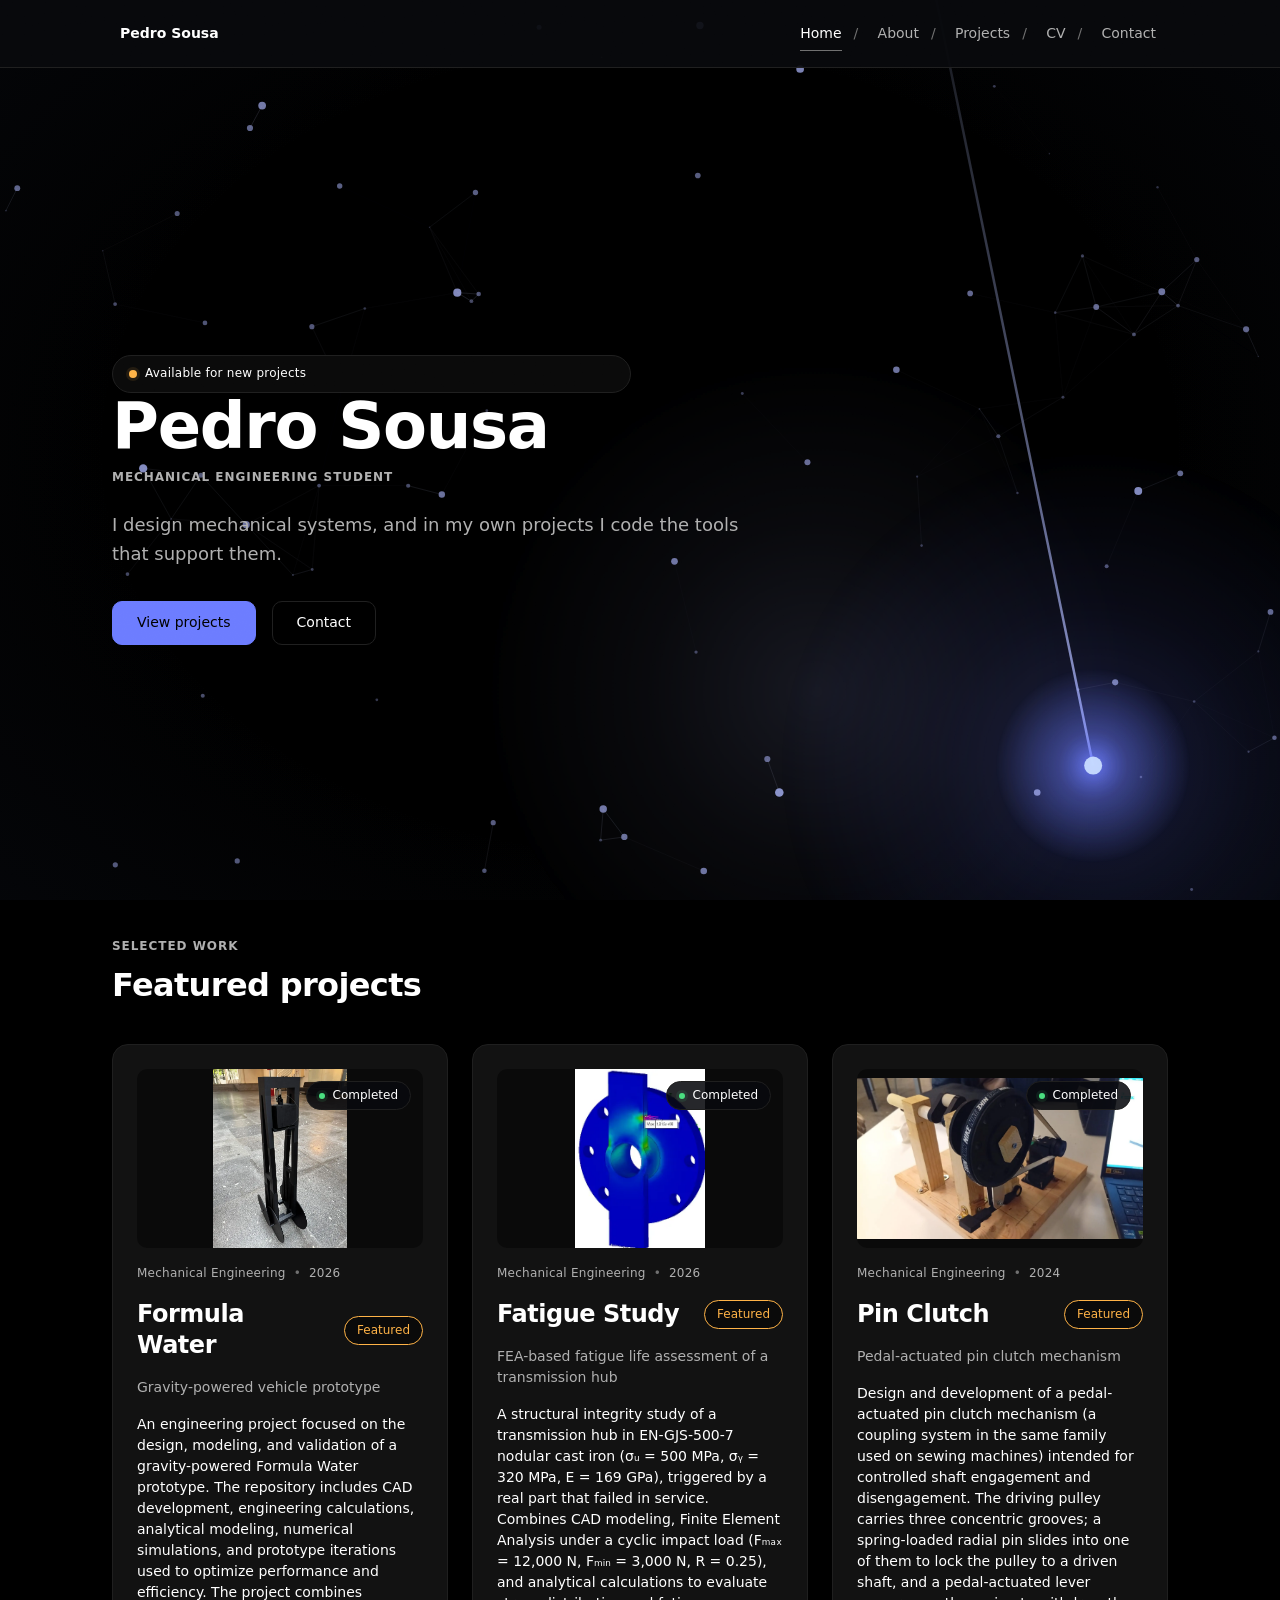
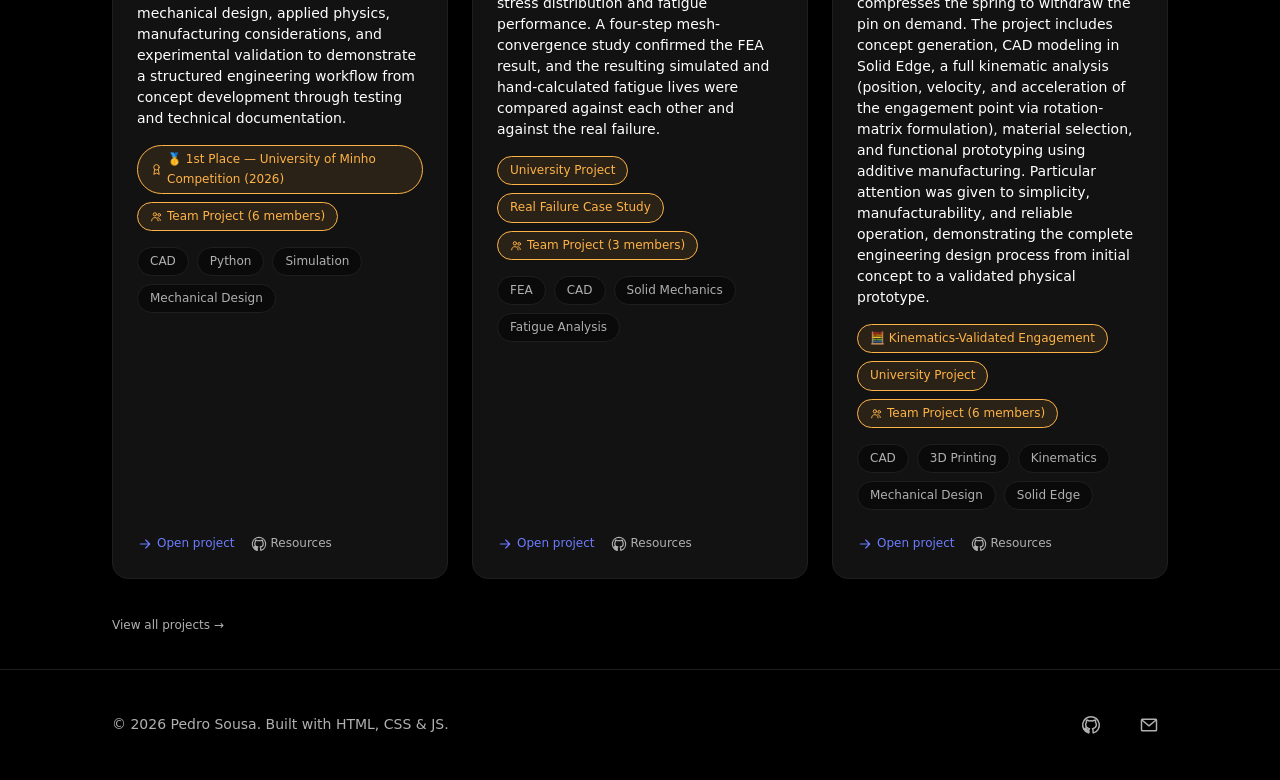
<file: index.html>
<!--
  PURPOSE
    Home page. First thing a visitor sees: hero introduction, featured
    projects (data-driven), and a path to Projects/Contact.

  DEPENDENCIES
    assets/css/{tokens,base,layout,components,pages,micro-interactions}.css
    assets/js/main.js (renders featured projects via render-projects.js;
      also drives cursor/magnetic/tilt fx and the hero text-decode effect)
    assets/data/projects.json (for the featured cards)

  SAFE EDITS
    Copy edits: hero name/role/lede text below, and the CTA button labels.
    Keep the hero name wrapped in <span data-decode> — that's what
    text-decode.js scrambles/resolves on load; editing the text inside it
    is fine, removing the attribute just turns the effect off.
    Do NOT hand-edit the featured project cards — they're generated from
    assets/data/projects.json; edit that file instead.
-->
<!DOCTYPE html>
<html lang="en">
<head>
  <meta charset="UTF-8">
  <meta name="viewport" content="width=device-width, initial-scale=1">
  <title>Pedro Sousa — Mechanical Engineering Student</title>
  <meta name="description" content="Pedro Sousa is a Mechanical Engineering student at the University of Minho, building a career in mechanical engineering and coding as a personal hobby.">
  <link rel="canonical" href="https://pedrosousaeng.github.io/portfolio/">

  <!-- Open Graph -->
  <meta property="og:type" content="website">
  <meta property="og:title" content="Pedro Sousa — Mechanical Engineering Student">
  <meta property="og:description" content="Mechanical Engineering student at the University of Minho, building a career in mechanical engineering.">
  <meta property="og:url" content="https://pedrosousaeng.github.io/portfolio/">
  <meta property="og:image" content="https://pedrosousaeng.github.io/portfolio/assets/images/og-image.png">

  <!-- Twitter -->
  <meta name="twitter:card" content="summary_large_image">
  <meta name="twitter:title" content="Pedro Sousa — Mechanical Engineering Student">
  <meta name="twitter:description" content="Engineering, technology, and artificial intelligence in service of concrete solutions.">
  <meta name="twitter:image" content="https://pedrosousaeng.github.io/portfolio/assets/images/og-image.png">

  <link rel="icon" type="image/svg+xml" href="assets/icons/favicon.svg">
  <link rel="icon" type="image/png" sizes="32x32" href="assets/icons/favicon-32.png">
  <link rel="apple-touch-icon" href="assets/icons/apple-touch-icon.png">

  <link rel="stylesheet" href="assets/css/tokens.css">
  <link rel="stylesheet" href="assets/css/base.css">
  <link rel="stylesheet" href="assets/css/layout.css">
  <link rel="stylesheet" href="assets/css/components.css">
  <link rel="stylesheet" href="assets/css/pages.css">
  <link rel="stylesheet" href="assets/css/micro-interactions.css">
  <link rel="stylesheet" href="assets/css/scrollbar.css">
  <link rel="stylesheet" href="assets/css/scroll-progress.css">
  <link rel="stylesheet" href="assets/css/page-transitions.css">
  <link rel="stylesheet" href="assets/css/svg-line-draw.css">
  <link rel="stylesheet" href="assets/css/noise.css">

  <script type="application/ld+json">
  {
    "@context": "https://schema.org",
    "@type": "Person",
    "name": "Pedro Sousa",
    "jobTitle": "Mechanical Engineering Student",
    "url": "https://pedrosousaeng.github.io/portfolio/",
    "sameAs": [
      "https://github.com/PedroSousaEng",
      "https://www.linkedin.com/in/pedro-sousa-3408201a4/"
    ]
  }
  </script>
<!-- Private analytics (GoatCounter). Only you see the stats — no
         dashboard, banner, or cookie notice is shown to visitors.
         Site code: pedro-sousa (goatcounter.com/settings). -->
    <script data-goatcounter="https://pedro-sousa.goatcounter.com/count"
            async src="https://gc.zgo.at/count.js"></script>
  </head>
<body data-page="home">
  <a class="skip-link" href="#main">Skip to content</a>

  <header class="site-header">
    <div class="container nav">
      <a class="nav__brand" href="index.html"><span data-site="name">Pedro Sousa</span></a>
      <button class="nav__toggle" type="button" data-nav-toggle aria-expanded="false" aria-controls="primary-navigation" aria-label="Open menu">
        <svg class="icon" viewBox="0 0 24 24" aria-hidden="true"><path d="M3 6h18M3 12h18M3 18h18"/></svg>
      </button>
      <nav class="nav__menu" id="primary-navigation" data-nav-menu data-open="false" aria-label="Primary">
        <a href="index.html" aria-current="page">Home</a>
        <a href="about.html">About</a>
        <a href="projects.html">Projects</a>
        <a href="cv.html">CV</a>
        <a href="contact.html">Contact</a>
      </nav>
    </div>
  </header>

  <main id="main">
    <section class="hero container">
      <p class="pill" data-animate="1">
        <span class="pill__dot" aria-hidden="true"></span>
        Available for new projects
      </p>

      <h1 class="hero__name" data-animate="2">
        <span data-decode data-site="name">Pedro Sousa</span>
      </h1>

      <p class="eyebrow mt-2" data-animate="2" data-site="role">Mechanical Engineering Student</p>

      <p class="hero__lede text-lg mt-6" data-animate="3">
        <span data-site="tagline"></span>
      </p>

      <div class="hero__actions mt-8" data-animate="4">
        <a class="btn btn--primary" href="projects.html">View projects</a>
        <a class="btn btn--secondary" href="contact.html">Contact</a>
      </div>
    </section>

    <section class="section section--tight container" aria-labelledby="featured-heading" data-reveal>
      <div class="section-heading">
        <p class="eyebrow">Selected work</p>
        <h2 id="featured-heading" class="text-2xl mt-2">Featured projects</h2>
      </div>

      <div class="grid grid--3" data-featured-projects aria-live="polite">
        <p class="empty-state">Loading featured projects…</p>
      </div>

      <p class="mt-8">
        <a class="card__link" href="projects.html">View all projects →</a>
      </p>
    </section>
  </main>

  <footer class="site-footer">
    <div class="container split">
      <p class="text-sm text-muted">© <span data-current-year>2026</span> <span data-site="name">Pedro Sousa</span>. Built with HTML, CSS &amp; JS.</p>
      <div class="cluster" aria-label="Social links">
        <a class="btn btn--ghost" data-social="github" href="https://github.com/PedroSousaEng" target="_blank" rel="noopener noreferrer" aria-label="GitHub (opens in a new tab)">
          <svg class="icon" viewBox="0 0 24 24" aria-hidden="true"><path d="M12 2a10 10 0 0 0-3.16 19.49c.5.09.68-.22.68-.48v-1.7c-2.78.6-3.37-1.34-3.37-1.34-.46-1.16-1.11-1.47-1.11-1.47-.91-.62.07-.6.07-.6 1 .07 1.53 1.03 1.53 1.03.89 1.53 2.34 1.09 2.91.83.09-.65.35-1.09.63-1.34-2.22-.25-4.56-1.11-4.56-4.94 0-1.09.39-1.98 1.03-2.68-.1-.25-.45-1.27.1-2.65 0 0 .84-.27 2.75 1.02a9.52 9.52 0 0 1 5 0c1.91-1.3 2.75-1.02 2.75-1.02.55 1.38.2 2.4.1 2.65.64.7 1.03 1.59 1.03 2.68 0 3.84-2.35 4.68-4.58 4.93.36.31.68.92.68 1.85v2.74c0 .26.18.58.69.48A10 10 0 0 0 12 2Z"/></svg>
        </a>
        <a class="btn btn--ghost" data-social="email" href="mailto:pedro.sousa.engmec@gmail.com" aria-label="Send an email to Pedro Sousa">
          <svg class="icon" viewBox="0 0 24 24" aria-hidden="true"><path d="M4 5h16a1 1 0 0 1 1 1v12a1 1 0 0 1-1 1H4a1 1 0 0 1-1-1V6a1 1 0 0 1 1-1Z"/><path d="m3.5 6 8.5 7 8.5-7"/></svg>
        </a>
      </div>
    </div>
  </footer>

  <script type="module" src="assets/js/main.js"></script>
  <div class="noise" aria-hidden="true"></div>
</body>
</html>
</file>
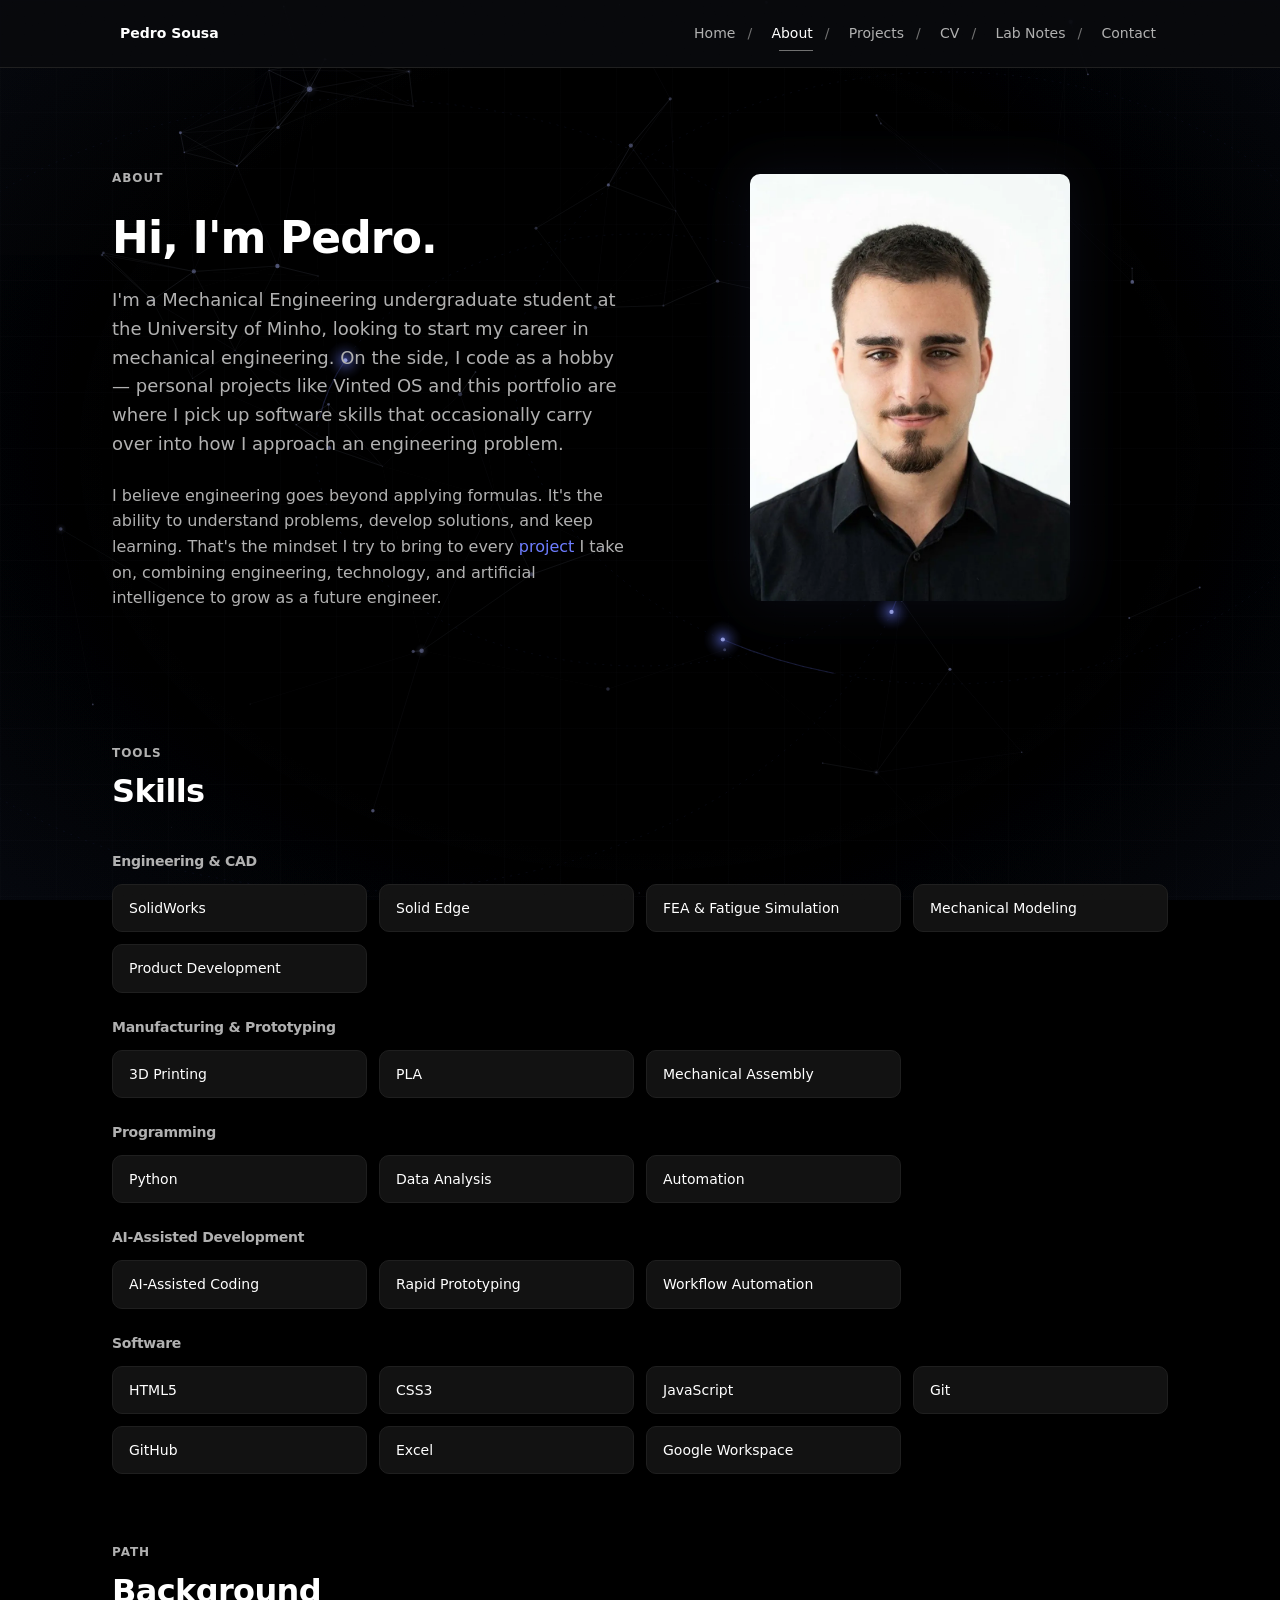
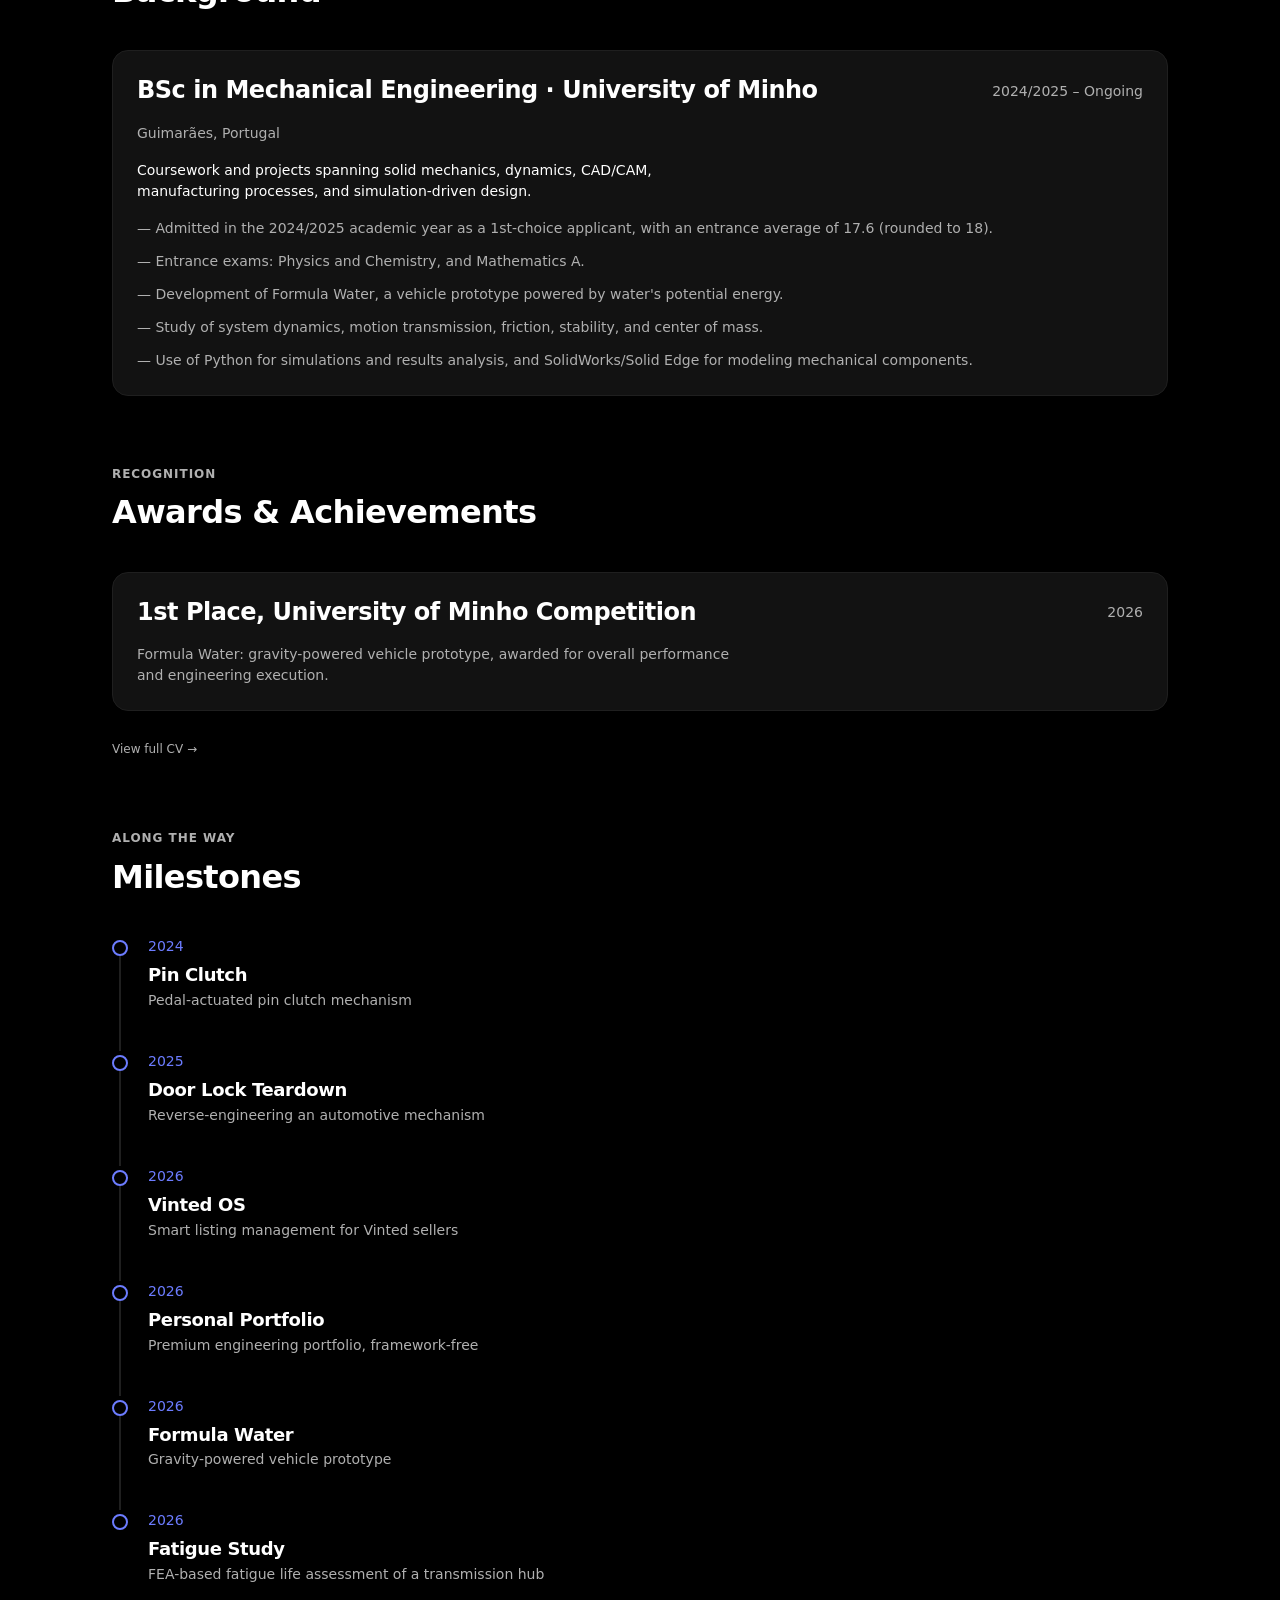
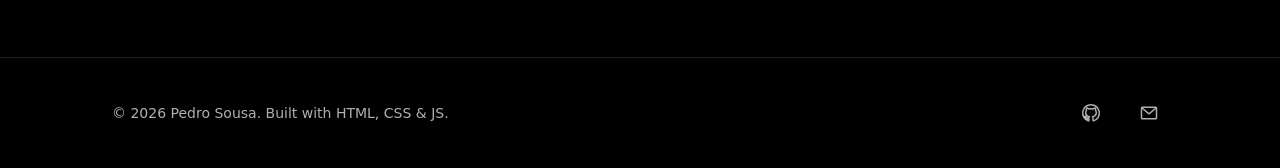
<file: about.html>
<!--
  PURPOSE
    About page. Bio copy, skills grid, formal experience, and a personal
    milestone timeline.

  DEPENDENCIES
    assets/css/{tokens,base,layout,components,pages,micro-interactions}.css
    assets/js/main.js (renders skills.json, cv.json (education/awards),
    and projects.json (timeline) via render-about.js)

  SAFE EDITS
    Bio paragraph text below is safe to hand-edit directly. Skills come
    from assets/data/skills.json; education/experience and awards come
    from assets/data/cv.json; the milestone timeline is generated from
    assets/data/projects.json. Edit those files, not here — this file
    only provides the empty containers those renderers populate.
-->
<!DOCTYPE html>
<html lang="en">
<head>
  <meta charset="UTF-8">
  <meta name="viewport" content="width=device-width, initial-scale=1">
  <title>About — Pedro Sousa</title>
  <meta name="description" content="Mechanical Engineering student at the University of Minho, starting a career in mechanical engineering, with coding as a personal-projects hobby.">
  <link rel="canonical" href="https://pedrosousaeng.github.io/portfolio/about.html">

  <meta property="og:type" content="profile">
  <meta property="og:title" content="About — Pedro Sousa">
  <meta property="og:description" content="Mechanical Engineering student at the University of Minho, building a career in mechanical engineering.">
  <meta property="og:url" content="https://pedrosousaeng.github.io/portfolio/about.html">
  <meta property="og:image" content="https://pedrosousaeng.github.io/portfolio/assets/images/og-image.png">

  <meta name="twitter:card" content="summary_large_image">
  <meta name="twitter:title" content="About — Pedro Sousa">
  <meta name="twitter:image" content="https://pedrosousaeng.github.io/portfolio/assets/images/og-image.png">

  <link rel="icon" type="image/svg+xml" href="assets/icons/favicon.svg">
  <link rel="icon" type="image/png" sizes="32x32" href="assets/icons/favicon-32.png">
  <link rel="apple-touch-icon" href="assets/icons/apple-touch-icon.png">

  <link rel="stylesheet" href="assets/css/tokens.css">
  <link rel="stylesheet" href="assets/css/base.css">
  <link rel="stylesheet" href="assets/css/layout.css">
  <link rel="stylesheet" href="assets/css/components.css">
  <link rel="stylesheet" href="assets/css/pages.css">
  <link rel="stylesheet" href="assets/css/micro-interactions.css">
  <link rel="stylesheet" href="assets/css/scrollbar.css">
  <link rel="stylesheet" href="assets/css/scroll-progress.css">
  <link rel="stylesheet" href="assets/css/page-transitions.css">
  <link rel="stylesheet" href="assets/css/svg-line-draw.css">
  <link rel="stylesheet" href="assets/css/noise.css">
  <!-- Phase 4: About-only technological-network background layer.
       Scoped internally to [data-page="about"], so loading it on other
       pages would be inert — but we only reference it where it matters. -->
  <link rel="stylesheet" href="assets/css/effects/tech-network.css">
<!-- Private analytics (GoatCounter). Only you see the stats — no
         dashboard, banner, or cookie notice is shown to visitors.
         Site code: pedro-sousa (goatcounter.com/settings). -->
    <script data-goatcounter="https://pedro-sousa.goatcounter.com/count"
            async src="https://gc.zgo.at/count.js"></script>
  </head>
<body data-page="about">
  <a class="skip-link" href="#main">Skip to content</a>

  <header class="site-header">
    <div class="container nav">
      <a class="nav__brand" href="index.html"><span data-site="name">Pedro Sousa</span></a>
      <button class="nav__toggle" type="button" data-nav-toggle aria-expanded="false" aria-controls="primary-navigation" aria-label="Open menu">
        <svg class="icon" viewBox="0 0 24 24" aria-hidden="true"><path d="M3 6h18M3 12h18M3 18h18"/></svg>
      </button>
      <nav class="nav__menu" id="primary-navigation" data-nav-menu data-open="false" aria-label="Primary">
        <a href="index.html">Home</a>
        <a href="about.html" aria-current="page">About</a>
        <a href="projects.html">Projects</a>
        <a href="cv.html">CV</a>
        <a href="lab-notes.html">Lab Notes</a>
        <a href="contact.html">Contact</a>
      </nav>
    </div>
  </header>

  <main id="main">
    <section class="section container" data-reveal>
      <div class="grid grid--2 items-center">
        <div class="stack">
          <p class="eyebrow">About</p>
          <h1 class="text-3xl font-display">Hi, I'm <span data-site="first-name">Pedro</span>.</h1>
          <p class="text-lg text-muted">
            I'm a Mechanical Engineering undergraduate student at the
            University of Minho, looking to start my career in mechanical
            engineering. On the side, I code as a hobby — personal projects
            like Vinted OS and this portfolio are where I pick up software
            skills that occasionally carry over into how I approach an
            engineering problem.
          </p>
          <p class="text-base text-muted">
            I believe engineering goes beyond applying formulas. It's the
            ability to understand problems, develop solutions, and keep
            learning. That's the mindset I try to bring to every
            <a class="text-accent" href="projects.html">project</a>
            I take on, combining engineering, technology, and artificial
            intelligence to grow as a future engineer.
          </p>
        </div>
        <img
          class="card__image about-avatar"
          src="assets/images/pedro-avatar.webp"
          alt="Portrait of Pedro Sousa"
          width="800"
          height="1422"
        >
      </div>
    </section>

    <section class="section section--tight container" aria-labelledby="skills-heading" data-reveal>
      <div class="section-heading">
        <p class="eyebrow">Tools</p>
        <h2 id="skills-heading" class="text-2xl mt-2">Skills</h2>
      </div>
      <div class="stack" data-skills aria-live="polite">
        <p class="empty-state">Loading skills…</p>
      </div>
    </section>

    <section class="section section--tight container" aria-labelledby="experience-heading" data-reveal>
      <div class="section-heading">
        <p class="eyebrow">Path</p>
        <h2 id="experience-heading" class="text-2xl mt-2">Background</h2>
      </div>
      <div class="stack" data-experience aria-live="polite">
        <p class="empty-state">Loading background…</p>
      </div>
    </section>

    <section class="section section--tight container" aria-labelledby="awards-heading" data-reveal>
      <div class="section-heading">
        <p class="eyebrow">Recognition</p>
        <h2 id="awards-heading" class="text-2xl mt-2">Awards &amp; Achievements</h2>
      </div>
      <div class="stack stack--tight" data-awards aria-live="polite">
        <p class="empty-state">Loading awards…</p>
      </div>
      <p class="mt-6">
        <a class="card__link" href="cv.html">View full CV →</a>
      </p>
    </section>

    <section class="section section--tight container" aria-labelledby="timeline-heading" data-reveal>
      <div class="section-heading">
        <p class="eyebrow">Along the way</p>
        <h2 id="timeline-heading" class="text-2xl mt-2">Milestones</h2>
      </div>
      <div data-timeline aria-live="polite">
        <p class="empty-state">Loading milestones…</p>
      </div>
    </section>
  </main>

  <footer class="site-footer">
    <div class="container split">
      <p class="text-sm text-muted">© <span data-current-year>2026</span> <span data-site="name">Pedro Sousa</span>. Built with HTML, CSS &amp; JS.</p>
      <div class="cluster" aria-label="Social links">
        <a class="btn btn--ghost" data-social="github" href="https://github.com/PedroSousaEng" target="_blank" rel="noopener noreferrer" aria-label="GitHub (opens in a new tab)">
          <svg class="icon" viewBox="0 0 24 24" aria-hidden="true"><path d="M12 2a10 10 0 0 0-3.16 19.49c.5.09.68-.22.68-.48v-1.7c-2.78.6-3.37-1.34-3.37-1.34-.46-1.16-1.11-1.47-1.11-1.47-.91-.62.07-.6.07-.6 1 .07 1.53 1.03 1.53 1.03.89 1.53 2.34 1.09 2.91.83.09-.65.35-1.09.63-1.34-2.22-.25-4.56-1.11-4.56-4.94 0-1.09.39-1.98 1.03-2.68-.1-.25-.45-1.27.1-2.65 0 0 .84-.27 2.75 1.02a9.52 9.52 0 0 1 5 0c1.91-1.3 2.75-1.02 2.75-1.02.55 1.38.2 2.4.1 2.65.64.7 1.03 1.59 1.03 2.68 0 3.84-2.35 4.68-4.58 4.93.36.31.68.92.68 1.85v2.74c0 .26.18.58.69.48A10 10 0 0 0 12 2Z"/></svg>
        </a>
        <a class="btn btn--ghost" data-social="email" href="mailto:pedro.sousa.engmec@gmail.com" aria-label="Send an email to Pedro Sousa">
          <svg class="icon" viewBox="0 0 24 24" aria-hidden="true"><path d="M4 5h16a1 1 0 0 1 1 1v12a1 1 0 0 1-1 1H4a1 1 0 0 1-1-1V6a1 1 0 0 1 1-1Z"/><path d="m3.5 6 8.5 7 8.5-7"/></svg>
        </a>
      </div>
    </div>
  </footer>

  <script type="module" src="assets/js/main.js"></script>
  <div class="noise" aria-hidden="true"></div>
</body>
</html>
</file>
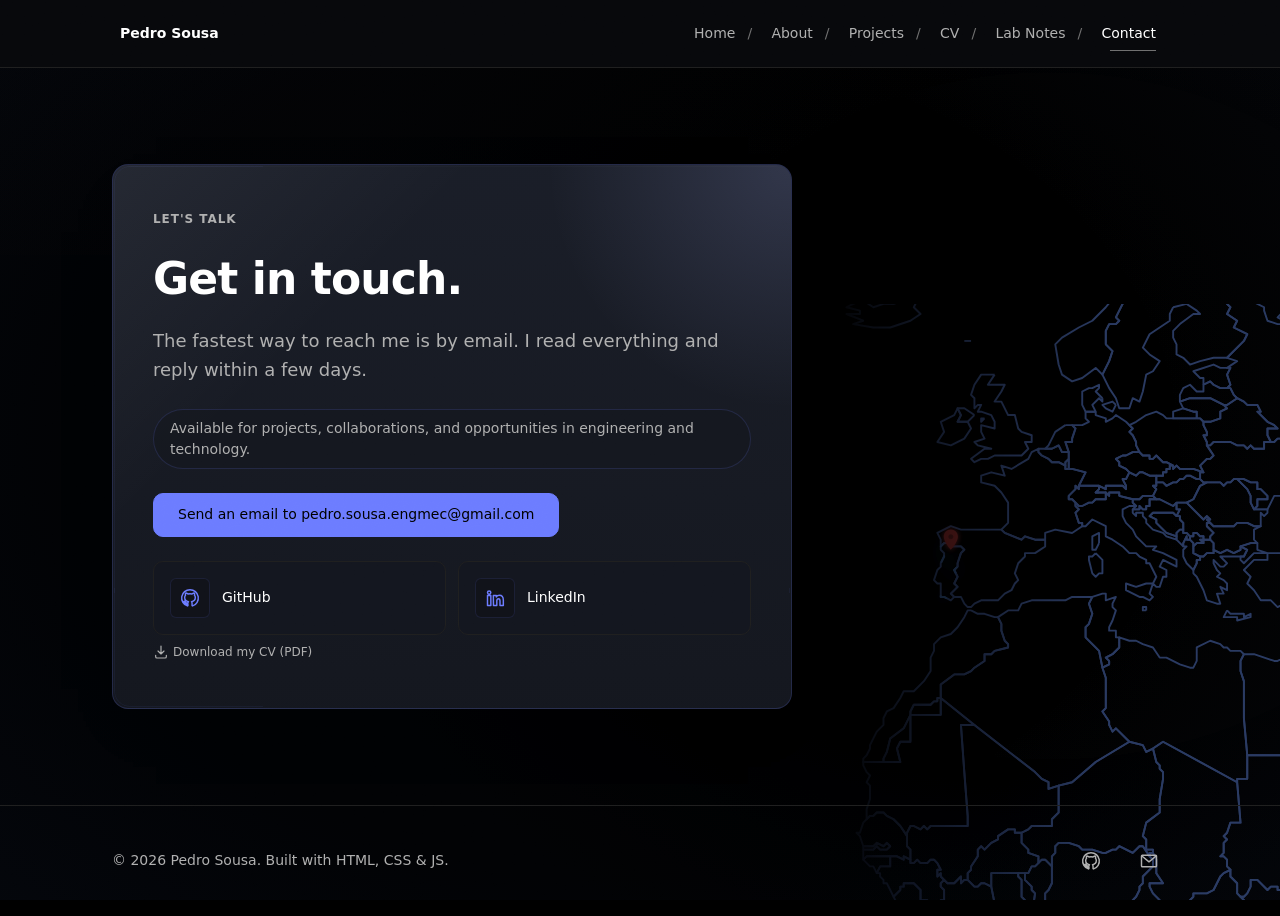
<file: contact.html>
<!--
  PURPOSE
    Contact page. No backend, no form — a mailto: CTA plus social links,
    per project brief. Rendered from socials.json so there's one place to
    update contact details.

  DEPENDENCIES
    assets/css/{tokens,base,layout,components,pages,micro-interactions}.css
    assets/css/effects/world-map.css
    assets/js/main.js (renders assets/data/socials.json via render-contact.js)

  SAFE EDITS
    Edit assets/data/socials.json to change the email address or social
    links — this page only provides the container those get rendered into.
-->
<!DOCTYPE html>
<html lang="en">
<head>
  <meta charset="UTF-8">
  <meta name="viewport" content="width=device-width, initial-scale=1">
  <title>Contact — Pedro Sousa</title>
  <meta name="description" content="Contact Pedro Sousa by email, GitHub, or LinkedIn.">
  <link rel="canonical" href="https://pedrosousaeng.github.io/portfolio/contact.html">

  <meta property="og:type" content="website">
  <meta property="og:title" content="Contact — Pedro Sousa">
  <meta property="og:description" content="Get in touch by email, GitHub, or LinkedIn.">
  <meta property="og:url" content="https://pedrosousaeng.github.io/portfolio/contact.html">
  <meta property="og:image" content="https://pedrosousaeng.github.io/portfolio/assets/images/og-image.png">

  <meta name="twitter:card" content="summary_large_image">
  <meta name="twitter:title" content="Contact — Pedro Sousa">
  <meta name="twitter:image" content="https://pedrosousaeng.github.io/portfolio/assets/images/og-image.png">

  <link rel="icon" type="image/svg+xml" href="assets/icons/favicon.svg">
  <link rel="icon" type="image/png" sizes="32x32" href="assets/icons/favicon-32.png">
  <link rel="apple-touch-icon" href="assets/icons/apple-touch-icon.png">

  <link rel="stylesheet" href="assets/css/tokens.css">
  <link rel="stylesheet" href="assets/css/base.css">
  <link rel="stylesheet" href="assets/css/layout.css">
  <link rel="stylesheet" href="assets/css/components.css">
  <link rel="stylesheet" href="assets/css/pages.css">
  <link rel="stylesheet" href="assets/css/micro-interactions.css">
  <link rel="stylesheet" href="assets/css/scrollbar.css">
  <link rel="stylesheet" href="assets/css/scroll-progress.css">
  <link rel="stylesheet" href="assets/css/page-transitions.css">
  <link rel="stylesheet" href="assets/css/svg-line-draw.css">
  <link rel="stylesheet" href="assets/css/noise.css">
  <link rel="stylesheet" href="assets/css/effects/world-map.css">
<!-- Private analytics (GoatCounter). Only you see the stats — no
         dashboard, banner, or cookie notice is shown to visitors.
         Site code: pedro-sousa (goatcounter.com/settings). -->
    <script data-goatcounter="https://pedro-sousa.goatcounter.com/count"
            async src="https://gc.zgo.at/count.js"></script>
  </head>
<body data-page="contact">
  <a class="skip-link" href="#main">Skip to content</a>

  <header class="site-header">
    <div class="container nav">
      <a class="nav__brand" href="index.html"><span data-site="name">Pedro Sousa</span></a>
      <button class="nav__toggle" type="button" data-nav-toggle aria-expanded="false" aria-controls="primary-navigation" aria-label="Open menu">
        <svg class="icon" viewBox="0 0 24 24" aria-hidden="true"><path d="M3 6h18M3 12h18M3 18h18"/></svg>
      </button>
      <nav class="nav__menu" id="primary-navigation" data-nav-menu data-open="false" aria-label="Primary">
        <a href="index.html">Home</a>
        <a href="about.html">About</a>
        <a href="projects.html">Projects</a>
        <a href="cv.html">CV</a>
        <a href="lab-notes.html">Lab Notes</a>
        <a href="contact.html" aria-current="page">Contact</a>
      </nav>
    </div>
  </header>

  <main id="main">
    <section class="section container" aria-labelledby="contact-heading" data-reveal>
      <div class="contact-card stack">
        <p class="eyebrow">Let's talk</p>
        <h1 id="contact-heading" class="text-3xl font-display">Get in touch.</h1>
        <p class="text-lg text-muted">
          The fastest way to reach me is by email. I read everything and
          reply within a few days.
        </p>

        <p class="contact-card__meta text-sm">Available for projects, collaborations, and opportunities in engineering and technology.</p>

        <div data-contact aria-live="polite">
          <p class="empty-state">Loading contact details…</p>
        </div>

        <a class="card__link mt-2" href="assets/documents/cv-pedro-sousa.pdf" download>
          <svg class="icon icon--sm" viewBox="0 0 24 24" aria-hidden="true"><path d="M12 3v12m0 0-4.5-4.5M12 15l4.5-4.5"/><path d="M4 17v2a2 2 0 0 0 2 2h12a2 2 0 0 0 2-2v-2"/></svg>
          Download my CV (PDF)
        </a>
      </div>
    </section>
  </main>

  <footer class="site-footer">
    <div class="container split">
      <p class="text-sm text-muted">© <span data-current-year>2026</span> <span data-site="name">Pedro Sousa</span>. Built with HTML, CSS &amp; JS.</p>
      <div class="cluster" aria-label="Social links">
        <a class="btn btn--ghost" data-social="github" href="https://github.com/PedroSousaEng" target="_blank" rel="noopener noreferrer" aria-label="GitHub (opens in a new tab)">
          <svg class="icon" viewBox="0 0 24 24" aria-hidden="true"><path d="M12 2a10 10 0 0 0-3.16 19.49c.5.09.68-.22.68-.48v-1.7c-2.78.6-3.37-1.34-3.37-1.34-.46-1.16-1.11-1.47-1.11-1.47-.91-.62.07-.6.07-.6 1 .07 1.53 1.03 1.53 1.03.89 1.53 2.34 1.09 2.91.83.09-.65.35-1.09.63-1.34-2.22-.25-4.56-1.11-4.56-4.94 0-1.09.39-1.98 1.03-2.68-.1-.25-.45-1.27.1-2.65 0 0 .84-.27 2.75 1.02a9.52 9.52 0 0 1 5 0c1.91-1.3 2.75-1.02 2.75-1.02.55 1.38.2 2.4.1 2.65.64.7 1.03 1.59 1.03 2.68 0 3.84-2.35 4.68-4.58 4.93.36.31.68.92.68 1.85v2.74c0 .26.18.58.69.48A10 10 0 0 0 12 2Z"/></svg>
        </a>
        <a class="btn btn--ghost" data-social="email" href="mailto:pedro.sousa.engmec@gmail.com" aria-label="Send an email to Pedro Sousa">
          <svg class="icon" viewBox="0 0 24 24" aria-hidden="true"><path d="M4 5h16a1 1 0 0 1 1 1v12a1 1 0 0 1-1 1H4a1 1 0 0 1-1-1V6a1 1 0 0 1 1-1Z"/><path d="m3.5 6 8.5 7 8.5-7"/></svg>
        </a>
      </div>
    </div>
  </footer>

  <script type="module" src="assets/js/main.js"></script>
  <div class="noise" aria-hidden="true"></div>
</body>
</html>
</file>
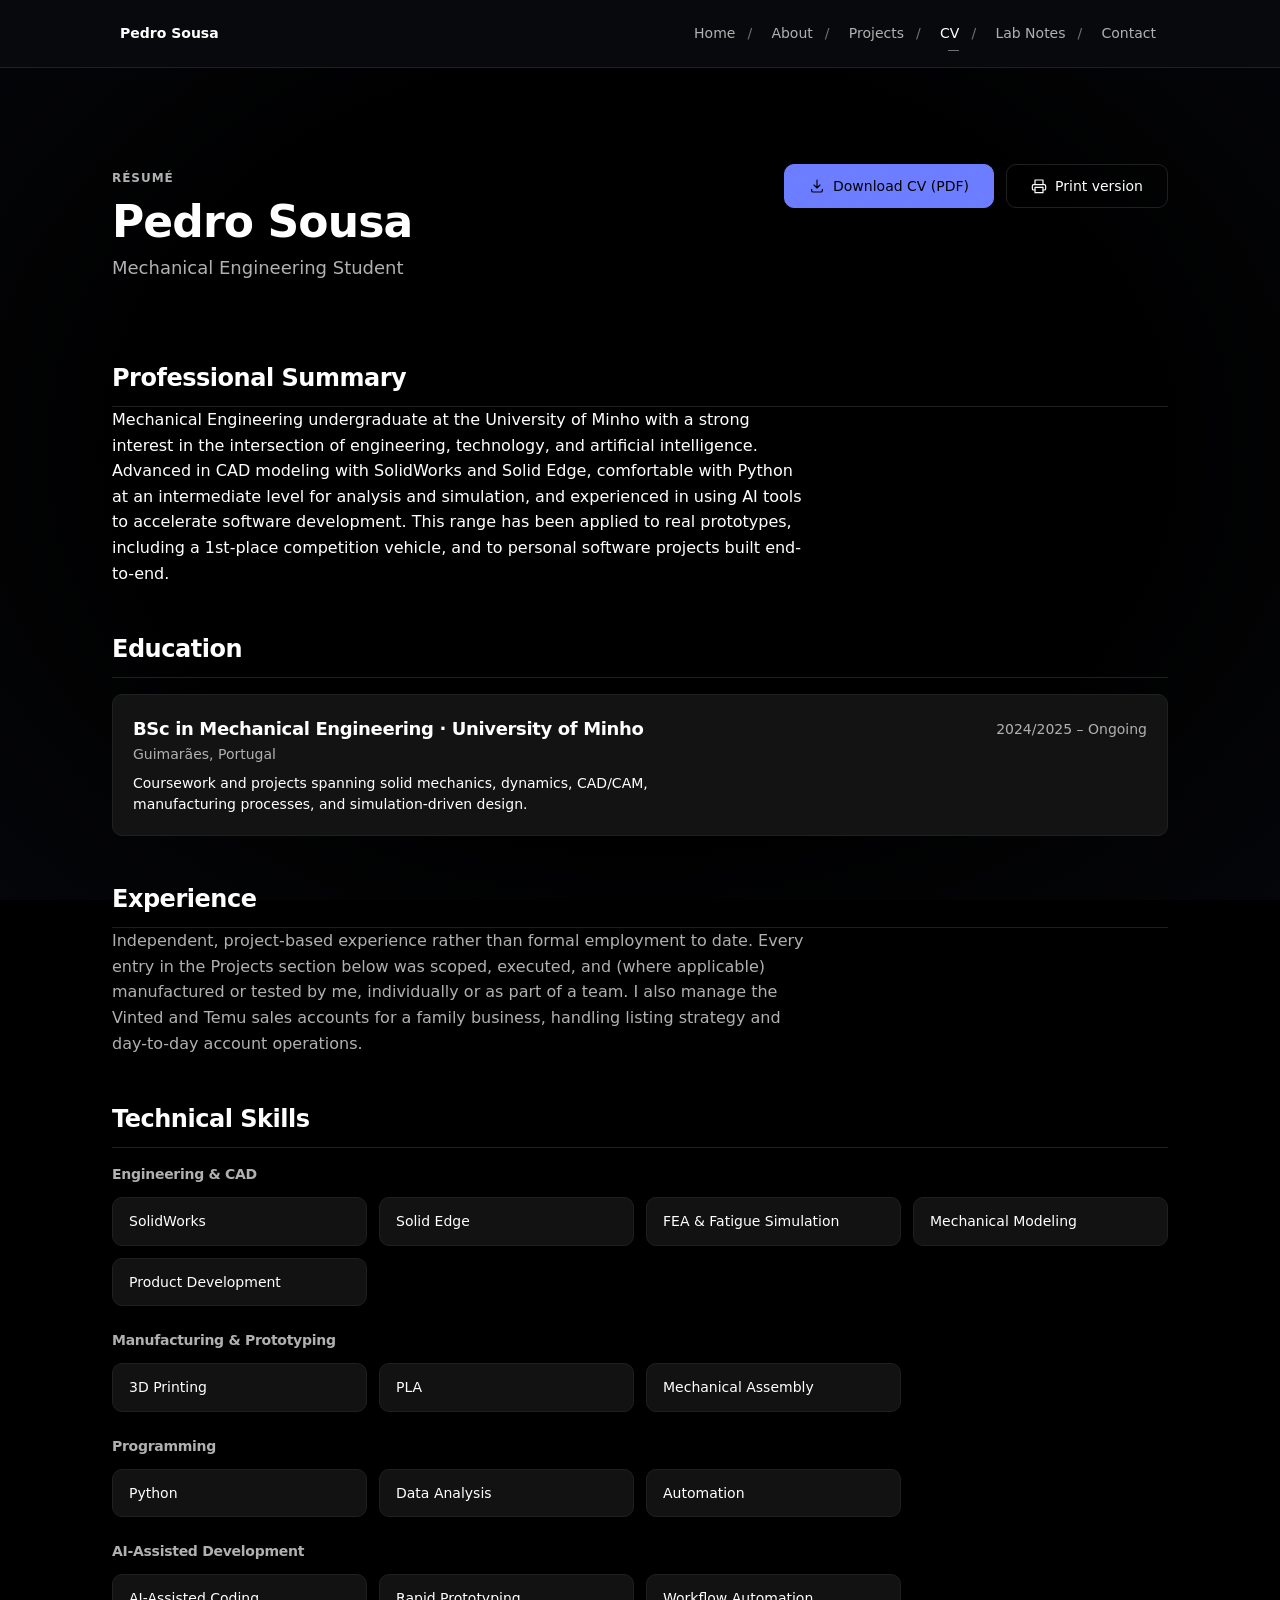
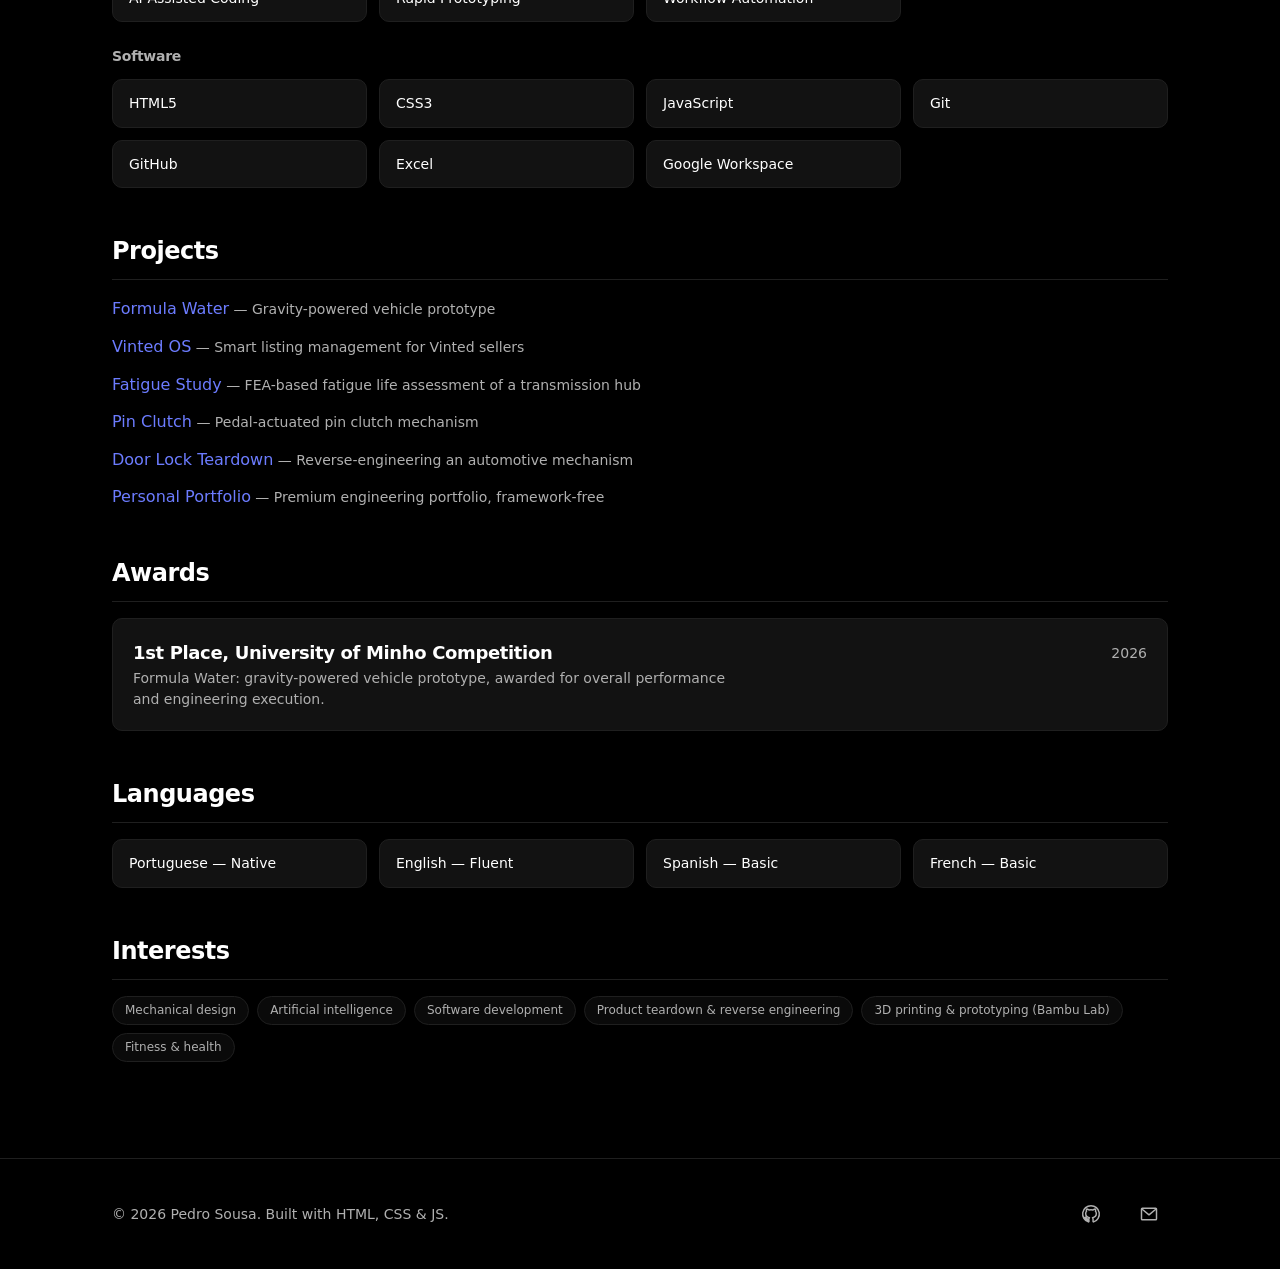
<file: cv.html>
<!--
  PURPOSE
    Full online résumé / CV page. Renders assets/data/cv.json into a
    complete, printable professional profile: summary, education,
    experience, technical skills, projects, awards, certifications,
    languages, and interests — plus a Download CV (PDF) button and a
    Print version button.

  DEPENDENCIES
    assets/css/{tokens,base,layout,components,pages,micro-interactions,cv}.css
    assets/js/main.js (renders assets/data/cv.json via render-cv.js)

  SAFE EDITS
    Do NOT hand-edit CV content here — edit assets/data/cv.json instead;
    this page only provides the container the renderer populates.
    To wire up a real PDF, drop it at assets/documents/cv-pedro-sousa.pdf
    (or update the two hrefs below to point wherever it actually lives).
    "Print version" opens that same PDF and prints IT (not this HTML
    page) — see the inline script near the end of this file.
-->
<!DOCTYPE html>
<html lang="en">
<head>
  <meta charset="UTF-8">
  <meta name="viewport" content="width=device-width, initial-scale=1">
  <title>CV — Pedro Sousa</title>
  <meta name="description" content="Online résumé of Pedro Sousa: mechanical engineering education, projects, and awards, with a downloadable PDF version.">
  <link rel="canonical" href="https://pedrosousaeng.github.io/portfolio/cv.html">

  <meta property="og:type" content="website">
  <meta property="og:title" content="CV — Pedro Sousa">
  <meta property="og:description" content="Online résumé: mechanical engineering education, projects, and awards, with a downloadable PDF version.">
  <meta property="og:url" content="https://pedrosousaeng.github.io/portfolio/cv.html">
  <meta property="og:image" content="https://pedrosousaeng.github.io/portfolio/assets/images/og-image.png">

  <meta name="twitter:card" content="summary_large_image">
  <meta name="twitter:title" content="CV — Pedro Sousa">
  <meta name="twitter:image" content="https://pedrosousaeng.github.io/portfolio/assets/images/og-image.png">

  <link rel="icon" type="image/svg+xml" href="assets/icons/favicon.svg">
  <link rel="icon" type="image/png" sizes="32x32" href="assets/icons/favicon-32.png">
  <link rel="apple-touch-icon" href="assets/icons/apple-touch-icon.png">

  <link rel="stylesheet" href="assets/css/tokens.css">
  <link rel="stylesheet" href="assets/css/base.css">
  <link rel="stylesheet" href="assets/css/layout.css">
  <link rel="stylesheet" href="assets/css/components.css">
  <link rel="stylesheet" href="assets/css/pages.css">
  <link rel="stylesheet" href="assets/css/micro-interactions.css">
  <link rel="stylesheet" href="assets/css/scrollbar.css">
  <link rel="stylesheet" href="assets/css/scroll-progress.css">
  <link rel="stylesheet" href="assets/css/page-transitions.css">
  <link rel="stylesheet" href="assets/css/svg-line-draw.css">
  <link rel="stylesheet" href="assets/css/noise.css">
  <link rel="stylesheet" href="assets/css/cv.css">
<!-- Private analytics (GoatCounter). Only you see the stats — no
         dashboard, banner, or cookie notice is shown to visitors.
         Site code: pedro-sousa (goatcounter.com/settings). -->
    <script data-goatcounter="https://pedro-sousa.goatcounter.com/count"
            async src="https://gc.zgo.at/count.js"></script>
  </head>
<body data-page="cv">
  <a class="skip-link" href="#main">Skip to content</a>

  <header class="site-header">
    <div class="container nav">
      <a class="nav__brand" href="index.html"><span data-site="name">Pedro Sousa</span></a>
      <button class="nav__toggle" type="button" data-nav-toggle aria-expanded="false" aria-controls="primary-navigation" aria-label="Open menu">
        <svg class="icon" viewBox="0 0 24 24" aria-hidden="true"><path d="M3 6h18M3 12h18M3 18h18"/></svg>
      </button>
      <nav class="nav__menu" id="primary-navigation" data-nav-menu data-open="false" aria-label="Primary">
        <a href="index.html">Home</a>
        <a href="about.html">About</a>
        <a href="projects.html">Projects</a>
        <a href="cv.html" aria-current="page">CV</a>
        <a href="lab-notes.html">Lab Notes</a>
        <a href="contact.html">Contact</a>
      </nav>
    </div>
  </header>

  <main id="main">
    <section class="section container" aria-labelledby="cv-heading" data-reveal>
      <div class="cv-header">
        <div class="section-heading">
          <p class="eyebrow">Résumé</p>
          <h1 id="cv-heading" class="text-3xl font-display mt-2"><span data-site="name">Pedro Sousa</span></h1>
          <p class="text-lg text-muted mt-2" data-site="role">Mechanical Engineering Student</p>
        </div>

        <div class="cv-header__actions no-print">
          <a class="btn btn--primary" href="assets/documents/cv-pedro-sousa.pdf" download data-cv-pdf-link>
            <svg class="icon icon--sm" viewBox="0 0 24 24" aria-hidden="true"><path d="M12 3v12m0 0-4.5-4.5M12 15l4.5-4.5"/><path d="M4 17v2a2 2 0 0 0 2 2h12a2 2 0 0 0 2-2v-2"/></svg>
            Download CV (PDF)
          </a>
          <button class="btn btn--secondary" type="button" data-print-cv>
            <svg class="icon icon--sm" viewBox="0 0 24 24" aria-hidden="true"><path d="M6 9V3h12v6"/><path d="M6 18H4a2 2 0 0 1-2-2v-4a2 2 0 0 1 2-2h16a2 2 0 0 1 2 2v4a2 2 0 0 1-2 2h-2"/><path d="M6 14h12v8H6z"/></svg>
            Print version
          </button>
        </div>
      </div>

      <div class="cv-body mt-10" data-cv aria-live="polite">
        <p class="empty-state">Loading CV…</p>
      </div>
    </section>
  </main>

  <footer class="site-footer no-print">
    <div class="container split">
      <p class="text-sm text-muted">© <span data-current-year>2026</span> <span data-site="name">Pedro Sousa</span>. Built with HTML, CSS &amp; JS.</p>
      <div class="cluster" aria-label="Social links">
        <a class="btn btn--ghost" data-social="github" href="https://github.com/PedroSousaEng" target="_blank" rel="noopener noreferrer" aria-label="GitHub (opens in a new tab)">
          <svg class="icon" viewBox="0 0 24 24" aria-hidden="true"><path d="M12 2a10 10 0 0 0-3.16 19.49c.5.09.68-.22.68-.48v-1.7c-2.78.6-3.37-1.34-3.37-1.34-.46-1.16-1.11-1.47-1.11-1.47-.91-.62.07-.6.07-.6 1 .07 1.53 1.03 1.53 1.03.89 1.53 2.34 1.09 2.91.83.09-.65.35-1.09.63-1.34-2.22-.25-4.56-1.11-4.56-4.94 0-1.09.39-1.98 1.03-2.68-.1-.25-.45-1.27.1-2.65 0 0 .84-.27 2.75 1.02a9.52 9.52 0 0 1 5 0c1.91-1.3 2.75-1.02 2.75-1.02.55 1.38.2 2.4.1 2.65.64.7 1.03 1.59 1.03 2.68 0 3.84-2.35 4.68-4.58 4.93.36.31.68.92.68 1.85v2.74c0 .26.18.58.69.48A10 10 0 0 0 12 2Z"/></svg>
        </a>
        <a class="btn btn--ghost" data-social="email" href="mailto:pedro.sousa.engmec@gmail.com" aria-label="Send an email to Pedro Sousa">
          <svg class="icon" viewBox="0 0 24 24" aria-hidden="true"><path d="M4 5h16a1 1 0 0 1 1 1v12a1 1 0 0 1-1 1H4a1 1 0 0 1-1-1V6a1 1 0 0 1 1-1Z"/><path d="m3.5 6 8.5 7 8.5-7"/></svg>
        </a>
      </div>
    </div>
  </footer>

  <script>
    // "Print version" prints the actual CV PDF you uploaded to
    // assets/documents/cv-pedro-sousa.pdf (same file as the "Download CV"
    // button above, read via [data-cv-pdf-link]) — NOT this HTML page.
    // Opening the PDF in a new tab and calling print() there triggers the
    // browser's native PDF-viewer print dialog (works in Chrome/Edge;
    // Firefox/Safari open their own PDF viewer the same way).
    // If the popup is blocked, or the PDF file hasn't been uploaded yet
    // (404), fall back to printing this page instead of doing nothing.
    document.addEventListener("click", (event) => {
      if (!event.target.closest("[data-print-cv]")) return;

      const pdfLink = document.querySelector("[data-cv-pdf-link]");
      const pdfUrl = pdfLink ? pdfLink.getAttribute("href") : null;
      const pdfWindow = pdfUrl ? window.open(pdfUrl, "_blank") : null;

      if (!pdfWindow) {
        window.print();
        return;
      }

      pdfWindow.addEventListener("load", () => {
        pdfWindow.print();
      });
    });
  </script>
  <script type="module" src="assets/js/main.js"></script>
  <div class="noise" aria-hidden="true"></div>
</body>
</html>
</file>
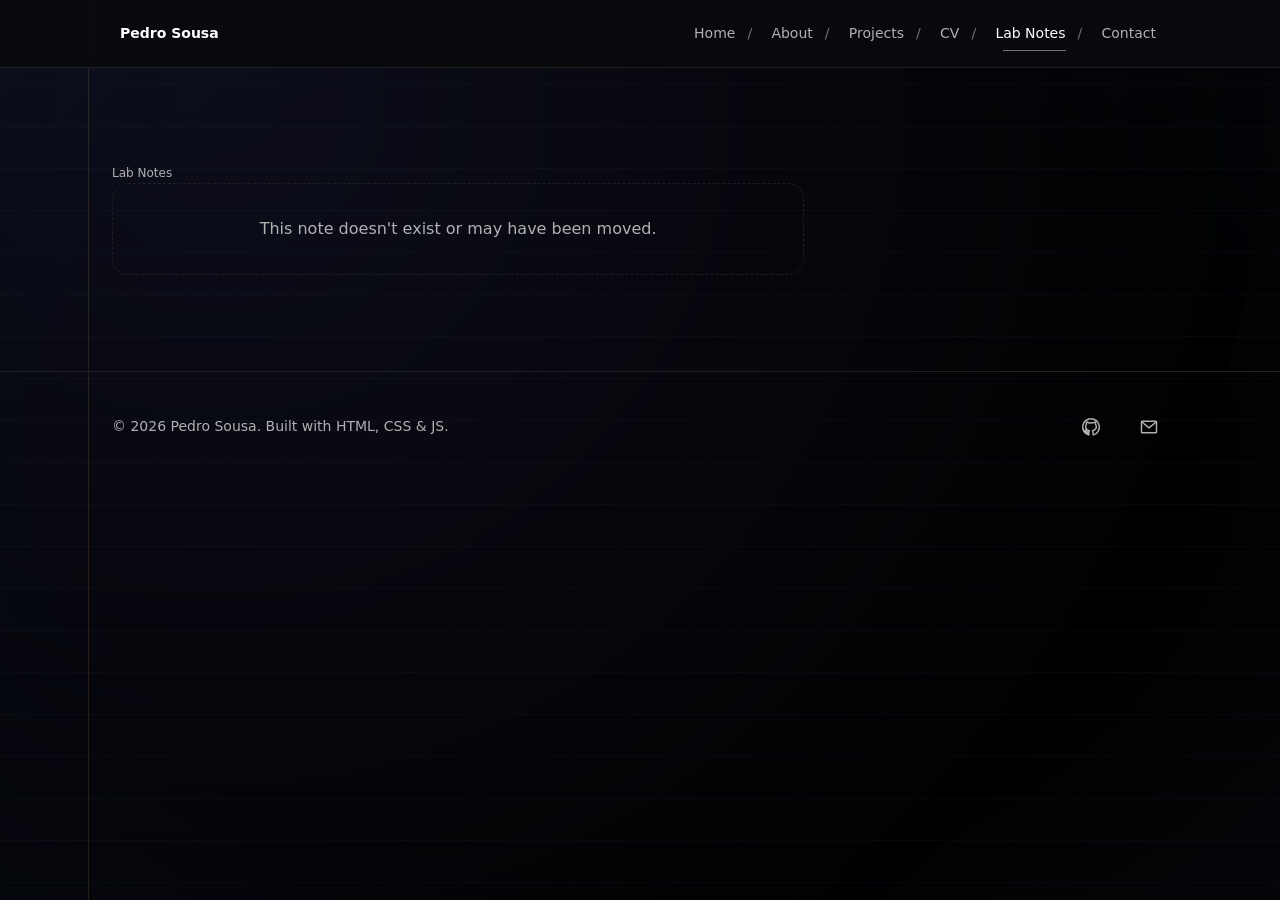
<file: lab-note.html>
<!--
  PURPOSE
    Single Lab Notes article page (lab-note.html?id=<slug>), same shared-
    template pattern as project.html — renders whatever labnotes.json has
    for the requested id.

  DEPENDENCIES
    assets/css/{tokens,base,layout,components,pages,micro-interactions}.css
    assets/js/main.js (renders the note via render-labnotes.js)

  SAFE EDITS
    Do NOT hand-edit note content here — edit assets/data/labnotes.json.
    This file only provides the empty containers the renderer populates.
-->
<!DOCTYPE html>
<html lang="en">
<head>
  <meta charset="UTF-8">
  <meta name="viewport" content="width=device-width, initial-scale=1">
  <title>Lab Notes — Pedro Sousa</title>
  <meta name="description" content="Engineering note by Pedro Sousa.">
  <link rel="canonical" href="https://pedrosousaeng.github.io/portfolio/lab-note.html">

  <meta property="og:type" content="article">
  <meta property="og:title" content="Lab Notes — Pedro Sousa">
  <meta property="og:image" content="https://pedrosousaeng.github.io/portfolio/assets/images/og-image.png">

  <meta name="twitter:card" content="summary_large_image">
  <meta name="twitter:image" content="https://pedrosousaeng.github.io/portfolio/assets/images/og-image.png">

  <meta name="robots" content="noindex">

  <link rel="icon" type="image/svg+xml" href="assets/icons/favicon.svg">
  <link rel="icon" type="image/png" sizes="32x32" href="assets/icons/favicon-32.png">
  <link rel="apple-touch-icon" href="assets/icons/apple-touch-icon.png">

  <link rel="stylesheet" href="assets/css/tokens.css">
  <link rel="stylesheet" href="assets/css/base.css">
  <link rel="stylesheet" href="assets/css/layout.css">
  <link rel="stylesheet" href="assets/css/components.css">
  <link rel="stylesheet" href="assets/css/pages.css">
  <link rel="stylesheet" href="assets/css/micro-interactions.css">
  <link rel="stylesheet" href="assets/css/scrollbar.css">
  <link rel="stylesheet" href="assets/css/scroll-progress.css">
  <link rel="stylesheet" href="assets/css/page-transitions.css">
  <link rel="stylesheet" href="assets/css/svg-line-draw.css">
  <link rel="stylesheet" href="assets/css/noise.css">
  <link rel="stylesheet" href="assets/css/effects/lab-notes.css">
<!-- Private analytics (GoatCounter). Only you see the stats — no
         dashboard, banner, or cookie notice is shown to visitors.
         Site code: pedro-sousa (goatcounter.com/settings). -->
    <script data-goatcounter="https://pedro-sousa.goatcounter.com/count"
            async src="https://gc.zgo.at/count.js"></script>
  </head>
<body data-page="lab-note">
  <a class="skip-link" href="#main">Skip to content</a>

  <header class="site-header">
    <div class="container nav">
      <a class="nav__brand" href="index.html"><span data-site="name">Pedro Sousa</span></a>
      <button class="nav__toggle" type="button" data-nav-toggle aria-expanded="false" aria-controls="primary-navigation" aria-label="Open menu">
        <svg class="icon" viewBox="0 0 24 24" aria-hidden="true"><path d="M3 6h18M3 12h18M3 18h18"/></svg>
      </button>
      <nav class="nav__menu" id="primary-navigation" data-nav-menu data-open="false" aria-label="Primary">
        <a href="index.html">Home</a>
        <a href="about.html">About</a>
        <a href="projects.html">Projects</a>
        <a href="cv.html">CV</a>
        <a href="lab-notes.html" aria-current="page">Lab Notes</a>
        <a href="contact.html">Contact</a>
      </nav>
    </div>
  </header>

  <main id="main">
    <section class="section container" data-reveal>
      <nav class="breadcrumb mb-6" data-labnote-breadcrumb aria-label="Breadcrumb">
        <a href="lab-notes.html">Lab Notes</a>
      </nav>

      <div data-labnote-detail>
        <p class="empty-state">Loading note…</p>
      </div>
    </section>
  </main>

  <footer class="site-footer">
    <div class="container split">
      <p class="text-sm text-muted">© <span data-current-year>2026</span> <span data-site="name">Pedro Sousa</span>. Built with HTML, CSS &amp; JS.</p>
      <div class="cluster" aria-label="Social links">
        <a class="btn btn--ghost" data-social="github" href="https://github.com/PedroSousaEng" target="_blank" rel="noopener noreferrer" aria-label="GitHub (opens in a new tab)">
          <svg class="icon" viewBox="0 0 24 24" aria-hidden="true"><path d="M12 2a10 10 0 0 0-3.16 19.49c.5.09.68-.22.68-.48v-1.7c-2.78.6-3.37-1.34-3.37-1.34-.46-1.16-1.11-1.47-1.11-1.47-.91-.62.07-.6.07-.6 1 .07 1.53 1.03 1.53 1.03.89 1.53 2.34 1.09 2.91.83.09-.65.35-1.09.63-1.34-2.22-.25-4.56-1.11-4.56-4.94 0-1.09.39-1.98 1.03-2.68-.1-.25-.45-1.27.1-2.65 0 0 .84-.27 2.75 1.02a9.52 9.52 0 0 1 5 0c1.91-1.3 2.75-1.02 2.75-1.02.55 1.38.2 2.4.1 2.65.64.7 1.03 1.59 1.03 2.68 0 3.84-2.35 4.68-4.58 4.93.36.31.68.92.68 1.85v2.74c0 .26.18.58.69.48A10 10 0 0 0 12 2Z"/></svg>
        </a>
        <a class="btn btn--ghost" data-social="email" href="mailto:pedro.sousa.engmec@gmail.com" aria-label="Send an email to Pedro Sousa">
          <svg class="icon" viewBox="0 0 24 24" aria-hidden="true"><path d="M4 5h16a1 1 0 0 1 1 1v12a1 1 0 0 1-1 1H4a1 1 0 0 1-1-1V6a1 1 0 0 1 1-1Z"/><path d="m3.5 6 8.5 7 8.5-7"/></svg>
        </a>
      </div>
    </div>
  </footer>

  <script type="module" src="assets/js/main.js"></script>
  <div class="noise" aria-hidden="true"></div>
</body>
</html>
</file>
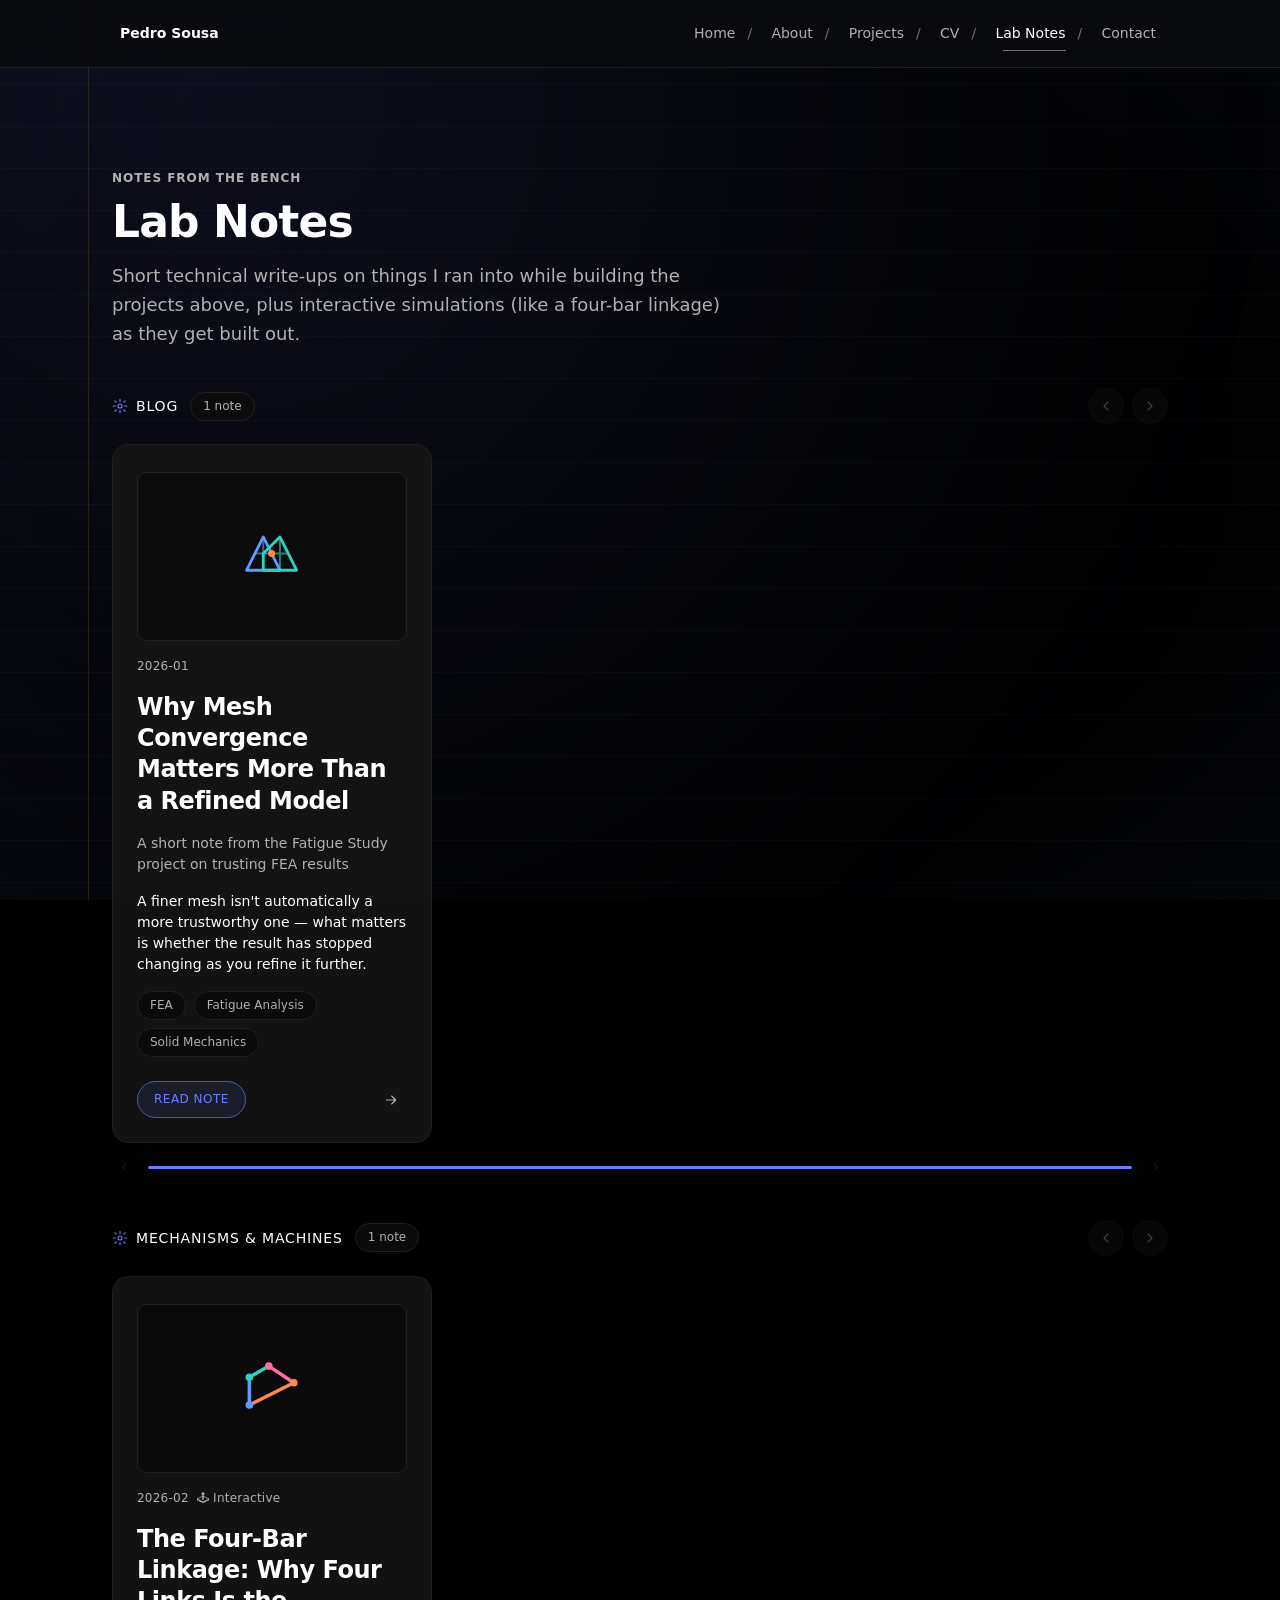
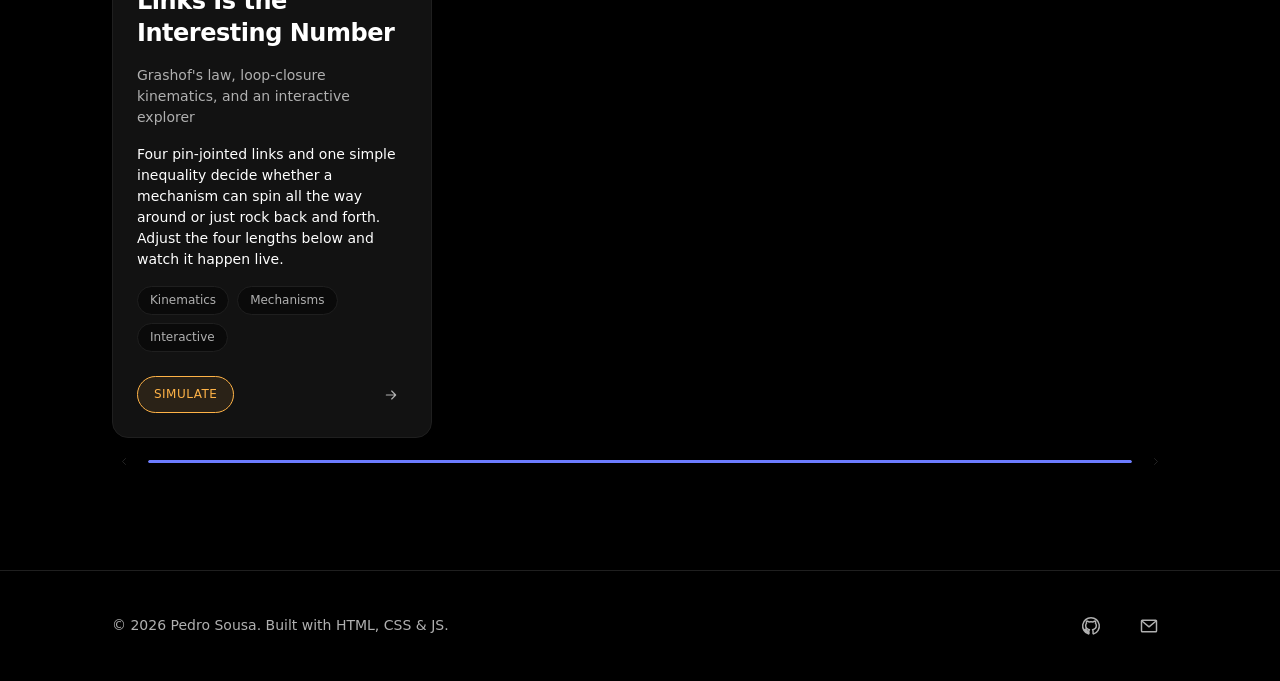
<file: lab-notes.html>
<!--
  PURPOSE
    Lab Notes index page. Short technical write-ups and, over time,
    interactive engineering simulations (e.g. a four-bar linkage), grouped
    together since both come from the same "here's how I think" habit.
    Name decided to replace the earlier "Blog page (confirmed excluded at
    kickoff)" TODO entry now that scope includes simulations too.

  DEPENDENCIES
    assets/css/{tokens,base,layout,components,pages,micro-interactions}.css
    assets/js/main.js (renders every note via render-labnotes.js)
    assets/data/labnotes.json

  SAFE EDITS
    Do NOT hand-edit note cards — add/edit/remove entries in
    assets/data/labnotes.json instead; this page renders whatever is there.
-->
<!DOCTYPE html>
<html lang="en">
<head>
  <meta charset="UTF-8">
  <meta name="viewport" content="width=device-width, initial-scale=1">
  <title>Lab Notes — Pedro Sousa</title>
  <meta name="description" content="Short technical notes and simulations by Pedro Sousa — mesh convergence, kinematics, and other engineering write-ups.">
  <link rel="canonical" href="https://pedrosousaeng.github.io/portfolio/lab-notes.html">

  <meta property="og:type" content="website">
  <meta property="og:title" content="Lab Notes — Pedro Sousa">
  <meta property="og:description" content="Short technical notes and simulations by Pedro Sousa.">
  <meta property="og:url" content="https://pedrosousaeng.github.io/portfolio/lab-notes.html">
  <meta property="og:image" content="https://pedrosousaeng.github.io/portfolio/assets/images/og-image.png">

  <meta name="twitter:card" content="summary_large_image">
  <meta name="twitter:title" content="Lab Notes — Pedro Sousa">
  <meta name="twitter:image" content="https://pedrosousaeng.github.io/portfolio/assets/images/og-image.png">

  <link rel="icon" type="image/svg+xml" href="assets/icons/favicon.svg">
  <link rel="icon" type="image/png" sizes="32x32" href="assets/icons/favicon-32.png">
  <link rel="apple-touch-icon" href="assets/icons/apple-touch-icon.png">

  <link rel="stylesheet" href="assets/css/tokens.css">
  <link rel="stylesheet" href="assets/css/base.css">
  <link rel="stylesheet" href="assets/css/layout.css">
  <link rel="stylesheet" href="assets/css/components.css">
  <link rel="stylesheet" href="assets/css/pages.css">
  <link rel="stylesheet" href="assets/css/micro-interactions.css">
  <link rel="stylesheet" href="assets/css/scrollbar.css">
  <link rel="stylesheet" href="assets/css/scroll-progress.css">
  <link rel="stylesheet" href="assets/css/page-transitions.css">
  <link rel="stylesheet" href="assets/css/svg-line-draw.css">
  <link rel="stylesheet" href="assets/css/noise.css">
  <link rel="stylesheet" href="assets/css/effects/lab-notes.css">
<!-- Private analytics (GoatCounter). Only you see the stats — no
         dashboard, banner, or cookie notice is shown to visitors.
         Site code: pedro-sousa (goatcounter.com/settings). -->
    <script data-goatcounter="https://pedro-sousa.goatcounter.com/count"
            async src="https://gc.zgo.at/count.js"></script>
  </head>
<body data-page="lab-notes">
  <a class="skip-link" href="#main">Skip to content</a>

  <header class="site-header">
    <div class="container nav">
      <a class="nav__brand" href="index.html"><span data-site="name">Pedro Sousa</span></a>
      <button class="nav__toggle" type="button" data-nav-toggle aria-expanded="false" aria-controls="primary-navigation" aria-label="Open menu">
        <svg class="icon" viewBox="0 0 24 24" aria-hidden="true"><path d="M3 6h18M3 12h18M3 18h18"/></svg>
      </button>
      <nav class="nav__menu" id="primary-navigation" data-nav-menu data-open="false" aria-label="Primary">
        <a href="index.html">Home</a>
        <a href="about.html">About</a>
        <a href="projects.html">Projects</a>
        <a href="cv.html">CV</a>
        <a href="lab-notes.html" aria-current="page">Lab Notes</a>
        <a href="contact.html">Contact</a>
      </nav>
    </div>
  </header>

  <main id="main">
    <section class="section container" aria-labelledby="labnotes-heading" data-reveal>
      <div class="section-heading">
        <p class="eyebrow">Notes from the bench</p>
        <h1 id="labnotes-heading" class="text-3xl font-display mt-2">Lab Notes</h1>
        <p class="text-lg text-muted mt-4">
          Short technical write-ups on things I ran into while building the
          projects above, plus interactive simulations (like a four-bar
          linkage) as they get built out.
        </p>
      </div>

      <div class="labnotes-categories mt-8" data-labnotes-list aria-live="polite">
        <p class="empty-state">Loading notes…</p>
      </div>
    </section>
  </main>

  <footer class="site-footer">
    <div class="container split">
      <p class="text-sm text-muted">© <span data-current-year>2026</span> <span data-site="name">Pedro Sousa</span>. Built with HTML, CSS &amp; JS.</p>
      <div class="cluster" aria-label="Social links">
        <a class="btn btn--ghost" data-social="github" href="https://github.com/PedroSousaEng" target="_blank" rel="noopener noreferrer" aria-label="GitHub (opens in a new tab)">
          <svg class="icon" viewBox="0 0 24 24" aria-hidden="true"><path d="M12 2a10 10 0 0 0-3.16 19.49c.5.09.68-.22.68-.48v-1.7c-2.78.6-3.37-1.34-3.37-1.34-.46-1.16-1.11-1.47-1.11-1.47-.91-.62.07-.6.07-.6 1 .07 1.53 1.03 1.53 1.03.89 1.53 2.34 1.09 2.91.83.09-.65.35-1.09.63-1.34-2.22-.25-4.56-1.11-4.56-4.94 0-1.09.39-1.98 1.03-2.68-.1-.25-.45-1.27.1-2.65 0 0 .84-.27 2.75 1.02a9.52 9.52 0 0 1 5 0c1.91-1.3 2.75-1.02 2.75-1.02.55 1.38.2 2.4.1 2.65.64.7 1.03 1.59 1.03 2.68 0 3.84-2.35 4.68-4.58 4.93.36.31.68.92.68 1.85v2.74c0 .26.18.58.69.48A10 10 0 0 0 12 2Z"/></svg>
        </a>
        <a class="btn btn--ghost" data-social="email" href="mailto:pedro.sousa.engmec@gmail.com" aria-label="Send an email to Pedro Sousa">
          <svg class="icon" viewBox="0 0 24 24" aria-hidden="true"><path d="M4 5h16a1 1 0 0 1 1 1v12a1 1 0 0 1-1 1H4a1 1 0 0 1-1-1V6a1 1 0 0 1 1-1Z"/><path d="m3.5 6 8.5 7 8.5-7"/></svg>
        </a>
      </div>
    </div>
  </footer>

  <script type="module" src="assets/js/main.js"></script>
  <div class="noise" aria-hidden="true"></div>
</body>
</html>
</file>
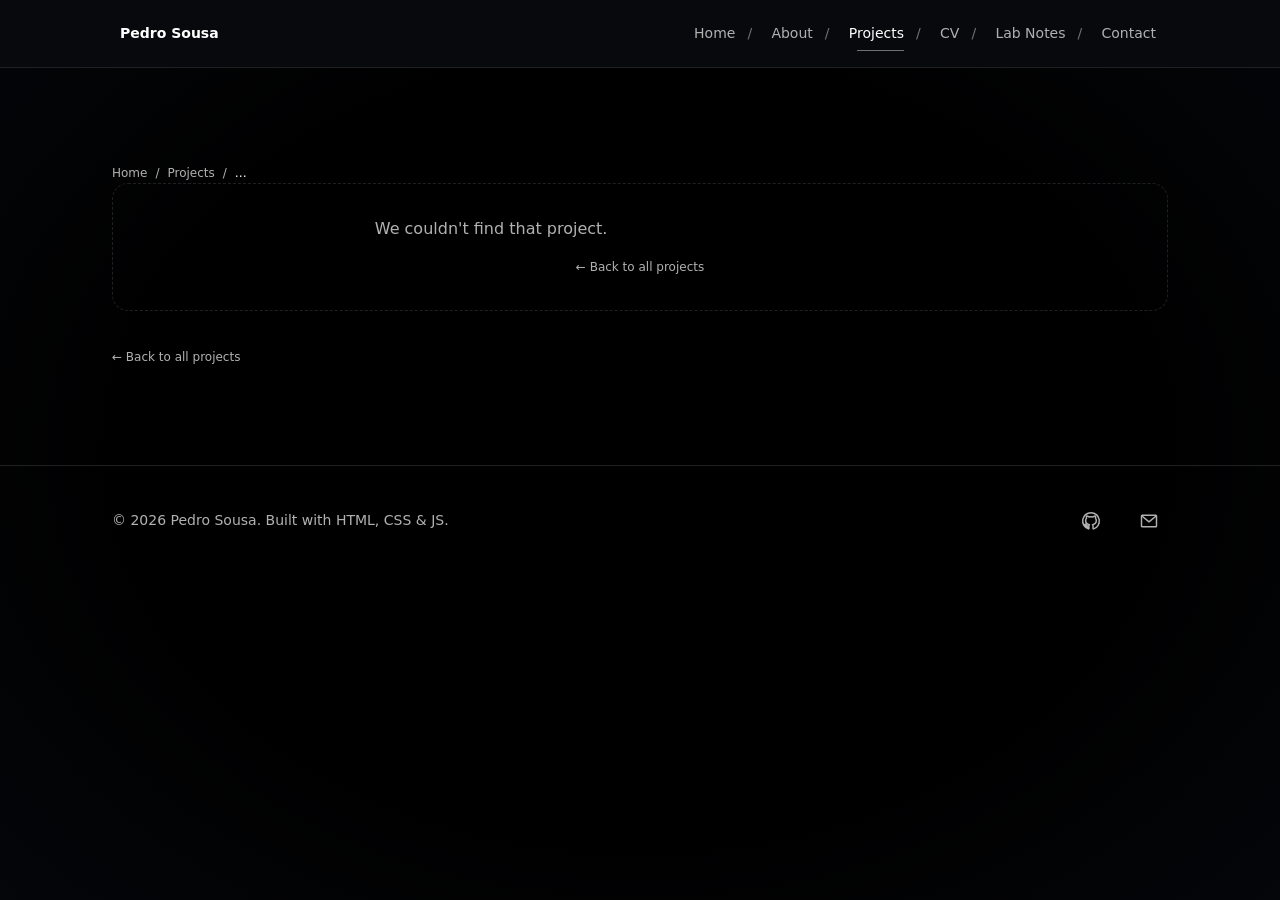
<file: project.html>
<!--
  PURPOSE
    Dedicated project page. Every card on projects.html / the home page's
    featured strip now links here (project.html?id=<slug>) instead of
    straight to GitHub.

  PHASE NOTE
    This is the Phase 2 foundation for Phase 3's full per-project case
    studies (Problem → Research → Design → ... → Lessons Learned, with
    real static URLs like /projects/formula-water/). For now it's a single
    template that renders whatever projects.json has for the requested id:
    hero, overview, tags, and links. No hand-editing needed per project —
    add richer fields to projects.json and render-project-detail.js will
    pick them up.

  DEPENDENCIES
    assets/css/{tokens,base,layout,components,pages,micro-interactions}.css
    assets/js/main.js (renders the project via render-project-detail.js)

  SAFE EDITS
    Do NOT hand-edit project content here — edit assets/data/projects.json.
    This file only provides the empty containers the renderer populates.
-->
<!DOCTYPE html>
<html lang="en">
<head>
  <meta charset="UTF-8">
  <meta name="viewport" content="width=device-width, initial-scale=1">
  <title>Project — Pedro Sousa</title>
  <meta name="description" content="Engineering case study by Pedro Sousa.">
  <link rel="canonical" href="https://pedrosousaeng.github.io/portfolio/project.html">

  <meta property="og:type" content="website">
  <meta property="og:title" content="Project — Pedro Sousa">
  <meta property="og:image" content="https://pedrosousaeng.github.io/portfolio/assets/images/og-image.png">

  <meta name="twitter:card" content="summary_large_image">
  <meta name="twitter:image" content="https://pedrosousaeng.github.io/portfolio/assets/images/og-image.png">

  <meta name="robots" content="noindex">

  <link rel="icon" type="image/svg+xml" href="assets/icons/favicon.svg">
  <link rel="icon" type="image/png" sizes="32x32" href="assets/icons/favicon-32.png">
  <link rel="apple-touch-icon" href="assets/icons/apple-touch-icon.png">

  <link rel="stylesheet" href="assets/css/tokens.css">
  <link rel="stylesheet" href="assets/css/base.css">
  <link rel="stylesheet" href="assets/css/layout.css">
  <link rel="stylesheet" href="assets/css/components.css">
  <link rel="stylesheet" href="assets/css/pages.css">
  <link rel="stylesheet" href="assets/css/micro-interactions.css">
  <link rel="stylesheet" href="assets/css/scrollbar.css">
  <link rel="stylesheet" href="assets/css/scroll-progress.css">
  <link rel="stylesheet" href="assets/css/page-transitions.css">
  <link rel="stylesheet" href="assets/css/svg-line-draw.css">
  <link rel="stylesheet" href="assets/css/noise.css">
  <link rel="stylesheet" href="assets/css/effects/projects-spotlight.css">
<!-- Private analytics (GoatCounter). Only you see the stats — no
         dashboard, banner, or cookie notice is shown to visitors.
         Site code: pedro-sousa (goatcounter.com/settings). -->
    <script data-goatcounter="https://pedro-sousa.goatcounter.com/count"
            async src="https://gc.zgo.at/count.js"></script>
  </head>
<body data-page="project">
  <a class="skip-link" href="#main">Skip to content</a>

  <header class="site-header">
    <div class="container nav">
      <a class="nav__brand" href="index.html"><span data-site="name">Pedro Sousa</span></a>
      <button class="nav__toggle" type="button" data-nav-toggle aria-expanded="false" aria-controls="primary-navigation" aria-label="Open menu">
        <svg class="icon" viewBox="0 0 24 24" aria-hidden="true"><path d="M3 6h18M3 12h18M3 18h18"/></svg>
      </button>
      <nav class="nav__menu" id="primary-navigation" data-nav-menu data-open="false" aria-label="Primary">
        <a href="index.html">Home</a>
        <a href="about.html">About</a>
        <a href="projects.html" aria-current="page">Projects</a>
        <a href="cv.html">CV</a>
        <a href="lab-notes.html">Lab Notes</a>
        <a href="contact.html">Contact</a>
      </nav>
    </div>
  </header>

  <main id="main">
    <section class="section container" data-reveal>
      <nav class="breadcrumb" aria-label="Breadcrumb">
        <a href="index.html">Home</a>
        <span aria-hidden="true">/</span>
        <a href="projects.html">Projects</a>
        <span aria-hidden="true">/</span>
        <span data-project-breadcrumb aria-current="page">…</span>
      </nav>

      <div data-project-detail>
        <p class="empty-state">Loading project…</p>
      </div>

      <p class="mt-8">
        <a class="card__link" href="projects.html">← Back to all projects</a>
      </p>
    </section>
  </main>

  <footer class="site-footer">
    <div class="container split">
      <p class="text-sm text-muted">© <span data-current-year>2026</span> <span data-site="name">Pedro Sousa</span>. Built with HTML, CSS &amp; JS.</p>
      <div class="cluster" aria-label="Social links">
        <a class="btn btn--ghost" data-social="github" href="https://github.com/PedroSousaEng" target="_blank" rel="noopener noreferrer" aria-label="GitHub (opens in a new tab)">
          <svg class="icon" viewBox="0 0 24 24" aria-hidden="true"><path d="M12 2a10 10 0 0 0-3.16 19.49c.5.09.68-.22.68-.48v-1.7c-2.78.6-3.37-1.34-3.37-1.34-.46-1.16-1.11-1.47-1.11-1.47-.91-.62.07-.6.07-.6 1 .07 1.53 1.03 1.53 1.03.89 1.53 2.34 1.09 2.91.83.09-.65.35-1.09.63-1.34-2.22-.25-4.56-1.11-4.56-4.94 0-1.09.39-1.98 1.03-2.68-.1-.25-.45-1.27.1-2.65 0 0 .84-.27 2.75 1.02a9.52 9.52 0 0 1 5 0c1.91-1.3 2.75-1.02 2.75-1.02.55 1.38.2 2.4.1 2.65.64.7 1.03 1.59 1.03 2.68 0 3.84-2.35 4.68-4.58 4.93.36.31.68.92.68 1.85v2.74c0 .26.18.58.69.48A10 10 0 0 0 12 2Z"/></svg>
        </a>
        <a class="btn btn--ghost" data-social="email" href="mailto:pedro.sousa.engmec@gmail.com" aria-label="Send an email to Pedro Sousa">
          <svg class="icon" viewBox="0 0 24 24" aria-hidden="true"><path d="M4 5h16a1 1 0 0 1 1 1v12a1 1 0 0 1-1 1H4a1 1 0 0 1-1-1V6a1 1 0 0 1 1-1Z"/><path d="m3.5 6 8.5 7 8.5-7"/></svg>
        </a>
      </div>
    </div>
  </footer>

  <script type="module" src="assets/js/main.js"></script>
  <div class="noise" aria-hidden="true"></div>
</body>
</html>
</file>
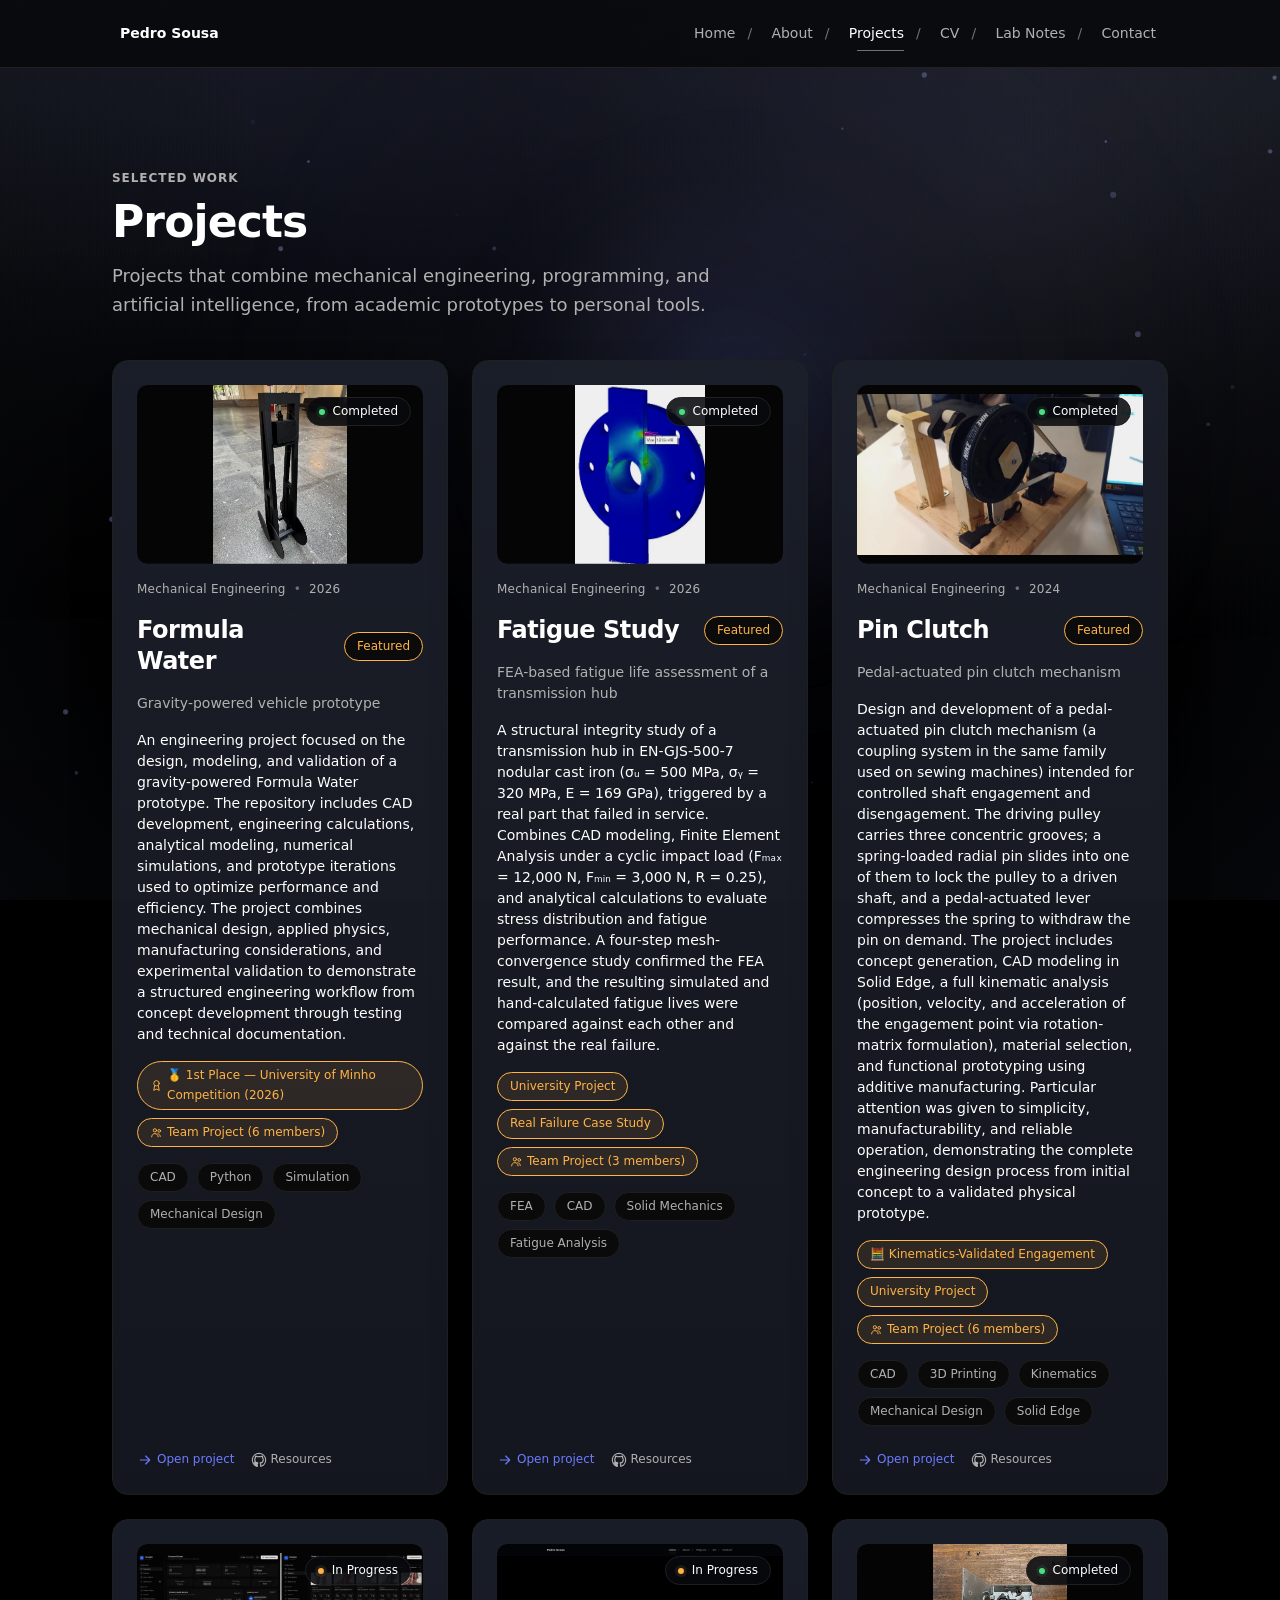
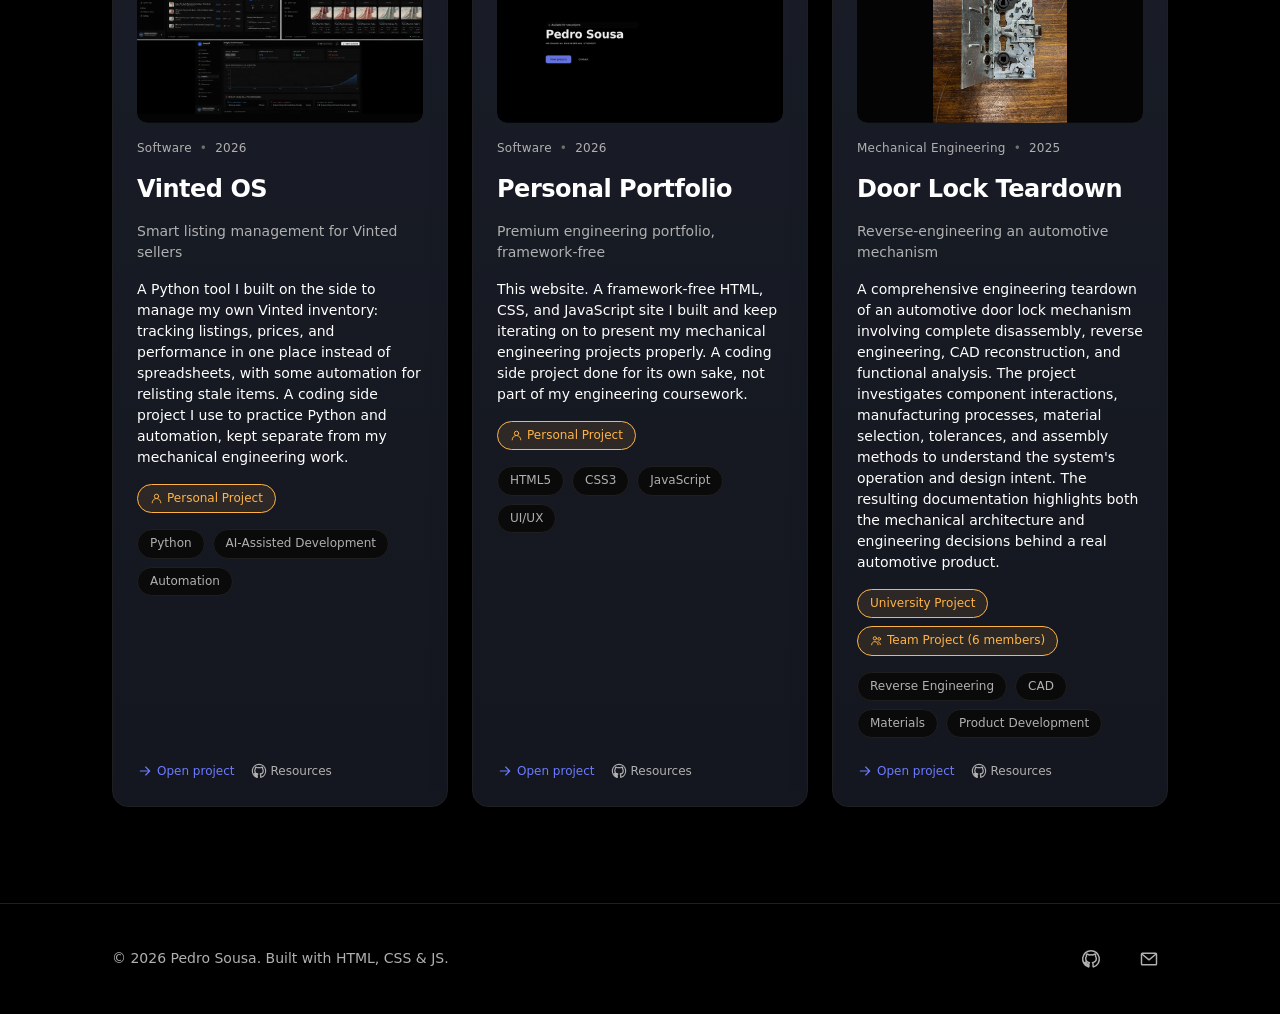
<file: projects.html>
<!--
  PURPOSE
    Projects page. Full grid of every project in projects.json.

  DEPENDENCIES
    assets/css/{tokens,base,layout,components,pages,micro-interactions}.css
    assets/js/main.js (renders all projects via render-projects.js)

  SAFE EDITS
    Do NOT hand-edit project cards — add/edit/remove entries in
    assets/data/projects.json instead; this page renders whatever is there.
-->
<!DOCTYPE html>
<html lang="en">
<head>
  <meta charset="UTF-8">
  <meta name="viewport" content="width=device-width, initial-scale=1">
  <title>Projects — Pedro Sousa</title>
  <meta name="description" content="A selection of mechanical engineering projects by Pedro Sousa, some of which include software he built as a personal hobby.">
  <link rel="canonical" href="https://pedrosousaeng.github.io/portfolio/projects.html">

  <meta property="og:type" content="website">
  <meta property="og:title" content="Projects — Pedro Sousa">
  <meta property="og:description" content="Mechanical engineering projects by Pedro Sousa.">
  <meta property="og:url" content="https://pedrosousaeng.github.io/portfolio/projects.html">
  <meta property="og:image" content="https://pedrosousaeng.github.io/portfolio/assets/images/og-image.png">

  <meta name="twitter:card" content="summary_large_image">
  <meta name="twitter:title" content="Projects — Pedro Sousa">
  <meta name="twitter:image" content="https://pedrosousaeng.github.io/portfolio/assets/images/og-image.png">

  <link rel="icon" type="image/svg+xml" href="assets/icons/favicon.svg">
  <link rel="icon" type="image/png" sizes="32x32" href="assets/icons/favicon-32.png">
  <link rel="apple-touch-icon" href="assets/icons/apple-touch-icon.png">

  <link rel="stylesheet" href="assets/css/tokens.css">
  <link rel="stylesheet" href="assets/css/base.css">
  <link rel="stylesheet" href="assets/css/layout.css">
  <link rel="stylesheet" href="assets/css/components.css">
  <link rel="stylesheet" href="assets/css/pages.css">
  <link rel="stylesheet" href="assets/css/micro-interactions.css">
  <link rel="stylesheet" href="assets/css/scrollbar.css">
  <link rel="stylesheet" href="assets/css/scroll-progress.css">
  <link rel="stylesheet" href="assets/css/page-transitions.css">
  <link rel="stylesheet" href="assets/css/svg-line-draw.css">
  <link rel="stylesheet" href="assets/css/noise.css">
  <!-- Phase 5: Projects-only spotlight background + surface treatment. -->
  <link rel="stylesheet" href="assets/css/effects/projects-spotlight.css">
<!-- Private analytics (GoatCounter). Only you see the stats — no
         dashboard, banner, or cookie notice is shown to visitors.
         Site code: pedro-sousa (goatcounter.com/settings). -->
    <script data-goatcounter="https://pedro-sousa.goatcounter.com/count"
            async src="https://gc.zgo.at/count.js"></script>
  </head>
<body data-page="projects">
  <a class="skip-link" href="#main">Skip to content</a>

  <header class="site-header">
    <div class="container nav">
      <a class="nav__brand" href="index.html"><span data-site="name">Pedro Sousa</span></a>
      <button class="nav__toggle" type="button" data-nav-toggle aria-expanded="false" aria-controls="primary-navigation" aria-label="Open menu">
        <svg class="icon" viewBox="0 0 24 24" aria-hidden="true"><path d="M3 6h18M3 12h18M3 18h18"/></svg>
      </button>
      <nav class="nav__menu" id="primary-navigation" data-nav-menu data-open="false" aria-label="Primary">
        <a href="index.html">Home</a>
        <a href="about.html">About</a>
        <a href="projects.html" aria-current="page">Projects</a>
        <a href="cv.html">CV</a>
        <a href="lab-notes.html">Lab Notes</a>
        <a href="contact.html">Contact</a>
      </nav>
    </div>
  </header>

  <main id="main">
    <section class="section container" aria-labelledby="projects-heading" data-reveal>
      <div class="section-heading">
        <p class="eyebrow">Selected work</p>
        <h1 id="projects-heading" class="text-3xl font-display mt-2">Projects</h1>
        <p class="text-lg text-muted mt-4">
          Projects that combine mechanical engineering, programming, and
          artificial intelligence, from academic prototypes to
          personal tools.
        </p>
      </div>

      <div class="grid grid--3 mt-8" data-all-projects aria-live="polite">
        <p class="empty-state">Loading projects…</p>
      </div>
    </section>
  </main>

  <footer class="site-footer">
    <div class="container split">
      <p class="text-sm text-muted">© <span data-current-year>2026</span> <span data-site="name">Pedro Sousa</span>. Built with HTML, CSS &amp; JS.</p>
      <div class="cluster" aria-label="Social links">
        <a class="btn btn--ghost" data-social="github" href="https://github.com/PedroSousaEng" target="_blank" rel="noopener noreferrer" aria-label="GitHub (opens in a new tab)">
          <svg class="icon" viewBox="0 0 24 24" aria-hidden="true"><path d="M12 2a10 10 0 0 0-3.16 19.49c.5.09.68-.22.68-.48v-1.7c-2.78.6-3.37-1.34-3.37-1.34-.46-1.16-1.11-1.47-1.11-1.47-.91-.62.07-.6.07-.6 1 .07 1.53 1.03 1.53 1.03.89 1.53 2.34 1.09 2.91.83.09-.65.35-1.09.63-1.34-2.22-.25-4.56-1.11-4.56-4.94 0-1.09.39-1.98 1.03-2.68-.1-.25-.45-1.27.1-2.65 0 0 .84-.27 2.75 1.02a9.52 9.52 0 0 1 5 0c1.91-1.3 2.75-1.02 2.75-1.02.55 1.38.2 2.4.1 2.65.64.7 1.03 1.59 1.03 2.68 0 3.84-2.35 4.68-4.58 4.93.36.31.68.92.68 1.85v2.74c0 .26.18.58.69.48A10 10 0 0 0 12 2Z"/></svg>
        </a>
        <a class="btn btn--ghost" data-social="email" href="mailto:pedro.sousa.engmec@gmail.com" aria-label="Send an email to Pedro Sousa">
          <svg class="icon" viewBox="0 0 24 24" aria-hidden="true"><path d="M4 5h16a1 1 0 0 1 1 1v12a1 1 0 0 1-1 1H4a1 1 0 0 1-1-1V6a1 1 0 0 1 1-1Z"/><path d="m3.5 6 8.5 7 8.5-7"/></svg>
        </a>
      </div>
    </div>
  </footer>

  <script type="module" src="assets/js/main.js"></script>
  <div class="noise" aria-hidden="true"></div>
</body>
</html>
</file>
<file: assets/css/tokens.css>
/**
 * PURPOSE
 *   Single source of truth for every design decision expressed as a value:
 *   color, type, spacing, elevation, radius, motion, and icon sizing.
 *
 * RESPONSIBILITIES
 *   - Define CSS custom properties on :root ONLY.
 *   - Never contain a selector other than :root, [data-theme], or the
 *     prefers-color-scheme / prefers-reduced-motion guards below.
 *
 * DEPENDENCIES
 *   None. This file must be loadable standalone.
 *
 * SAFE EDITS
 *   Change a value here to restyle the entire site. Do NOT add a one-off
 *   value directly in another CSS file — add a token here first, then
 *   reference it. See docs/DESIGN_SYSTEM.md for the rationale behind each
 *   value in this file.
 */

:root {
  /* ---- Color: ink scale (background/surface) — Premium Obsidian Black ---- */
  --color-ink-950: #000000; /* pure black page background */
  --color-ink-900: #0a0a0a; /* ultra-dark surface, barely visible */
  --color-ink-800: #121212; /* frosted glass elevated surface */
  --color-ink-700: #1a1a1a; /* hover/subtle fill */
  --color-line: #1f1f1f; /* hairline borders, ultra-subtle */

  /* ---- Color: text — Pure White & Grays ---- */
  --color-text-100: #ffffff; /* pure white, maximum contrast */
  --color-text-400: #b0b0b0; /* bright gray for secondary text */
  --color-text-600: #707070; /* muted gray for tertiary text */

  /* ---- Color: accents (keep the indigo + amber from products) ---- */
  --color-accent-indigo: #6c7cff;
  --color-accent-indigo-dim: #4b57b8;
  --color-accent-indigo-tint: #6c7cff1a; /* 10% alpha, for glows/fills */
  --color-accent-amber: #ffb347;
  --color-accent-amber-tint: #ffb3471a;

  /* ---- Color: Lab Notes card illustrations ----
     NOT a site-wide accent system — the two-accent rule above (indigo +
     amber) still governs every button, border, badge, and top-bar on this
     page. These five hues are for the small icon illustration inside each
     Lab Notes card only, the same way a project screenshot is allowed to
     be colorful without adding a new UI accent. Never apply these to
     text, borders, or interactive elements — icon strokes/fills only.
     Consumed by: assets/js/render-labnotes.js (ICON_LIBRARY). */
  --illus-blue: #5b9dff;
  --illus-teal: #2dd4bf;
  --illus-orange: #ff8a4c;
  --illus-pink: #ff6fa5;
  --illus-green: #7ed957;

  /* ---- Color: background-fx (canvas pendulum/particles/lighting) ---- */
  --fx-particle: #aeb8ff;
  --fx-particle-dim: #5b6376;
  --fx-particle-link: #a0a8c8;
  --fx-pendulum-rod: #2a2a2a; /* darker rod for obsidian look */
  --fx-glow-cursor: #6c7cff;
  --fx-glow-pendulum: #ffb347;

  /* Depth vignette: subtle spotlight gradient in top corners (obsidian aesthetic) */
  --fx-depth-vignette: rgba(50, 70, 120, 0.08);

  /* ---- About page: technological network layer ----
     Consumed by:
       - assets/js/effects/tech-network.js (nodes / links / orbits)
       - assets/css/effects/tech-network.css (schematic grid wash)
     Kept in tokens so the About effect is themable from one place. */
  --fx-network-orbit: #6c7cff;
  --fx-network-grid: rgba(120, 130, 170, 0.02); /* even more subtle */

  --fx-network-grid-size: 56px;

  /* ---- Projects page: spotlight wash ----
     Consumed by:
       - assets/js/effects/projects-spotlight.js
       - assets/css/effects/projects-spotlight.css
     Keeps the Projects background themable without leaking page rules into
     shared component styles. */
  --fx-projects-spotlight-core: #6c7cff;
  --fx-projects-spotlight-soft: #aeb8ff;
  --fx-projects-line: #5b6376;

  /* ---- Contact page: world map ----
     Consumed by:
       - assets/js/effects/world-map.js
       - assets/css/effects/world-map.css
     Bold blue coastline strokes, kept deliberately apart from the rest
     of the --fx-* palette so the rest of the site never picks up this
     tint by accident. The one warm accent is the Portugal pin. */
  --fx-world-map-line: #5b7fd6; /* coastline stroke — bold blue, reads clearly against pure black */
  --fx-world-map-highlight: #5c9dff; /* bright single-blue traveling trace around Portugal's own outline */
  --fx-world-map-pin: #ff4d4d; /* Portugal pin — the one warm spot of color */

  /* ---- 404 page: error / interference field ----
     Consumed by:
       - assets/js/effects/error-signal.js
       - assets/css/effects/error-signal.css */
  --fx-404-line: #5b6376;
  --fx-404-glitch: #6c7cff;
  --fx-404-soft: #aeb8ff;

  /* ---- Color: Lab Notes background (ruled notebook page) ----
     Deliberately NOT a cross-hatch grid — About already owns that motif
     (--fx-network-grid). This is horizontal ruled lines + one vertical
     margin rule, i.e. an actual notebook page, plus a slow ambient glow
     for a touch of life. No nodes, no particles, no pointer-tracking —
     this page is for reading.
     Consumed by:
       - assets/js/effects/lab-notes.js
       - assets/css/effects/lab-notes.css */
  --fx-labnotes-rule: rgba(120, 130, 170, 0.05);
  --fx-labnotes-rule-size: 42px;
  --fx-labnotes-margin: rgba(255, 179, 71, 0.14); /* warm amber, notebook-margin nod */
  --fx-labnotes-glow: rgba(108, 124, 255, 0.10);

  /* ---- Color: state ---- */
  --color-success: #4ade80;
  --color-success-tint: #4ade801a; /* 10% alpha, for glows/fills */
  --color-danger: #ff6b6b;

  /* ---- Typography: font stacks ---- */
  --font-display: -apple-system, "Segoe UI", system-ui, sans-serif;
  --font-body: -apple-system, "Segoe UI", system-ui, sans-serif;
  --font-mono: ui-monospace, "SF Mono", "Cascadia Code", Menlo, Consolas, monospace;

  /* ---- Typography: weights ---- */
  --weight-regular: 400;
  --weight-medium: 500;
  --weight-bold: 800;
  --weight-black: 900;

  /* ---- Typography: scale (font-size / line-height pairs) ---- */
  --text-xs: 0.75rem;
  --text-xs-lh: 1.4;
  --text-sm: 0.875rem;
  --text-sm-lh: 1.5;
  --text-base: 1rem;
  --text-base-lh: 1.6;
  --text-lg: 1.125rem;
  --text-lg-lh: 1.6;
  --text-xl: 1.5rem;
  --text-xl-lh: 1.3;
  --text-2xl: 2rem;
  --text-2xl-lh: 1.2;
  --text-3xl: 2.75rem;
  --text-3xl-lh: 1.1;
  --text-4xl: clamp(2.75rem, 2rem + 3vw, 4rem);
  --text-4xl-lh: 1.05;

  /* ---- Spacing scale (4px base unit) ---- */
  --space-1: 0.25rem;   /* 4px */
  --space-2: 0.5rem;    /* 8px */
  --space-3: 0.75rem;   /* 12px */
  --space-4: 1rem;      /* 16px */
  --space-5: 1.25rem;   /* 20px */
  --space-6: 1.5rem;    /* 24px */
  --space-8: 2rem;      /* 32px */
  --space-10: 2.5rem;   /* 40px */
  --space-12: 3rem;     /* 48px */
  --space-16: 4rem;     /* 64px */
  --space-20: 5rem;     /* 80px */
  --space-24: 6rem;     /* 96px */

  /* ---- Radius ---- */
  --radius-sm: 6px;
  --radius-md: 10px;
  --radius-lg: 16px;
  --radius-full: 999px;

  /* ---- Elevation: Glassmorphism with soft glows ---- */
  --shadow-1: 0 8px 24px -12px rgba(0, 0, 0, 0.8);
  --shadow-glow-indigo: 0 0 0 1px var(--color-accent-indigo-dim), 0 0 24px -4px var(--color-accent-indigo-tint);

  /* ---- Motion ---- */
  --duration-fast: 120ms;
  --duration-base: 200ms;
  --duration-slow: 400ms;
  --ease-standard: cubic-bezier(0.4, 0, 0.2, 1);

  /* ---- Icon sizing ---- */
  --icon-xs: 13px;
  --icon-sm: 16px;
  --icon-md: 20px;
  --icon-lg: 24px;

  /* ---- Layout ---- */
  --container-max: 1120px;
  --nav-height: 68px;

  /*
   * Breakpoints cannot live in a custom property because @media conditions
   * cannot reference var(). The canonical values are documented in
   * docs/DESIGN_SYSTEM.md and mirrored as literal numbers in layout.css
   * and assets/js/config.js. Do not let these three sources drift:
   *   sm: 480px · md: 768px · lg: 1024px · xl: 1280px
   */
}

/* Site-wide reduced-motion guard, defined once here rather than per component. */
@media (prefers-reduced-motion: reduce) {
  :root {
    --duration-fast: 0.01ms;
    --duration-base: 0.01ms;
    --duration-slow: 0.01ms;
  }
}
</file>
<file: assets/css/layout.css>
/**
 * PURPOSE
 *   Structural layout primitives and utility classes shared across pages.
 *
 * RESPONSIBILITIES
 *   - Container/grid/section wrappers.
 *   - Responsive breakpoint rules (mobile-first, min-width).
 *   - Type-scale and spacing utility classes that map 1:1 to tokens.css.
 *
 * DEPENDENCIES
 *   tokens.css, base.css.
 *
 * SAFE EDITS
 *   Add new layout utilities here. Do not add color or component-specific
 *   rules (buttons, cards, nav) — those belong in components.css.
 *
 * NOTE ON BREAKPOINTS
 *   Custom properties cannot be read inside @media conditions, so these
 *   values are literal numbers mirrored from docs/DESIGN_SYSTEM.md. Keep
 *   in sync with assets/js/config.js if you change them:
 *     sm: 480px · md: 768px · lg: 1024px · xl: 1280px
 */

/* ---- Container ---- */
.container {
  width: 100%;
  max-width: var(--container-max);
  margin-inline: auto;
  padding-inline: var(--space-5);
}

@media (min-width: 768px) {
  .container {
    padding-inline: var(--space-8);
  }
}

/* ---- Section rhythm ---- */
.section {
  padding-block: var(--space-16);
}

@media (min-width: 1024px) {
  .section {
    padding-block: var(--space-24);
  }
}

.section--tight {
  padding-block: var(--space-8);
}

/* ---- Stack: vertical rhythm helper ---- */
.stack > * + * {
  margin-top: var(--space-6);
}

.stack--tight > * + * {
  margin-top: var(--space-3);
}

.stack--loose > * + * {
  margin-top: var(--space-10);
}

/* ---- Grid primitives ---- */
.grid {
  display: grid;
  gap: var(--space-6);
  grid-template-columns: 1fr;
}

@media (min-width: 768px) {
  .grid--2 {
    grid-template-columns: repeat(2, 1fr);
  }
}

@media (min-width: 1024px) {
  .grid--3 {
    grid-template-columns: repeat(3, 1fr);
  }
}

.cluster {
  display: flex;
  flex-wrap: wrap;
  align-items: center;
  gap: var(--space-2);
}

.split {
  display: flex;
  align-items: center;
  justify-content: space-between;
  gap: var(--space-4);
}

/* ---- Type-scale utilities (map directly to tokens.css pairs) ---- */
.text-xs   { font-size: var(--text-xs);   line-height: var(--text-xs-lh); }
.text-sm   { font-size: var(--text-sm);   line-height: var(--text-sm-lh); }
.text-base { font-size: var(--text-base); line-height: var(--text-base-lh); }
.text-lg   { font-size: var(--text-lg);   line-height: var(--text-lg-lh); }
.text-xl   { font-size: var(--text-xl);   line-height: var(--text-xl-lh); }
.text-2xl  { font-size: var(--text-2xl);  line-height: var(--text-2xl-lh); }
.text-3xl  { font-size: var(--text-3xl);  line-height: var(--text-3xl-lh); }
.text-4xl  { font-size: var(--text-4xl);  line-height: var(--text-4xl-lh); }

.text-muted    { color: var(--color-text-400); }
.text-subtle   { color: var(--color-text-600); }
.text-accent   { color: var(--color-accent-indigo); }
.font-mono     { font-family: var(--font-mono); }
.font-display  { font-family: var(--font-display); font-weight: var(--weight-bold); }

/* ---- Eyebrow: the small structural label used above section headings ---- */
.eyebrow {
  display: inline-flex;
  align-items: center;
  gap: var(--space-2);
  font-size: var(--text-xs);
  font-weight: var(--weight-bold, 700);
  letter-spacing: 0.08em;
  text-transform: uppercase;
  color: var(--color-text-400);
}

/* ---- Spacing utilities (map directly to tokens.css) ---- */
.mt-2  { margin-top: var(--space-2); }
.mt-4  { margin-top: var(--space-4); }
.mt-6  { margin-top: var(--space-6); }
.mt-8  { margin-top: var(--space-8); }
.mt-10 { margin-top: var(--space-10); }
.mt-12 { margin-top: var(--space-12); }
.mt-16 { margin-top: var(--space-16); }

.items-center { align-items: center; }

/* Split variant that wraps onto its own line + left-aligns on narrow
   viewports, used for the "All projects" heading + filter bar row. */
.split--filters {
  flex-wrap: wrap;
}

@media (max-width: 640px) {
  .split--filters {
    flex-direction: column;
    align-items: flex-start;
  }
}

/* ---- Visually hidden until focused (skip link) ---- */
.skip-link {
  position: absolute;
  top: -100%;
  left: var(--space-4);
  z-index: 100;
  padding: var(--space-2) var(--space-4);
  background: var(--color-accent-indigo);
  color: var(--color-ink-950);
  border-radius: var(--radius-sm);
  font-weight: var(--weight-medium);
  transition: top var(--duration-base) var(--ease-standard);
}

.skip-link:focus {
  top: var(--space-4);
}

/* ---- Responsive visibility helpers ---- */
.hide-md {
  display: none;
}

@media (min-width: 768px) {
  .hide-md {
    display: revert;
  }

  .show-mobile-only {
    display: none;
  }
}
</file>
<file: assets/css/components.css>
/**
 * PURPOSE
 *   Every reusable UI component in the site, styled once and composed
 *   across pages.
 *
 * RESPONSIBILITIES
 *   Buttons, cards, primary navigation, form fields, badges/pills, footer.
 *
 * DEPENDENCIES
 *   tokens.css, base.css, layout.css.
 *
 * SAFE EDITS
 *   Add new component classes here. Every color/space/radius/duration value
 *   used must already exist in tokens.css — if it doesn't, add it there
 *   first rather than hard-coding a value in this file.
 */

/* =========================================================
   Buttons
   ========================================================= */

.btn {
  display: inline-flex;
  align-items: center;
  justify-content: center;
  gap: var(--space-2);
  height: 44px;
  padding-inline: var(--space-6);
  border-radius: var(--radius-md);
  font-family: var(--font-body);
  font-size: var(--text-sm);
  font-weight: var(--weight-medium);
  white-space: nowrap;
  transition: transform var(--duration-fast) var(--ease-standard),
    background-color var(--duration-base) var(--ease-standard),
    border-color var(--duration-base) var(--ease-standard),
    box-shadow var(--duration-base) var(--ease-standard);
}

.btn:active {
  transform: scale(0.98);
}

.btn--primary {
  background: var(--color-accent-indigo);
  color: var(--color-ink-950);
  border: 1px solid var(--color-accent-indigo);
}

.btn--primary:hover {
  background: #7d8cff;
  border-color: #7d8cff;
}

.btn--secondary {
  background: transparent;
  color: var(--color-text-100);
  border: 1px solid var(--color-line);
}

.btn--secondary:hover {
  border-color: var(--color-accent-indigo);
  box-shadow: var(--shadow-glow-indigo);
}

.btn--ghost {
  background: transparent;
  color: var(--color-text-400);
  border: 1px solid transparent;
  height: auto;
  padding: var(--space-1) var(--space-2);
}

.btn--ghost:hover {
  color: var(--color-text-100);
}

/* =========================================================
   Cards
   ========================================================= */

.card {
  display: flex;
  flex-direction: column;
  gap: var(--space-4);
  padding: var(--space-6);
  background: var(--color-ink-800);
  border: 1px solid var(--color-line);
  border-radius: var(--radius-lg);
}

.card--interactive {
  position: relative;
  transition: transform var(--duration-base) var(--ease-standard),
    box-shadow var(--duration-base) var(--ease-standard),
    border-color var(--duration-base) var(--ease-standard);
}

/* Glare sweep: a soft on-surface highlight that follows the pointer, using
   the same --tilt-x/--tilt-y percentages tilt.js already writes each frame
   while a card is active — no extra JS or event listeners needed. This
   layers on top of the ambient halo glow defined in micro-interactions.css
   (::before), which sits behind the card instead. */
.card--interactive::after {
  content: "";
  position: absolute;
  inset: 0;
  border-radius: inherit;
  background: radial-gradient(
    circle at var(--tilt-x, 50%) var(--tilt-y, 50%),
    rgba(255, 255, 255, 0.12),
    transparent 45%
  );
  opacity: 0;
  transition: opacity var(--duration-base) var(--ease-standard);
  pointer-events: none;
}

.card--interactive[data-tilting="true"]::after {
  opacity: 1;
}

.card--interactive:hover,
.card--interactive:focus-within {
  transform: translateY(-4px);
  border-color: var(--color-accent-indigo-dim);
  box-shadow: var(--shadow-glow-indigo);
}

.card--linked {
  cursor: pointer;
}

.card--linked:focus-visible {
  outline: 2px solid var(--color-accent-indigo);
  outline-offset: 2px;
}

.card__image-wrap {
  position: relative;
}

.card__image {
  aspect-ratio: 16 / 10;
  width: 100%;
  border-radius: var(--radius-md);
  background: var(--color-ink-900);
  object-fit: contain;
  transition: transform var(--duration-base) var(--ease-standard);
}

.card--interactive:hover .card__image,
.card--interactive:focus-within .card__image {
  transform: scale(1.03);
}

.card__title {
  font-size: var(--text-xl);
  line-height: var(--text-xl-lh);
}

.card__meta {
  display: flex;
  align-items: center;
  gap: var(--space-2);
  font-size: var(--text-xs);
  color: var(--color-text-400);
  letter-spacing: 0.02em;
}

.card__meta-dot {
  color: var(--color-text-600);
}

.card__highlights {
  display: flex;
  flex-wrap: wrap;
  gap: var(--space-2);
}

.highlight-badge {
  display: inline-flex;
  align-items: center;
  gap: var(--space-1);
  padding: var(--space-1) var(--space-3);
  border-radius: var(--radius-full);
  background: var(--color-accent-amber-tint);
  border: 1px solid var(--color-accent-amber);
  color: var(--color-accent-amber);
  font-size: var(--text-xs);
  font-weight: var(--weight-medium);
}

.card__tags {
  display: flex;
  flex-wrap: wrap;
  gap: var(--space-2);
}

.card__links {
  display: flex;
  flex-wrap: wrap;
  gap: var(--space-4);
  margin-top: auto;
  padding-top: var(--space-2);
}

.card__link {
  display: inline-flex;
  align-items: center;
  gap: var(--space-1);
  font-size: var(--text-xs);
  color: var(--color-text-400);
  border-bottom: 1px solid transparent;
  transition: color var(--duration-base) var(--ease-standard),
    border-color var(--duration-base) var(--ease-standard),
    transform var(--duration-fast) var(--ease-standard);
}

.card__link:hover,
.card__link:focus-visible {
  color: var(--color-accent-indigo);
  border-color: currentColor;
}

.card__link--primary {
  color: var(--color-accent-indigo);
  font-weight: var(--weight-medium);
}

.card--interactive:hover .card__link--primary,
.card--interactive:focus-within .card__link--primary {
  transform: translateX(2px);
}

/* =========================================================
   Status pill (project cards + hero)
   ========================================================= */

.status-pill {
  position: absolute;
  top: var(--space-3);
  right: var(--space-3);
  display: inline-flex;
  align-items: center;
  gap: var(--space-2);
  padding: var(--space-1) var(--space-3);
  border-radius: var(--radius-full);
  /* Perf fix: dropped backdrop-filter (see .site-header above) — a
     slightly more opaque flat fill keeps the pill readable over any
     thumbnail without a per-frame blur cost. */
  background: rgba(9, 10, 14, 0.88);
  border: 1px solid var(--color-line);
  font-size: var(--text-xs);
  color: var(--color-text-100);
}

.status-pill__dot {
  width: 6px;
  height: 6px;
  border-radius: var(--radius-full);
  background: var(--color-text-400);
}

.status-pill--completed .status-pill__dot {
  background: var(--color-success);
  box-shadow: 0 0 0 3px var(--color-success-tint);
}

.status-pill--in-progress .status-pill__dot {
  background: var(--color-accent-amber);
  box-shadow: 0 0 0 3px var(--color-accent-amber-tint);
  animation: pulse 2.4s var(--ease-standard) infinite;
}

/* =========================================================
   Project filter bar (Projects page)
   ========================================================= */

.filter-bar {
  display: flex;
  flex-wrap: wrap;
  gap: var(--space-2);
}

.filter-pill {
  padding: var(--space-2) var(--space-4);
  border-radius: var(--radius-full);
  background: transparent;
  border: 1px solid var(--color-line);
  font-size: var(--text-xs);
  color: var(--color-text-400);
  transition: color var(--duration-base) var(--ease-standard),
    border-color var(--duration-base) var(--ease-standard),
    background-color var(--duration-base) var(--ease-standard);
}

.filter-pill:hover {
  color: var(--color-text-100);
  border-color: var(--color-accent-indigo-dim);
}

.filter-pill--active {
  color: var(--color-ink-950);
  background: var(--color-accent-indigo);
  border-color: var(--color-accent-indigo);
}

/* =========================================================
   Breadcrumb (project detail page)
   ========================================================= */

.breadcrumb {
  display: flex;
  flex-wrap: wrap;
  align-items: center;
  gap: var(--space-2);
  font-size: var(--text-xs);
  color: var(--color-text-400);
}

.breadcrumb a {
  color: var(--color-text-400);
  transition: color var(--duration-base) var(--ease-standard);
}

.breadcrumb a:hover,
.breadcrumb a:focus-visible {
  color: var(--color-accent-indigo);
}

.breadcrumb [aria-current="page"] {
  color: var(--color-text-100);
}

/* =========================================================
   Project hero (project detail page)
   ========================================================= */

.project-hero__image {
  width: 100%;
  aspect-ratio: 16 / 8;
  border-radius: var(--radius-lg);
  background: var(--color-ink-900);
  object-fit: contain;
  border: 1px solid var(--color-line);
}

/* =========================================================
   Badges / pills / tags
   ========================================================= */

.tag {
  display: inline-flex;
  align-items: center;
  padding: var(--space-1) var(--space-3);
  border-radius: var(--radius-full);
  background: var(--color-ink-900);
  border: 1px solid var(--color-line);
  font-size: var(--text-xs);
  color: var(--color-text-400);
}

.pill {
  display: inline-flex;
  align-items: center;
  gap: var(--space-2);
  padding: var(--space-2) var(--space-4);
  border-radius: var(--radius-full);
  background: var(--color-ink-900);
  border: 1px solid var(--color-line);
  font-size: var(--text-xs);
  letter-spacing: 0.02em;
}

.pill__dot {
  width: 8px;
  height: 8px;
  border-radius: var(--radius-full);
  background: var(--color-accent-amber);
  box-shadow: 0 0 0 3px var(--color-accent-amber-tint);
  animation: pulse 2.4s var(--ease-standard) infinite;
}

.pill__dot--success {
  background: var(--color-success);
  box-shadow: 0 0 0 3px var(--color-success-tint);
}

@keyframes pulse {
  0%, 100% {
    opacity: 1;
  }
  50% {
    opacity: 0.4;
  }
}

.tag--featured {
  color: var(--color-accent-amber);
  border-color: var(--color-accent-amber);
}

/* =========================================================
   Primary navigation
   ========================================================= */

.site-header {
  position: sticky;
  top: 0;
  z-index: 50;
  height: var(--nav-height);
  display: flex;
  align-items: center;
  /* Perf fix: backdrop-filter forces the browser to re-blur this whole
     strip every time anything behind it repaints — including the
     ambient canvas effects, which redraw ~24-30x/sec. That's the main
     source of scroll/pointer jank on About and Projects (which layer
     multiple canvases + dust particles behind the header). A solid,
     slightly darker background reads almost identically without paying
     a per-frame blur cost. */
  background: rgba(8, 9, 13, 0.92);
  border-bottom: 1px solid var(--color-line);
}

.nav {
  width: 100%;
  display: flex;
  align-items: center;
  justify-content: space-between;
}

/* Persistent wordmark. Always visible (not part of the collapsible menu). */
.nav__brand {
  font-family: var(--font-display);
  font-weight: var(--weight-bold, 700);
  font-size: var(--text-sm);
  color: var(--color-text-100);
  padding: var(--space-2);
  border-radius: var(--radius-sm);
}

.nav__toggle {
  display: inline-flex;
  align-items: center;
  justify-content: center;
  width: 44px;
  height: 44px;
  border-radius: var(--radius-md);
}

.nav__toggle:hover {
  background: var(--color-ink-800);
}

.nav__menu {
  position: fixed;
  inset: var(--nav-height) 0 0 0;
  z-index: 40;
  display: flex;
  flex-direction: column;
  gap: var(--space-2);
  padding: var(--space-6) var(--space-5);
  background: var(--color-ink-950);
  border-top: 1px solid var(--color-line);
  transform: translateY(-8px);
  opacity: 0;
  visibility: hidden;
  pointer-events: none;
  transition: opacity var(--duration-base) var(--ease-standard),
    transform var(--duration-base) var(--ease-standard),
    visibility 0s var(--duration-base);
}

.nav__menu[data-open="true"] {
  opacity: 1;
  visibility: visible;
  transform: translateY(0);
  pointer-events: auto;
  transition: opacity var(--duration-base) var(--ease-standard),
    transform var(--duration-base) var(--ease-standard),
    visibility 0s 0s;
}

.nav__menu a {
  padding: var(--space-4);
  font-size: var(--text-xl);
  font-family: var(--font-display);
  font-weight: var(--weight-bold);
  border-bottom: 1px solid var(--color-line);
}

@media (min-width: 768px) {
  .nav__toggle {
    display: none;
  }

  .nav__menu {
    position: static;
    inset: auto;
    flex-direction: row;
    align-items: center;
    gap: var(--space-1);
    padding: 0;
    background: transparent;
    border: none;
    transform: none;
    opacity: 1;
    visibility: visible;
    pointer-events: auto;
  }

  .nav__menu a {
    padding: var(--space-2) var(--space-3);
    font-size: var(--text-sm);
    font-family: var(--font-body);
    font-weight: var(--weight-medium);
    color: var(--color-text-400);
    border-bottom: none;
    border-radius: var(--radius-sm);
    transition: color var(--duration-base) var(--ease-standard);
  }

  .nav__menu a:hover {
    color: var(--color-text-100);
  }

  .nav__menu a[aria-current="page"] {
    color: var(--color-text-100);
  }

  /* Breadcrumb slash separators between desktop nav links. */
  .nav__menu a:not(:first-child) {
    position: relative;
    margin-left: var(--space-2);
  }

  .nav__menu a:not(:first-child)::before {
    content: "/";
    position: absolute;
    left: calc(-1 * var(--space-3));
    color: var(--color-text-600);
  }
}

/* =========================================================
   Forms (not used on Contact per brief — kept complete for future use)
   ========================================================= */

.field {
  display: flex;
  flex-direction: column;
  gap: var(--space-2);
}

.field label {
  font-size: var(--text-sm);
  color: var(--color-text-400);
}

.field input,
.field textarea {
  padding: var(--space-3) var(--space-4);
  background: var(--color-ink-900);
  border: 1px solid var(--color-line);
  border-radius: var(--radius-md);
  color: var(--color-text-100);
  transition: border-color var(--duration-base) var(--ease-standard);
}

.field input:focus-visible,
.field textarea:focus-visible {
  border-color: var(--color-accent-indigo);
}

/* =========================================================
   Footer
   ========================================================= */

.site-footer {
  border-top: 1px solid var(--color-line);
  padding-block: var(--space-10);
}

.site-footer .cluster {
  gap: var(--space-5);
}

/* =========================================================
   Entry card (education / awards / achievements — reused across the
   About, CV, and per-project case-study pages so a "title + year +
   description" block always looks the same everywhere it appears)
   ========================================================= */

.cv-entry {
  padding: var(--space-5);
  background: var(--color-ink-800);
  border: 1px solid var(--color-line);
  border-radius: var(--radius-md);
}

.cv-entry + .cv-entry {
  margin-top: var(--space-4);
}

.cv-entry__title {
  font-size: var(--text-lg);
  line-height: var(--text-lg-lh);
}

/* =========================================================
   Icons
   ========================================================= */

.icon {
  width: var(--icon-md);
  height: var(--icon-md);
  flex-shrink: 0;
  fill: none;
  stroke: currentColor;
  stroke-width: 1.75;
  stroke-linecap: round;
  stroke-linejoin: round;
}

.icon--sm {
  width: var(--icon-sm);
  height: var(--icon-sm);
}

.icon--lg {
  width: var(--icon-lg);
  height: var(--icon-lg);
}

.icon--xs {
  width: var(--icon-xs);
  height: var(--icon-xs);
}
</file>
<file: assets/css/pages.css>
/**
 * PURPOSE
 *   Page-specific composition that isn't a general-purpose component.
 *
 * RESPONSIBILITIES
 *   Hero section, status pill placement, experience timeline, contact page
 *   layout, 404 layout.
 *
 * DEPENDENCIES
 *   tokens.css, base.css, layout.css, components.css.
 *
 * SAFE EDITS
 *   Add a new block per page here. If a rule would be useful on more than
 *   one page, promote it to components.css instead of duplicating it.
 */

/* =========================================================
   Hero (index.html)
   ========================================================= */

.hero {
  padding-block: var(--space-16) var(--space-12);
  min-height: calc(100dvh - var(--nav-height));
  display: flex;
  flex-direction: column;
  justify-content: center;
}

@media (min-width: 1024px) {
  .hero {
    padding-block: var(--space-24) var(--space-16);
  }
}

.hero__name {
  font-size: var(--text-4xl);
  line-height: var(--text-4xl-lh);
  font-family: var(--font-display);
  font-weight: var(--weight-black);
}

.hero__lede {
  max-width: 56ch;
  color: var(--color-text-400);
}

.hero__actions {
  display: flex;
  flex-wrap: wrap;
  gap: var(--space-4);
}

/* Orchestrated entrance: staggered reveal, disabled entirely under
   prefers-reduced-motion via the [data-animate] rule in base.css. */
[data-animate] {
  opacity: 0;
  transform: translateY(12px);
  animation: rise var(--duration-slow) var(--ease-standard) forwards;
}

@keyframes rise {
  to {
    opacity: 1;
    transform: translateY(0);
  }
}

[data-animate="1"] { animation-delay: 0ms; }
[data-animate="2"] { animation-delay: 90ms; }
[data-animate="3"] { animation-delay: 180ms; }
[data-animate="4"] { animation-delay: 270ms; }

/* Scroll-based reveal: sections start hidden/offset and settle into place
   as they enter the viewport (assets/js/scroll-reveal.js toggles
   .is-visible via IntersectionObserver). Reduced-motion guard lives in
   base.css alongside [data-animate]. */
[data-reveal] {
  opacity: 0;
  transform: translateY(28px);
  transition: opacity var(--duration-slow) var(--ease-standard),
              transform var(--duration-slow) var(--ease-standard);
}

[data-reveal].is-visible {
  opacity: 1;
  transform: translateY(0);
}

/* =========================================================
   Section heading pattern (used on About / Projects / Home)
   ========================================================= */

.section-heading {
  margin-bottom: var(--space-10);
  max-width: 60ch;
}

/* =========================================================
   Experience timeline (about.html)
   ========================================================= */

.timeline {
  display: flex;
  flex-direction: column;
}

.timeline__item {
  display: grid;
  grid-template-columns: var(--space-4) 1fr;
  gap: var(--space-5);
  padding-bottom: var(--space-10);
  position: relative;
}

.timeline__item::before {
  content: "";
  position: absolute;
  left: calc(var(--space-4) / 2 - 1px);
  top: var(--space-5);
  bottom: 0;
  width: 2px;
  background: var(--color-line);
}

.timeline__item:last-child::before {
  display: none;
}

.timeline__marker {
  width: var(--space-4);
  height: var(--space-4);
  border-radius: var(--radius-full);
  background: var(--color-ink-950);
  border: 2px solid var(--color-accent-indigo);
  margin-top: 4px;
}

.timeline__period {
  display: block;
  margin-bottom: var(--space-1);
}

/* =========================================================
   Bio block (about.html)
   ========================================================= */

.about-avatar {
  max-width: 320px;
  margin-inline: auto;
  aspect-ratio: 3 / 4;
  object-fit: cover;
  object-position: center 20%;
}

/* =========================================================
   Skills grid (about.html)
   ========================================================= */

.skills-grid {
  display: grid;
  grid-template-columns: repeat(2, 1fr);
  gap: var(--space-3);
}

@media (min-width: 768px) {
  .skills-grid {
    grid-template-columns: repeat(4, 1fr);
  }
}

.skill-chip {
  display: flex;
  align-items: center;
  gap: var(--space-2);
  padding: var(--space-3) var(--space-4);
  background: var(--color-ink-800);
  border: 1px solid var(--color-line);
  border-radius: var(--radius-md);
  font-size: var(--text-sm);
  opacity: 0;
  transform: translateY(6px);
}

/* Lights up in sequence once the surrounding section scrolls into view —
   [data-reveal].is-visible is toggled by scroll-reveal.js. Reduced-motion
   users get the same end state near-instantly via the global
   animation-duration override in base.css. */
[data-reveal].is-visible .skill-chip {
  animation: skill-chip-in var(--duration-base) var(--ease-standard) forwards;
  animation-delay: calc(var(--chip-index, 0) * 45ms);
}

@keyframes skill-chip-in {
  to {
    opacity: 1;
    transform: translateY(0);
  }
}

/* =========================================================
   Projects page
   ========================================================= */

body[data-page="projects"] [data-all-projects] {
  align-items: stretch;
}

body[data-page="projects"] [data-all-projects] > .card {
  position: relative;
  min-height: 100%;
  isolation: isolate;
  background:
    linear-gradient(180deg, rgba(27, 31, 42, 0.92) 0%, rgba(20, 23, 31, 0.98) 100%);
  box-shadow: 0 24px 56px -40px rgba(0, 0, 0, 0.9);
}

body[data-page="projects"] [data-all-projects] > .card::after {
  content: "";
  position: absolute;
  inset: 1px;
  border-radius: inherit;
  background:
    linear-gradient(135deg, rgba(242, 244, 248, 0.06) 0%, transparent 28%),
    linear-gradient(115deg, transparent 48%, rgba(108, 124, 255, 0.14) 58%, transparent 74%);
  opacity: 0;
  transform: translate3d(-5%, 0, 0);
  transition:
    opacity var(--duration-slow) var(--ease-standard),
    transform var(--duration-slow) var(--ease-standard);
  pointer-events: none;
}

body[data-page="projects"] [data-all-projects] > .card:hover::after,
body[data-page="projects"] [data-all-projects] > .card:focus-within::after,
body[data-page="projects"] [data-all-projects] > .card[data-tilting="true"]::after {
  opacity: 1;
  transform: translate3d(0, 0, 0);
}

body[data-page="projects"] .card__image {
  clip-path: inset(0 round var(--radius-md));
  transition:
    transform var(--duration-slow) var(--ease-standard),
    filter var(--duration-slow) var(--ease-standard),
    opacity var(--duration-base) var(--ease-standard);
  filter: saturate(0.88) brightness(0.92) contrast(1.04);
}

body[data-page="projects"] [data-all-projects] > .card:hover .card__image,
body[data-page="projects"] [data-all-projects] > .card:focus-within .card__image,
body[data-page="projects"] [data-all-projects] > .card[data-tilting="true"] .card__image {
  transform: scale(1.025) translateY(-1px);
  filter: saturate(1) brightness(1) contrast(1.08);
}

body[data-page="projects"] [data-all-projects] > .card .card__title,
body[data-page="projects"] [data-all-projects] > .card .card__link,
body[data-page="projects"] [data-all-projects] > .card .tag {
  transition:
    color var(--duration-base) var(--ease-standard),
    border-color var(--duration-base) var(--ease-standard),
    background-color var(--duration-base) var(--ease-standard),
    transform var(--duration-base) var(--ease-standard);
}

body[data-page="projects"] [data-all-projects] > .card:hover .card__title,
body[data-page="projects"] [data-all-projects] > .card:focus-within .card__title,
body[data-page="projects"] [data-all-projects] > .card[data-tilting="true"] .card__title {
  color: var(--color-text-100);
}

body[data-page="projects"] [data-all-projects] > .card:hover .tag,
body[data-page="projects"] [data-all-projects] > .card:focus-within .tag,
body[data-page="projects"] [data-all-projects] > .card[data-tilting="true"] .tag {
  border-color: var(--color-accent-indigo-dim);
  background: rgba(20, 23, 31, 0.92);
}

body[data-page="projects"] [data-all-projects] > .card:hover .card__link,
body[data-page="projects"] [data-all-projects] > .card:focus-within .card__link,
body[data-page="projects"] [data-all-projects] > .card[data-tilting="true"] .card__link {
  color: var(--color-text-100);
}

@media (prefers-reduced-motion: reduce) {
  body[data-page="projects"] [data-all-projects] > .card,
  body[data-page="projects"] [data-all-projects] > .card:hover,
  body[data-page="projects"] [data-all-projects] > .card:focus-within {
    transform: none !important;
  }

  body[data-page="projects"] [data-all-projects] > .card::after {
    display: none;
  }

  body[data-page="projects"] .card__image,
  body[data-page="projects"] [data-all-projects] > .card:hover .card__image,
  body[data-page="projects"] [data-all-projects] > .card:focus-within .card__image {
    transform: none;
    filter: none;
  }
}

/* =========================================================
   Contact page
   ========================================================= */

.contact-card {
  position: relative;
  isolation: isolate;
  max-width: 680px;
  padding: clamp(var(--space-6), 4vw, var(--space-10));
  border: 1px solid rgba(108, 124, 255, 0.18);
  border-radius: var(--radius-lg);
  background:
    linear-gradient(180deg, rgba(27, 31, 42, 0.94) 0%, rgba(20, 23, 31, 0.98) 100%);
  box-shadow: 0 24px 64px -44px rgba(0, 0, 0, 0.92);
  overflow: hidden;
}

.contact-card > * {
  position: relative;
  z-index: 1;
}

.contact-card::before,
.contact-card::after {
  content: "";
  position: absolute;
  inset: 0;
  pointer-events: none;
}

.contact-card::before {
  background:
    radial-gradient(circle at 100% 0%, rgba(174, 184, 255, 0.16), transparent 28%),
    linear-gradient(135deg, rgba(242, 244, 248, 0.05) 0%, transparent 30%);
}

.contact-card::after {
  inset: 1px;
  border-radius: inherit;
  background:
    linear-gradient(90deg, rgba(108, 124, 255, 0.12) 0 22%, transparent 22% 100%),
    linear-gradient(180deg, rgba(255, 255, 255, 0.04) 0 1px, transparent 1px 100%),
    linear-gradient(180deg, transparent 0 78%, rgba(108, 124, 255, 0.12) 78% 79%, transparent 79% 100%);
  opacity: 0.55;
  mask:
    linear-gradient(#000 0 0) content-box,
    linear-gradient(#000 0 0);
  -webkit-mask:
    linear-gradient(#000 0 0) content-box,
    linear-gradient(#000 0 0);
  padding: 1px;
  mask-composite: exclude;
  -webkit-mask-composite: xor;
}

.contact-card__meta {
  display: inline-flex;
  align-items: center;
  width: fit-content;
  padding: var(--space-2) var(--space-4);
  border: 1px solid rgba(108, 124, 255, 0.16);
  border-radius: var(--radius-full);
  color: var(--color-text-400);
  background: rgba(20, 23, 31, 0.7);
}

.contact-methods {
  display: grid;
  gap: var(--space-3);
}

.contact-method {
  position: relative;
  display: flex;
  align-items: center;
  gap: var(--space-3);
  padding: var(--space-4);
  background: rgba(20, 23, 31, 0.78);
  border: 1px solid var(--color-line);
  border-radius: var(--radius-md);
  transition:
    border-color var(--duration-base) var(--ease-standard),
    transform var(--duration-base) var(--ease-standard),
    background-color var(--duration-base) var(--ease-standard),
    box-shadow var(--duration-base) var(--ease-standard);
}

.contact-method:hover,
.contact-method:focus-visible {
  border-color: var(--color-accent-indigo-dim);
  background: rgba(27, 31, 42, 0.92);
  transform: translateY(-2px);
  box-shadow: 0 14px 28px -22px rgba(108, 124, 255, 0.4);
}

.contact-method__icon {
  display: flex;
  align-items: center;
  justify-content: center;
  width: 40px;
  height: 40px;
  border-radius: var(--radius-sm);
  background: rgba(17, 19, 26, 0.92);
  color: var(--color-accent-indigo);
  flex-shrink: 0;
  box-shadow: inset 0 0 0 1px rgba(108, 124, 255, 0.12);
}

@media (min-width: 768px) {
  .contact-methods {
    grid-template-columns: repeat(2, minmax(0, 1fr));
  }
}

@media (prefers-reduced-motion: reduce) {
  .contact-method,
  .contact-method:hover,
  .contact-method:focus-visible {
    transform: none;
    box-shadow: none;
  }
}

/* =========================================================
   Empty / error states (used by render-*.js fallback + 404.html)
   ========================================================= */

.empty-state {
  padding: var(--space-8);
  text-align: center;
  border: 1px dashed var(--color-line);
  border-radius: var(--radius-lg);
  color: var(--color-text-400);
}

.page-404 {
  min-height: calc(100dvh - var(--nav-height));
  display: grid;
  place-items: center;
  padding-block: var(--space-12);
}

.page-404__panel {
  position: relative;
  isolation: isolate;
  width: min(100%, 760px);
  padding: clamp(var(--space-8), 5vw, var(--space-12));
  border: 1px solid rgba(108, 124, 255, 0.2);
  border-radius: var(--radius-lg);
  background:
    linear-gradient(180deg, rgba(27, 31, 42, 0.9) 0%, rgba(20, 23, 31, 0.96) 100%);
  box-shadow: 0 28px 70px -48px rgba(0, 0, 0, 0.94);
  overflow: hidden;
}

.page-404__panel::before,
.page-404__panel::after {
  content: "";
  position: absolute;
  inset: 0;
  pointer-events: none;
}

.page-404__panel::before {
  background:
    linear-gradient(90deg, rgba(108, 124, 255, 0.14) 0 22%, transparent 22% 100%),
    linear-gradient(180deg, rgba(255, 255, 255, 0.04) 0 1px, transparent 1px 100%);
  opacity: 0.42;
}

.page-404__panel::after {
  inset: 22px;
  border: 1px solid rgba(91, 99, 118, 0.22);
  border-radius: calc(var(--radius-lg) - 8px);
  clip-path: polygon(
    0 0,
    calc(100% - 42px) 0,
    calc(100% - 42px) 1px,
    100% 1px,
    100% 46%,
    calc(100% - 1px) 46%,
    calc(100% - 1px) 100%,
    28% 100%,
    28% calc(100% - 1px),
    0 calc(100% - 1px),
    0 0
  );
}

.page-404__eyebrow,
.page-404__status {
  width: fit-content;
  color: var(--color-text-400);
  letter-spacing: 0.08em;
  text-transform: uppercase;
}

.page-404__eyebrow {
  padding: var(--space-2) var(--space-3);
  border: 1px solid rgba(108, 124, 255, 0.16);
  border-radius: var(--radius-full);
  background: rgba(20, 23, 31, 0.72);
}

.page-404__code,
.page-404__title {
  position: relative;
}

.page-404__code {
  margin-top: var(--space-6);
  font-family: var(--font-display);
  font-weight: 700;
  font-size: clamp(4rem, 3rem + 5vw, 7rem);
  line-height: 0.92;
  color: var(--color-accent-indigo);
  text-shadow: 0 0 28px rgba(108, 124, 255, 0.12);
}

.page-404__code::before,
.page-404__code::after,
.page-404__title::before,
.page-404__title::after {
  content: attr(data-text);
  position: absolute;
  inset: 0;
  pointer-events: none;
  opacity: 0.18;
}

.page-404__code::before,
.page-404__title::before {
  color: rgba(174, 184, 255, 0.68);
  transform: translate3d(2px, 0, 0);
  animation: page404-glitch-a 6.8s steps(1, end) infinite;
}

.page-404__code::after,
.page-404__title::after {
  color: rgba(108, 124, 255, 0.54);
  transform: translate3d(-2px, 0, 0);
  animation: page404-glitch-b 8.2s steps(1, end) infinite;
}

.page-404__title {
  max-width: 14ch;
}

.page-404__status {
  margin-top: var(--space-5);
  padding-left: var(--space-4);
  border-left: 1px solid rgba(108, 124, 255, 0.24);
}

.page-404__actions {
  display: flex;
  flex-wrap: wrap;
  gap: var(--space-3);
}

@keyframes page404-glitch-a {
  0%, 91%, 100% { transform: translate3d(0, 0, 0); opacity: 0; }
  92% { transform: translate3d(2px, -1px, 0); opacity: 0.18; }
  93% { transform: translate3d(-1px, 1px, 0); opacity: 0.14; }
  94% { transform: translate3d(1px, 0, 0); opacity: 0.12; }
}

@keyframes page404-glitch-b {
  0%, 95%, 100% { transform: translate3d(0, 0, 0); opacity: 0; }
  96% { transform: translate3d(-2px, 0, 0); opacity: 0.18; }
  97% { transform: translate3d(2px, 1px, 0); opacity: 0.14; }
}

@media (max-width: 767px) {
  .page-404__panel::after {
    inset: 16px;
  }

  .page-404__actions .btn {
    width: 100%;
  }
}

@media (prefers-reduced-motion: reduce) {
  .page-404__code::before,
  .page-404__code::after,
  .page-404__title::before,
  .page-404__title::after {
    display: none;
  }
}

/* =========================================================
   Project detail page (project.html)
   ========================================================= */

.project-hero {
  max-width: 720px;
}

/* Two-column project layout: header (hero text) spans the full width,
   then main (narrative) and aside (gallery/report/links) sit side by
   side from 1024px up. Below that, everything is a single column and
   simply follows DOM order — see render-project-detail.js for why the
   aside comes before main in the markup. */
.project-layout__aside {
  margin-top: var(--space-12);
}

.project-layout__aside > *:first-child {
  margin-top: 0;
}

@media (min-width: 1024px) {
  .project-layout {
    display: grid;
    grid-template-columns: minmax(0, 1.65fr) minmax(0, 1fr);
    grid-template-areas:
      "header header"
      "main   aside";
    column-gap: var(--space-10);
    row-gap: var(--space-12);
  }

  .project-layout--no-aside {
    grid-template-columns: minmax(0, 1fr);
    grid-template-areas:
      "header"
      "main";
  }

  .project-layout__header {
    grid-area: header;
  }

  .project-layout__main {
    grid-area: main;
    min-width: 0;
  }

  .project-layout__aside {
    grid-area: aside;
    min-width: 0;
    margin-top: 0;
    /* Sticks within the height of the "main aside" row (which stretches
       to match the taller .project-layout__main), respecting the fixed
       site header's height (--nav-height, also used by .site-header)
       plus a little breathing room. */
    align-self: start;
    position: sticky;
    top: calc(var(--nav-height) + var(--space-6));
  }

  /* The aside is narrower than the main column, so keep its gallery to
     2 columns instead of the 3 the same module would use inline. */
  .project-layout__aside .case-gallery {
    grid-template-columns: repeat(2, minmax(0, 1fr));
  }
}

/* Every section on the project detail page — Overview, My Contribution,
   Engineering Story, and every dynamic module (spec-groups, gallery,
   resource-list, achievements, reflection) — shares this width so the
   page reads as one continuous, consistently laid-out document
   regardless of which optional modules a given project includes. */
.case-section {
  max-width: 720px;
}

/* =========================================================
   Lab Notes list — category carousels
   ========================================================= */

.labnotes-categories {
  display: flex;
  flex-direction: column;
  gap: var(--space-10);
}

.labnotes-category__header {
  display: flex;
  align-items: center;
  gap: var(--space-3);
  margin-bottom: var(--space-5);
}

.labnotes-category__title-icon {
  color: var(--color-accent-indigo);
}

.labnotes-category__title {
  display: flex;
  align-items: center;
  gap: var(--space-2);
  font-size: var(--text-sm);
  font-weight: var(--weight-medium);
  text-transform: uppercase;
  letter-spacing: 0.06em;
  color: var(--color-text-100);
}

.labnotes-category__count {
  padding: var(--space-1) var(--space-3);
  border-radius: var(--radius-full);
  background: var(--color-ink-900);
  border: 1px solid var(--color-line);
  color: var(--color-text-400);
  font-size: var(--text-xs);
}

.labnotes-category__nav {
  display: flex;
  gap: var(--space-2);
  margin-left: auto;
}

.labnotes-category__arrow {
  display: flex;
  align-items: center;
  justify-content: center;
  width: 2.25rem;
  height: 2.25rem;
  border-radius: var(--radius-full);
  background: var(--color-ink-800);
  border: 1px solid var(--color-line);
  color: var(--color-text-400);
  cursor: pointer;
  transition: color var(--duration-base) var(--ease-standard),
    border-color var(--duration-base) var(--ease-standard);
}

.labnotes-category__arrow:hover:not(:disabled),
.labnotes-category__arrow:focus-visible {
  color: var(--color-accent-indigo);
  border-color: var(--color-accent-indigo-dim);
}

.labnotes-category__arrow:disabled {
  opacity: 0.35;
  cursor: default;
}

.labnotes-category__track {
  display: flex;
  gap: var(--space-6);
  overflow-x: auto;
  scroll-snap-type: x proximity;
  padding-bottom: var(--space-2);
  /* So a card's focus/hover glow and lift-on-hover transform aren't
     clipped by the scroll container's edge. */
  margin: calc(var(--space-2) * -1);
  padding: var(--space-2);
}

.labnotes-category__track .card {
  flex: 0 0 auto;
  width: min(320px, 85vw);
  scroll-snap-align: start;
}

/* Bottom scroll-position indicator — a second, more compact way to see
   how far through the row you are, in addition to the prev/next arrows
   in the header. Purely visual feedback (updated in JS); the arrows
   remain the actual keyboard/screen-reader-reachable controls. */
.labnotes-category__progress {
  display: flex;
  align-items: center;
  gap: var(--space-3);
  margin-top: var(--space-3);
}

.labnotes-category__progress-edge {
  display: flex;
  align-items: center;
  justify-content: center;
  flex-shrink: 0;
  width: 1.5rem;
  height: 1.5rem;
  color: var(--color-text-600);
  cursor: pointer;
  transition: color var(--duration-base) var(--ease-standard);
}

.labnotes-category__progress-edge:hover:not(:disabled),
.labnotes-category__progress-edge:focus-visible {
  color: var(--color-accent-indigo);
}

.labnotes-category__progress-edge:disabled {
  opacity: 0.35;
  cursor: default;
}

.labnotes-category__progress-track {
  position: relative;
  flex: 1;
  height: 3px;
  border-radius: var(--radius-full);
  background: var(--color-line);
  overflow: hidden;
}

.labnotes-category__progress-thumb {
  position: absolute;
  top: 0;
  left: 0;
  height: 100%;
  border-radius: var(--radius-full);
  background: var(--color-accent-indigo);
  transition: left var(--duration-base) var(--ease-standard),
    width var(--duration-base) var(--ease-standard);
}

/* =========================================================
   Lab Notes cards — icon illustration, accent top bar, CTA row
   ========================================================= */

.labnote-card {
  position: relative;
  padding-top: calc(var(--space-6) + 3px);
  overflow: hidden;
}

/* Top accent bar. Stays inside the site's two-accent system: indigo by
   default, amber for the "interactive" (simulation) notes — the same
   amber-for-emphasis rule used elsewhere (status pill, featured tag). */
.labnote-card::before {
  content: "";
  position: absolute;
  top: 0;
  left: 0;
  right: 0;
  height: 3px;
  background: var(--color-accent-indigo);
}

.labnote-card--interactive::before {
  background: var(--color-accent-amber);
}

.labnote-card__icon {
  display: flex;
  align-items: center;
  justify-content: center;
  width: 100%;
  aspect-ratio: 16 / 10;
  border-radius: var(--radius-md);
  background: var(--color-ink-900);
  border: 1px solid var(--color-line);
}

.labnote-card__icon svg {
  width: 40%;
  height: 40%;
  overflow: visible;
}

.labnote-card__cta {
  display: flex;
  align-items: center;
  justify-content: space-between;
  margin-top: auto;
  padding-top: var(--space-2);
}

.labnote-card__cta-pill {
  display: inline-flex;
  align-items: center;
  gap: var(--space-2);
  padding: var(--space-2) var(--space-4);
  border-radius: var(--radius-full);
  background: var(--color-accent-indigo-tint);
  border: 1px solid var(--color-accent-indigo-dim);
  color: var(--color-accent-indigo);
  font-size: var(--text-xs);
  font-weight: var(--weight-medium);
  text-transform: uppercase;
  letter-spacing: 0.04em;
  transition: background-color var(--duration-base) var(--ease-standard),
    border-color var(--duration-base) var(--ease-standard);
}

.labnote-card--interactive .labnote-card__cta-pill {
  background: var(--color-accent-amber-tint);
  border-color: var(--color-accent-amber);
  color: var(--color-accent-amber);
}

.card--interactive:hover .labnote-card__cta-pill,
.card--interactive:focus-within .labnote-card__cta-pill {
  background: var(--color-accent-indigo-dim);
  color: var(--color-text-100);
}

.card--interactive:hover .labnote-card--interactive .labnote-card__cta-pill,
.card--interactive:focus-within .labnote-card--interactive .labnote-card__cta-pill {
  background: var(--color-accent-amber);
  color: var(--color-ink-950);
}

.labnote-card__cta-arrow {
  display: flex;
  align-items: center;
  justify-content: center;
  flex-shrink: 0;
  width: 2rem;
  height: 2rem;
  color: var(--color-text-400);
  transition: color var(--duration-base) var(--ease-standard),
    transform var(--duration-fast) var(--ease-standard);
}

.card--interactive:hover .labnote-card__cta-arrow,
.card--interactive:focus-within .labnote-card__cta-arrow {
  color: var(--color-accent-indigo);
  transform: translateX(2px);
}

/* =========================================================
   Lab Notes article body
   ========================================================= */

.prose {
  max-width: 720px;
}

.prose p {
  font-size: var(--text-base);
  line-height: 1.75;
  color: var(--color-text-100);
}

.prose p + p {
  margin-top: var(--space-5);
}

.case-cta {
  padding-top: var(--space-10);
  border-top: 1px solid var(--color-line);
}

.case-list {
  display: flex;
  flex-direction: column;
  gap: var(--space-2);
  padding-left: var(--space-5);
  list-style: disc;
  color: var(--color-text-100);
}

.case-list li::marker {
  color: var(--color-accent-indigo);
}

/* My Contribution: role chips */
.role-chips {
  display: flex;
  flex-wrap: wrap;
  gap: var(--space-2);
}

.role-chip {
  display: inline-flex;
  align-items: center;
  padding: var(--space-2) var(--space-4);
  border-radius: var(--radius-full);
  background: var(--color-ink-800);
  border: 1px solid var(--color-accent-indigo-dim);
  color: var(--color-text-100);
  font-size: var(--text-sm);
  font-weight: var(--weight-medium);
}

/* Engineering Story: vertical stage timeline */
.story-timeline {
  display: flex;
  flex-direction: column;
}

.story-timeline__item {
  display: grid;
  grid-template-columns: var(--space-4) 1fr;
  gap: var(--space-5);
  padding-bottom: var(--space-8);
  position: relative;
}

.story-timeline__item::before {
  content: "";
  position: absolute;
  left: calc(var(--space-4) / 2 - 1px);
  top: var(--space-5);
  bottom: 0;
  width: 2px;
  background: var(--color-line);
}

.story-timeline__item:last-child::before {
  display: none;
}

.story-timeline__marker {
  width: var(--space-4);
  height: var(--space-4);
  border-radius: var(--radius-full);
  background: var(--color-ink-950);
  border: 2px solid var(--color-accent-indigo);
  margin-top: 4px;
}

.story-timeline__stage {
  display: block;
  letter-spacing: 0.04em;
  text-transform: uppercase;
}

/* =========================================================
   Dynamic project modules (Phase 5 — see render-project-detail.js)
   ========================================================= */

/* spec-groups: grouped bullet lists (CAD, FEA, Software, Manufacturing) */
.spec-groups {
  display: grid;
  gap: var(--space-8);
}

@media (min-width: 768px) {
  .spec-groups {
    grid-template-columns: repeat(2, minmax(0, 1fr));
  }
}

.spec-group {
  padding: var(--space-5);
  background: var(--color-ink-800);
  border: 1px solid var(--color-line);
  border-radius: var(--radius-md);
}

/* Report: embedded PDF preview + fallback link in the aside column */
.report-embed {
  display: flex;
  flex-direction: column;
  gap: var(--space-3);
}

.report-embed__frame {
  width: 100%;
  height: 70vh;
  max-height: 640px;
  min-height: 320px;
  border: 1px solid var(--color-line);
  border-radius: var(--radius-md);
  background: var(--color-ink-900);
}

@media (max-width: 640px) {
  .report-embed__frame {
    height: 60vh;
  }
}

/* gallery: photo/render/screenshot grid */
.case-gallery {
  display: grid;
  grid-template-columns: repeat(2, minmax(0, 1fr));
  gap: var(--space-4);
}

@media (min-width: 768px) {
  .case-gallery {
    grid-template-columns: repeat(3, minmax(0, 1fr));
  }
}

.case-gallery__trigger {
  display: block;
  position: relative;
  width: 100%;
  padding: 0;
  border: none;
  background: none;
  cursor: zoom-in;
  border-radius: var(--radius-md);
  -webkit-user-select: none;
  user-select: none;
}

.case-gallery__trigger img,
.case-gallery__trigger video {
  -webkit-user-drag: none;
  user-drag: none;
  -webkit-user-select: none;
  user-select: none;
}

.case-gallery__trigger:focus-visible {
  outline: 2px solid var(--color-accent-indigo);
  outline-offset: 2px;
}

.case-gallery__item img,
.case-gallery__item video {
  aspect-ratio: 4 / 3;
  width: 100%;
  border-radius: var(--radius-md);
  background: var(--color-ink-900);
  object-fit: contain;
  border: 1px solid var(--color-line);
}

.case-gallery__play-badge {
  position: absolute;
  inset: 0;
  display: flex;
  align-items: center;
  justify-content: center;
  pointer-events: none;
}

.case-gallery__play-badge .icon {
  width: 2.5rem;
  height: 2.5rem;
  padding: 0.75rem;
  border-radius: 50%;
  background: rgba(0, 0, 0, 0.55);
  color: var(--color-text-100);
}

/* Lightbox: click-to-enlarge overlay for gallery photos/videos */
.lightbox {
  position: fixed;
  inset: 0;
  z-index: 1000;
  display: flex;
  flex-direction: column;
  align-items: center;
  justify-content: center;
  gap: var(--space-3);
  padding: var(--space-6);
  background: rgba(4, 4, 8, 0.9);
}

.lightbox[hidden] {
  display: none;
}

.lightbox__media {
  display: flex;
  max-width: min(90vw, 1100px);
  max-height: 80vh;
}

.lightbox__media img,
.lightbox__media video {
  max-width: 100%;
  max-height: 80vh;
  border-radius: var(--radius-md);
  object-fit: contain;
}

.lightbox__caption {
  max-width: 90vw;
  text-align: center;
}

.lightbox__close {
  position: absolute;
  top: var(--space-5);
  right: var(--space-5);
  display: flex;
  align-items: center;
  justify-content: center;
  width: 2.75rem;
  height: 2.75rem;
  border: 1px solid var(--color-line);
  border-radius: 50%;
  background: var(--color-ink-800);
  color: var(--color-text-100);
  cursor: pointer;
}

.lightbox__close:hover,
.lightbox__close:focus-visible {
  background: var(--color-ink-900);
}

.lightbox__nav {
  position: absolute;
  top: 50%;
  transform: translateY(-50%);
  display: flex;
  align-items: center;
  justify-content: center;
  width: 2.75rem;
  height: 2.75rem;
  border: 1px solid var(--color-line);
  border-radius: 50%;
  background: var(--color-ink-800);
  color: var(--color-text-100);
  cursor: pointer;
}

.lightbox__nav--prev {
  left: var(--space-5);
}

.lightbox__nav--next {
  right: var(--space-5);
}

.lightbox__nav[hidden] {
  display: none;
}

.lightbox__nav:hover,
.lightbox__nav:focus-visible {
  background: var(--color-ink-900);
}

@media (max-width: 640px) {
  .lightbox__nav {
    width: 2.25rem;
    height: 2.25rem;
  }

  .lightbox__nav--prev {
    left: var(--space-3);
  }

  .lightbox__nav--next {
    right: var(--space-3);
  }
}

/* resource-list: downloadable docs / external links */
.resource-list {
  display: flex;
  flex-direction: column;
  gap: var(--space-3);
}

.resource-list__item {
  display: flex;
  align-items: center;
  gap: var(--space-3);
  padding: var(--space-4);
  background: var(--color-ink-800);
  border: 1px solid var(--color-line);
  border-radius: var(--radius-md);
  color: var(--color-text-100);
  font-size: var(--text-sm);
  font-weight: var(--weight-medium);
  transition:
    border-color var(--duration-base) var(--ease-standard),
    background-color var(--duration-base) var(--ease-standard);
}

.resource-list__item:hover,
.resource-list__item:focus-visible {
  border-color: var(--color-accent-indigo-dim);
  background: var(--color-ink-900);
}

/* Previous/Next project pager */
.project-pager {
  display: flex;
  align-items: stretch;
  justify-content: space-between;
  gap: var(--space-4);
  padding-top: var(--space-8);
  border-top: 1px solid var(--color-line);
}

.project-pager__link {
  display: flex;
  align-items: center;
  gap: var(--space-3);
  flex: 1;
  padding: var(--space-4);
  border: 1px solid var(--color-line);
  border-radius: var(--radius-md);
  color: var(--color-text-400);
  transition:
    border-color var(--duration-base) var(--ease-standard),
    color var(--duration-base) var(--ease-standard);
}

.project-pager__link:hover,
.project-pager__link:focus-visible {
  border-color: var(--color-accent-indigo-dim);
  color: var(--color-text-100);
}

.project-pager__link--next {
  justify-content: flex-end;
  text-align: right;
}

.project-pager__label {
  display: block;
  font-size: var(--text-xs);
  color: var(--color-text-600);
  letter-spacing: 0.06em;
  text-transform: uppercase;
}

.project-pager__title {
  display: block;
  margin-top: var(--space-1);
  font-size: var(--text-sm);
  font-weight: var(--weight-medium);
  color: inherit;
}

@media (max-width: 640px) {
  .project-pager {
    flex-direction: column;
  }
}

/* Related projects: compact linked cards */
.related-card {
  display: flex;
  flex-direction: column;
  gap: var(--space-2);
  color: inherit;
}

.related-card__image {
  aspect-ratio: 16 / 10;
  width: 100%;
  border-radius: var(--radius-md);
  background: var(--color-ink-900);
  object-fit: contain;
  border: 1px solid var(--color-line);
  transition: border-color var(--duration-base) var(--ease-standard);
}

.related-card:hover .related-card__image,
.related-card:focus-visible .related-card__image {
  border-color: var(--color-accent-indigo-dim);
}

.related-card__title {
  font-size: var(--text-base);
  font-weight: var(--weight-medium);
  color: var(--color-text-100);
}

.related-card__subtitle {
  font-size: var(--text-sm);
  color: var(--color-text-400);
}
</file>
<file: assets/css/micro-interactions.css>
/**
 * PURPOSE
 *   Phase 2 — global micro-interactions layer: custom cursor, magnetic
 *   buttons, animated link underline, hero text-decode, and card
 *   tilt + glow.
 *
 * RESPONSIBILITIES
 *   Only the presentational/style side of these effects. All computation
 *   (pointer tracking, magnetism math, tilt angles, scramble timing) lives
 *   in the paired JS modules — see DEPENDENCIES. This file adds an
 *   interaction layer on top of existing components (.btn, .card, .nav)
 *   without redefining their structural rules, which stay in
 *   components.css.
 *
 * DEPENDENCIES
 *   tokens.css, base.css, components.css (extends .btn / .card--interactive
 *   / .nav__menu selectors already defined there).
 *   Paired with assets/js/cursor.js, magnetic.js, text-decode.js, tilt.js.
 *
 * SAFE EDITS
 *   Tune sizes/opacities/durations here using existing tokens only. Do not
 *   add pointer math or event listeners here — that belongs in the JS
 *   modules. Everything in this file must degrade to "not shown" under
 *   prefers-reduced-motion (handled per-block below).
 */

/* =========================================================
   Custom cursor
   ========================================================= */

body[data-custom-cursor="active"],
body[data-custom-cursor="active"] a,
body[data-custom-cursor="active"] button,
body[data-custom-cursor="active"] .btn {
  cursor: none;
}

.cursor-dot,
.cursor-ring {
  position: fixed;
  top: 0;
  left: 0;
  pointer-events: none;
  z-index: 1100; /* must stay above the lightbox (z-index: 1000) and the
                    page-transition overlay (z-index: 180), or the custom
                    cursor gets painted underneath them and the pointer
                    appears to vanish while either is open. */
  opacity: 0;
  will-change: transform;
}

.cursor-dot {
  width: 5px;
  height: 5px;
  margin: -2.5px 0 0 -2.5px;
  border-radius: var(--radius-full);
  background: var(--color-accent-indigo);
  transition: opacity var(--duration-base) var(--ease-standard);
}

.cursor-ring {
  width: 28px;
  height: 28px;
  margin: -14px 0 0 -14px;
  transition: opacity var(--duration-base) var(--ease-standard),
    width var(--duration-base) var(--ease-standard),
    height var(--duration-base) var(--ease-standard),
    margin var(--duration-base) var(--ease-standard);
}

.cursor-ring-shape {
  display: block;
  width: 100%;
  height: 100%;
  border-radius: var(--radius-full);
  border: 1px solid var(--color-accent-indigo-dim);
  transition: border-color var(--duration-base) var(--ease-standard);
}

.cursor-ring[data-hover="true"] {
  width: 34px;
  height: 34px;
  margin: -17px 0 0 -17px;
}

.cursor-ring[data-hover="true"] .cursor-ring-shape {
  border-color: var(--color-accent-indigo);
}

/* One consistent minimal ring across every page — no more per-page
   diamond/square/dashed/rotated variants. A single, quiet shape reads as
   more considered than a different gimmick per section. */

@media (prefers-reduced-motion: reduce) {
  .cursor-dot,
  .cursor-ring {
    display: none;
  }
}

/* =========================================================
   Click ripple (blueprint "measurement point" ping)
   ========================================================= */

.click-ripple {
  position: fixed;
  width: 0;
  height: 0;
  pointer-events: none;
  z-index: 150;
}

.click-ripple__dot,
.click-ripple__ring {
  position: absolute;
  left: 0;
  top: 0;
  border-radius: var(--radius-full);
}

.click-ripple__dot {
  width: 4px;
  height: 4px;
  background: var(--color-accent-indigo);
  transform: translate(-50%, -50%) scale(1);
  animation: click-ripple-dot 420ms var(--ease-standard) forwards;
}

.click-ripple__ring {
  width: 14px;
  height: 14px;
  border: 1px solid var(--color-accent-indigo);
  transform: translate(-50%, -50%) scale(0.3);
  animation: click-ripple-ring 600ms var(--ease-standard) forwards;
}

@keyframes click-ripple-dot {
  0% {
    opacity: 0.9;
    transform: translate(-50%, -50%) scale(1);
  }
  100% {
    opacity: 0;
    transform: translate(-50%, -50%) scale(1.6);
  }
}

@keyframes click-ripple-ring {
  0% {
    opacity: 0.6;
    transform: translate(-50%, -50%) scale(0.3);
  }
  100% {
    opacity: 0;
    transform: translate(-50%, -50%) scale(3.2);
  }
}

@media (prefers-reduced-motion: reduce) {
  .click-ripple {
    display: none;
  }
}

/* =========================================================
   Magnetic buttons (.btn, from components.css)
   Displacement itself is applied inline by magnetic.js; this only
   supplies the return-to-rest transition used once the pointer leaves.
   ========================================================= */

@media (hover: hover) and (pointer: fine) {
  .btn[data-magnetic-active="true"] {
    transition: transform var(--duration-base) var(--ease-standard);
  }
}

/* =========================================================
   Animated underline (primary nav links, desktop only — the mobile
   overlay menu already has its own full-width row treatment)
   ========================================================= */

@media (min-width: 768px) {
  .nav__menu a {
    position: relative;
  }

  .nav__menu a::after {
    content: "";
    position: absolute;
    left: var(--space-3);
    right: var(--space-3);
    bottom: 2px;
    height: 1px;
    background: var(--color-accent-indigo);
    transform: scaleX(0);
    transform-origin: left;
    transition: transform var(--duration-base) var(--ease-standard);
  }

  .nav__menu a:not(:first-child)::after {
    left: calc(var(--space-3) + var(--space-2));
  }

  .nav__menu a:hover::after,
  .nav__menu a:focus-visible::after {
    transform: scaleX(1);
  }

  .nav__menu a[aria-current="page"]::after {
    transform: scaleX(1);
    background: var(--color-text-600);
  }
}

/* =========================================================
   Hero text decode / scramble
   ========================================================= */

.decode-char {
  display: inline-block;
  color: var(--color-text-600);
  transition: color var(--duration-fast) var(--ease-standard);
}

.decode-char.is-resolved {
  color: inherit;
}

/* =========================================================
   Card tilt + glow (.card--interactive, from components.css)
   ========================================================= */

@media (hover: hover) and (pointer: fine) {
  .card--interactive {
    position: relative;
    z-index: 0;
    will-change: transform;
  }

  .card--interactive::before {
    content: "";
    position: absolute;
    inset: -1px;
    z-index: -1;
    border-radius: inherit;
    background: radial-gradient(
      220px circle at var(--tilt-x, 50%) var(--tilt-y, 50%),
      var(--color-accent-indigo-tint),
      transparent 70%
    );
    opacity: 0;
    transition: opacity var(--duration-base) var(--ease-standard);
    pointer-events: none;
  }

  .card--interactive[data-tilting="true"]::before {
    opacity: 1;
  }

  .card--interactive[data-tilting="true"] {
    border-color: var(--color-accent-indigo-dim);
    box-shadow: var(--shadow-glow-indigo);
  }
}

@media (prefers-reduced-motion: reduce) {
  .card--interactive::before {
    display: none;
  }
}

/* =========================================================
   Social buttons (footer .btn[data-social]): a soft ring pulse on
   hover — deliberately a single pulse rather than a loop, since these
   are small footer icons on every page and a repeating animation would
   be a constant, distracting presence rather than a one-time response
   to the hover itself.
   ========================================================= */

.btn[data-social] {
  position: relative;
}

.btn[data-social]::after {
  content: "";
  position: absolute;
  inset: -6px;
  border-radius: var(--radius-full);
  border: 1px solid var(--color-accent-indigo-dim);
  opacity: 0;
  pointer-events: none;
}

@media (hover: hover) and (pointer: fine) {
  .btn[data-social]:hover::after {
    animation: social-ring-pulse 900ms var(--ease-standard);
  }
}

@keyframes social-ring-pulse {
  0% {
    opacity: 0.7;
    transform: scale(0.85);
  }
  100% {
    opacity: 0;
    transform: scale(1.25);
  }
}
</file>
<file: assets/css/scrollbar.css>
/**
 * PURPOSE
 *   Phase 8 — Custom scrollbar styling.
 *
 *   A narrow, subtle scrollbar that reads as part of the site
 *   chrome instead of the browser's default. Uses the modern
 *   `scrollbar-*` properties (Firefox 64+ / Chromium 121+) and
 *   falls back to `::-webkit-scrollbar` for older Chromium/Safari.
 *
 * RESPONSIBILITIES
 *   - Global scrollbar sizing and colour (tokens only).
 *   - Never restyle the scrollbar on scrollable inner content —
 *     only the root/document scroller.
 *
 * DEPENDENCIES
 *   tokens.css (uses --color-ink-* and --color-accent-indigo-dim).
 *
 * SAFE EDITS
 *   Colour comes from tokens. Do not add bare hex values here.
 */

/* Modern standards (Firefox, recent Chromium). */
html {
  scrollbar-width: thin;
  scrollbar-color: var(--color-line) transparent;
}

/* Legacy WebKit path — kept for older Safari / Chromium. */
::-webkit-scrollbar {
  width: 10px;
  height: 10px;
}

::-webkit-scrollbar-track {
  background: transparent;
}

::-webkit-scrollbar-thumb {
  background-color: var(--color-line);
  border-radius: var(--radius-full);
  border: 2px solid var(--color-ink-950);
  transition: background-color var(--duration-base) var(--ease-standard);
}

::-webkit-scrollbar-thumb:hover {
  background-color: var(--color-accent-indigo-dim);
}

::-webkit-scrollbar-corner {
  background: transparent;
}
</file>
<file: assets/css/scroll-progress.css>
/**
 * PURPOSE
 *   Phase 8 — Global scroll progress bar.
 *
 *   A 2px indigo bar pinned to the top of the viewport that grows
 *   left-to-right as the document is scrolled. Rendered as a fixed
 *   element whose horizontal scale is driven by the paired JS
 *   module (via a CSS custom property), so the update path is
 *   transform-only and never triggers reflow.
 *
 * RESPONSIBILITIES
 *   - Fixed positioning, size and colour of the bar.
 *   - Opt-out under prefers-reduced-motion (the bar itself is
 *     harmless, but we drop the transition so it doesn't glide
 *     on paint).
 *
 * DEPENDENCIES
 *   tokens.css only.
 *   Paired with assets/js/scroll-progress.js.
 *
 * SAFE EDITS
 *   Change --scroll-progress-height / colour here. The bar sits
 *   above the sticky header (which is z-index: 50) but below the
 *   noise overlay (150) so the header doesn't ever hide it.
 */

.scroll-progress {
  position: fixed;
  top: 0;
  left: 0;
  right: 0;
  height: 2px;
  z-index: 60; /* above sticky header (50), below noise (150) */
  pointer-events: none;
  background: transparent;
}

.scroll-progress__bar {
  height: 100%;
  transform-origin: left center;
  transform: scaleX(var(--scroll-progress, 0));
  background: linear-gradient(
    90deg,
    transparent 0%,
    var(--color-accent-indigo-dim) 40%,
    var(--color-accent-indigo) 100%
  );
  will-change: transform;
  transition: transform 80ms linear;
}

@media (prefers-reduced-motion: reduce) {
  .scroll-progress__bar {
    transition: none;
  }
}
</file>
<file: assets/css/page-transitions.css>
/**
 * PURPOSE
 *   Phase 8 — Global page-transition layer.
 *
 *   A single fixed overlay that fades over the page on outbound
 *   navigation and fades away on load, so travelling between pages
 *   feels like one continuous surface instead of a hard document
 *   swap. Paired with assets/js/page-transitions.js.
 *
 * RESPONSIBILITIES
 *   - Position/size the overlay (fixed, full viewport, above content
 *     but under the custom cursor).
 *   - Own the two animation states: entering (fading in over the
 *     current page) and leaving (fading out once the next page has
 *     painted).
 *   - Full opt-out under prefers-reduced-motion.
 *
 * DEPENDENCIES
 *   tokens.css (--color-ink-950, motion tokens, --ease-standard).
 *   Paired with assets/js/page-transitions.js.
 *
 * SAFE EDITS
 *   Tune duration via tokens; do NOT hardcode values. The overlay
 *   colour must match --color-ink-950 so the fade reads as the page
 *   itself dimming, not as a coloured wash.
 */

.page-transition {
  position: fixed;
  inset: 0;
  z-index: 180; /* below custom cursor (z-index: 200), above everything else */
  background-color: var(--color-ink-950);
  opacity: 0;
  pointer-events: none;
  visibility: hidden;
  transition:
    opacity var(--duration-slow) var(--ease-standard),
    visibility 0s var(--duration-slow);
  will-change: opacity;
}

/* Leaving the current page — overlay fades in, briefly covers everything. */
.page-transition[data-state="leaving"] {
  opacity: 1;
  visibility: visible;
  transition:
    opacity var(--duration-slow) var(--ease-standard),
    visibility 0s 0s;
}

/* Entering the new page — overlay starts opaque then fades out. */
.page-transition[data-state="entering"] {
  opacity: 1;
  visibility: visible;
  transition: none;
}

.page-transition[data-state="entering"].is-clearing {
  opacity: 0;
  transition:
    opacity var(--duration-slow) var(--ease-standard),
    visibility 0s var(--duration-slow);
}

@media (prefers-reduced-motion: reduce) {
  .page-transition,
  .page-transition[data-state="leaving"],
  .page-transition[data-state="entering"],
  .page-transition[data-state="entering"].is-clearing {
    display: none;
    opacity: 0;
    transition: none;
  }
}
</file>
<file: assets/css/svg-line-draw.css>
/**
 * PURPOSE
 *   Phase 8 — SVG line-draw effect.
 *
 *   Any inline <svg> annotated with `data-line-draw` will have its
 *   strokes "drawn" left-to-right / start-to-end on entry, using the
 *   stroke-dasharray / stroke-dashoffset technique. Purely
 *   declarative from the HTML side; the paired JS module measures
 *   each path once and hands the length to CSS via a custom property.
 *
 * RESPONSIBILITIES
 *   - The two draw states (pending / drawn) and their transition.
 *   - Full opt-out under prefers-reduced-motion (strokes reveal
 *     instantly, no animation).
 *
 * DEPENDENCIES
 *   tokens.css (motion tokens).
 *   Paired with assets/js/svg-line-draw.js (measures pathLength and
 *   toggles [data-drawn] via IntersectionObserver).
 *
 * SAFE EDITS
 *   Duration lives here (via --duration-*). Add `data-line-draw` to
 *   any inline SVG to opt it in — no JS change needed.
 */

[data-line-draw] path,
[data-line-draw] line,
[data-line-draw] polyline,
[data-line-draw] rect,
[data-line-draw] circle,
[data-line-draw] ellipse,
[data-line-draw] polygon {
  stroke-dasharray: var(--line-length, 1);
  stroke-dashoffset: var(--line-length, 1);
  transition: stroke-dashoffset 1200ms var(--ease-standard);
}

[data-line-draw][data-drawn="true"] path,
[data-line-draw][data-drawn="true"] line,
[data-line-draw][data-drawn="true"] polyline,
[data-line-draw][data-drawn="true"] rect,
[data-line-draw][data-drawn="true"] circle,
[data-line-draw][data-drawn="true"] ellipse,
[data-line-draw][data-drawn="true"] polygon {
  stroke-dashoffset: 0;
}

/* Stagger helper: children may declare --line-delay for a small
   sequenced reveal. The base value stays 0 so unmarked children
   draw simultaneously with the parent. */
[data-line-draw] [data-line-index] {
  transition-delay: var(--line-delay, 0ms);
}

@media (prefers-reduced-motion: reduce) {
  [data-line-draw] path,
  [data-line-draw] line,
  [data-line-draw] polyline,
  [data-line-draw] rect,
  [data-line-draw] circle,
  [data-line-draw] ellipse,
  [data-line-draw] polygon {
    stroke-dasharray: none;
    stroke-dashoffset: 0;
    transition: none;
  }
}
</file>
<file: assets/css/noise.css>
/**
 * PURPOSE
 *   Phase 8 — Global noise / grain overlay.
 *
 *   A very faint film grain painted above every layer except the
 *   custom cursor and the page-transition overlay. Its job is purely
 *   textural: it kills the flatness of pure #050505 on OLED / high-
 *   contrast panels without ever reading as a pattern.
 *
 * RESPONSIBILITIES
 *   - Own the fixed positioning, z-index, opacity and blend mode
 *     of the .noise element.
 *   - Provide the inline SVG feTurbulence data URI as the texture
 *     source (no network cost — one atomic base64 string).
 *   - Opt-out under prefers-reduced-motion (no animation was in
 *     place, but removing the layer entirely also drops the
 *     tiny paint cost).
 *
 * DEPENDENCIES
 *   tokens.css only (for the z-index scale documented in
 *   docs/DESIGN_SYSTEM.md — noise sits below the cursor and the
 *   page-transition overlay).
 *
 * SAFE EDITS
 *   Tune --noise-opacity here. Do NOT animate the background-position:
 *   it forces the compositor to invalidate the whole viewport every
 *   frame on some GPUs.
 */

:root {
  --noise-opacity: 0.035;
}

.noise {
  position: fixed;
  inset: 0;
  z-index: 150; /* above content, below page-transition (180) and cursor (200) */
  pointer-events: none;
  opacity: var(--noise-opacity);
  mix-blend-mode: overlay;
  /* Inline SVG turbulence — no HTTP round-trip, cache-friendly, and
     resolution-independent so it stays crisp on HiDPI. */
  background-image: url("data:image/svg+xml;utf8,\
<svg xmlns='http://www.w3.org/2000/svg' width='240' height='240'>\
<filter id='n'>\
<feTurbulence type='fractalNoise' baseFrequency='0.9' numOctaves='2' stitchTiles='stitch'/>\
<feColorMatrix values='0 0 0 0 1  0 0 0 0 1  0 0 0 0 1  0 0 0 0.6 0'/>\
</filter>\
<rect width='100%' height='100%' filter='url(%23n)'/>\
</svg>");
  background-size: 240px 240px;
  /* will-change is intentionally omitted: the layer never moves,
     so promoting it would only waste GPU memory. */
}

@media (prefers-reduced-motion: reduce) {
  .noise {
    display: none;
  }
}
</file>
<file: assets/css/effects/tech-network.css>
/**
 * PURPOSE
 *   Page-scoped visual layer for the About page's technological-network
 *   background. Provides the subtle grid wash and depth vignette that sit
 *   *behind* the canvas nodes/links drawn by
 *   assets/js/effects/tech-network.js.
 *
 * RESPONSIBILITIES
 *   - Only apply when <body data-page="about">, so the effect is truly
 *     page-scoped and never leaks into Home / Projects / Contact.
 *   - Style the injected .bg-fx--network canvas variant without touching
 *     the base .bg-fx rules in base.css.
 *   - Provide a purely-CSS grid wash (fixed, GPU-cheap) that reads as
 *     "technical schematic paper" behind the canvas.
 *
 * DEPENDENCIES
 *   tokens.css (--fx-network-* tokens), base.css (.bg-fx base rules).
 *
 * SAFE EDITS
 *   Tune grid density / opacity below. This file must not contain any
 *   selector that isn't scoped under [data-page="about"] — that scoping
 *   is what keeps the module independent.
 */

/* =========================================================
   About-only background layer
   ========================================================= */

[data-page="about"] .bg-fx--network {
  /* Subtle schematic grid + a soft depth vignette, applied to the
     already-position:fixed canvas (not body via background-attachment:
     fixed). A *repeating* tiled gradient under background-attachment:
     fixed forces the browser to repaint every tile on every scroll
     frame — that's expensive, not "free", despite repeating gradients
     being cheap to define. A position:fixed element's own background is
     composited once and doesn't need to repaint on scroll at all. */
  background-image:
    linear-gradient(
      to right,
      var(--fx-network-grid) 0,
      var(--fx-network-grid) 1px,
      transparent 1px,
      transparent var(--fx-network-grid-size)
    ),
    linear-gradient(
      to bottom,
      var(--fx-network-grid) 0,
      var(--fx-network-grid) 1px,
      transparent 1px,
      transparent var(--fx-network-grid-size)
    ),
    radial-gradient(
      ellipse 75% 80% at 50% 50%,
      transparent 0%,
      transparent 55%,
      var(--fx-depth-vignette) 100%
    );
  background-size:
    var(--fx-network-grid-size) var(--fx-network-grid-size),
    var(--fx-network-grid-size) var(--fx-network-grid-size),
    100% 100%;
  /* Plain alpha compositing (no mix-blend-mode): a blended layer that
     redraws 30x/sec is measurably more expensive to composite than a
     normal one, which is the likely source of pointer lag reported on
     this page. Home and Projects don't use a blend mode and don't show
     the same issue. */
  opacity: 0.9;
}

/* Bio card: sits on the network layer, so we lift it with a hair-thin
   ink surface + subtle inset line — feels like a spec sheet clipped onto
   the schematic. Kept minimal so it never competes with the fx. */
[data-page="about"] .about-avatar {
  filter: drop-shadow(0 0 24px rgba(108, 124, 255, 0.08));
  transition: filter var(--duration-slow) var(--ease-standard);
}

[data-page="about"] .about-avatar:hover {
  filter: drop-shadow(0 0 32px rgba(108, 124, 255, 0.16));
}

/* =========================================================
   Reduced-motion: strip the animated layer, keep static grid
   ========================================================= */

@media (prefers-reduced-motion: reduce) {
  /* Base .bg-fx is already hidden by base.css; the grid wash stays
     because it's purely static CSS and adds no motion. Explicitly
     re-affirm here so the intent is documented in this module too. */
  [data-page="about"] .bg-fx--network {
    display: none;
  }
}
</file>
<file: assets/css/effects/world-map.css>
/**
 * PURPOSE
 *   Contact-page-only ambient background: a real, accurately-coastlined
 *   world map (Natural Earth data, not hand-drawn), rendered as bold,
 *   blue-tinted line art, weighted to the right side of the viewport,
 *   zoomed in on Iberia, with a Google-Maps-style pin over Braga
 *   (northern Portugal). Replaces the earlier hand-simplified Iberian
 *   map (iberian-map.css).
 *
 * RESPONSIBILITIES
 *   - Position the injected <svg> (from world-map.js) fixed, behind all
 *     content, weighted to the right of the viewport.
 *   - Fade the map to transparent toward the left via a mask, so the
 *     contact card stays the clear visual focus.
 *   - Style every country path identically: no fill, one bold blue
 *     stroke — this is what keeps 221 country outlines from reading as
 *     "busy" instead of "map".
 *   - Style + animate Portugal's marker: a red teardrop pin with a
 *     soft shadow — plus a second copy of Portugal's own outline
 *     (.world-map__prt-trace) drawn on top, with a short bright dash
 *     that continuously travels the length of the border, reading as
 *     "this outline is being traced/repainted" rather than a static
 *     line. Global prefers-reduced-motion rules in base.css already
 *     freeze this, leaving just the static outline and pin in place.
 *
 * DEPENDENCIES
 *   assets/css/tokens.css (--fx-world-map-line, --fx-world-map-highlight,
 *   --fx-world-map-pin)
 *   assets/js/effects/world-map.js (injects the map SVG as the first
 *   child of <body>)
 *
 * SAFE EDITS
 *   To move the map, adjust .world-map__svg's top/right/width — the
 *   mask and marker travel with it since they're relative to the same
 *   element. If you widen/narrow the viewBox in world-map.js, scale
 *   this file's .world-map__svg width by the same ratio (see that
 *   file's SAFE EDITS note) or the map will change scale. The trace's
 *   speed/length are controlled by stroke-dasharray (dash length, out
 *   of a normalized 100 thanks to the path's pathLength="100" attribute
 *   in world-map.js) and the animation-duration below. Do not hand-edit
 *   the coastline paths inside the SVG asset; regenerate from source
 *   data instead (see the asset file's own comment).
 */

.world-map {
  position: fixed;
  inset: 0;
  z-index: -1;
  overflow: hidden;
  pointer-events: none;
  opacity: 0.45; /* visible against pure-black background, still decorative, never competing with content */
  /* Vignette lives here (not on body via background-attachment:fixed)
     since this wrapper is already position:fixed and composites once,
     instead of being a candidate for scroll-triggered repaint. */
  background-image:
    radial-gradient(ellipse 60% 70% at 82% 45%, transparent 0%, transparent 50%, var(--fx-depth-vignette) 100%);
}

.world-map__svg {
  position: absolute;
  top: 74%;
  right: -8%;
  width: min(1600px, 124vw);
  height: auto;
  transform: translateY(-50%);

  /* Fade toward the left so the contact card (left/center column) stays
     the clear visual focus. */
  -webkit-mask-image: linear-gradient(to left, #000 0%, #000 22%, transparent 44%);
  mask-image: linear-gradient(to left, #000 0%, #000 22%, transparent 44%);
}

.world-map__landmasses path {
  fill: none;
  stroke: var(--fx-world-map-line);
  stroke-width: 1.9;
  stroke-linejoin: round;
  /* Keeps stroke thickness visually constant across the responsive
     width above, instead of scaling up with the viewBox. */
  vector-effect: non-scaling-stroke;
}

/* ---- Portugal outline trace ------------------------------------------
   A duplicate of the "prt" path, drawn on top of the static coastlines,
   with a short bright dash that travels its full length on a loop —
   reads as the border being continuously repainted/highlighted. */

.world-map__prt-trace {
  fill: none;
  stroke: var(--fx-world-map-highlight);
  stroke-width: 2;
  stroke-linecap: round;
  stroke-linejoin: round;
  vector-effect: non-scaling-stroke;
  /* pathLength="100" on the element (set in world-map.js) normalizes
     dasharray/dashoffset to percentages of the path, regardless of its
     real length — 14% visible dash, 86% gap. */
  stroke-dasharray: 14 86;
  filter: drop-shadow(0 0 3px var(--fx-world-map-highlight));
  animation: world-map-trace 7s linear infinite;
}

@keyframes world-map-trace {
  to {
    stroke-dashoffset: -100;
  }
}

/* ---- Portugal marker --------------------------------------------------
   A red teardrop pin (Google-Maps "place" style) with a soft ground
   shadow, sitting over Braga. */

.world-map__pin-shadow {
  fill: rgba(0, 0, 0, 0.5);
}

.world-map__pin-shape {
  fill: var(--fx-world-map-pin);
  filter: drop-shadow(0 0 2.5px var(--fx-world-map-pin));
}
</file>
<file: assets/css/cv.css>
/**
 * PURPOSE
 *   Page-specific composition for cv.html — the online résumé page.
 *   Layout for the header (name/role + action buttons) and each CV
 *   section (education, projects list, awards, etc.), plus the print
 *   stylesheet used by the "Print version" button (window.print()).
 *
 * DEPENDENCIES
 *   tokens.css, base.css, layout.css, components.css, pages.css.
 *   Paired with assets/js/render-cv.js and cv.html's inline print handler.
 *
 * SAFE EDITS
 *   Tune spacing/typography here using existing tokens only. Section
 *   content itself lives in assets/data/cv.json — see render-cv.js.
 */

/* =========================================================
   Header: name/role + Download CV / Print buttons
   ========================================================= */

.cv-header {
  display: flex;
  flex-wrap: wrap;
  align-items: flex-start;
  justify-content: space-between;
  gap: var(--space-6);
}

.cv-header__actions {
  display: flex;
  flex-wrap: wrap;
  gap: var(--space-3);
  flex-shrink: 0;
}

/* =========================================================
   CV body: section rhythm
   ========================================================= */

.cv-body {
  display: flex;
  flex-direction: column;
  gap: var(--space-12);
}

.cv-section__heading {
  padding-bottom: var(--space-3);
  border-bottom: 1px solid var(--color-line);
}

/* =========================================================
   Simple text lists (projects, certifications)
   ========================================================= */

.cv-list {
  display: flex;
  flex-direction: column;
  gap: var(--space-3);
  font-size: var(--text-base);
}

.cv-list__link {
  color: var(--color-accent-indigo);
  font-weight: var(--weight-medium);
}

.cv-list a.cv-list__link:hover,
.cv-list a.cv-list__link:focus-visible {
  text-decoration: underline;
}

/* =========================================================
   Print stylesheet
   Triggered by window.print() from the "Print version" button, and
   equally correct if a visitor uses the browser's native Ctrl/Cmd+P.
   Strips every decorative/ambient layer down to a clean, single-column
   document: no nav, no footer, no canvases, no custom cursor, no page
   background — just the CV content in default black-on-white ink.
   ========================================================= */

@media print {
  .site-header,
  .site-footer,
  .no-print,
  .noise,
  .bg-fx,
  .cursor-dot,
  .cursor-ring,
  .click-ripple,
  .scroll-progress,
  .page-transition,
  .skip-link {
    display: none !important;
  }

  body {
    background: #fff !important;
    color: #111 !important;
  }

  .container {
    max-width: none;
    padding: 0;
  }

  .section {
    padding-block: 0;
  }

  [data-reveal] {
    opacity: 1 !important;
    transform: none !important;
  }

  .cv-entry {
    background: none;
    border: 1px solid #ccc;
    break-inside: avoid;
  }

  .cv-section {
    break-inside: avoid;
  }

  .cv-section__heading {
    border-bottom-color: #ccc;
  }

  .skill-chip,
  .tag {
    background: none;
    border: 1px solid #ccc;
    color: #111;
  }

  a {
    color: #111 !important;
  }

  .cv-list__link {
    color: #111 !important;
    text-decoration: underline;
  }
}
</file>
<file: assets/css/effects/lab-notes.css>
/**
 * PURPOSE
 *   Page-scoped background for Lab Notes (lab-notes.html + lab-note.html):
 *   a ruled notebook page (horizontal lines + one vertical margin rule),
 *   with a single slow-drifting ambient glow for a touch of life.
 *
 * WHY THIS AND NOT ANOTHER PAGE'S EFFECT
 *   - Not About's cross-hatch schematic grid (--fx-network-grid) — reusing
 *     that here would make two different pages look like the same effect.
 *   - Not particles/dust (Home, Projects) and not pointer-tracking
 *     (Projects, Contact, About) — Lab Notes is a page people read, so the
 *     background should sit still and not compete for attention a few
 *     paragraphs in.
 *   - The one moving element (a soft glow drift) is intentionally slow
 *     (100s loop) and low-contrast — alive, not busy.
 *
 * RESPONSIBILITIES
 *   - Only apply when <body data-page="lab-notes"> or data-page="lab-note",
 *     so this never leaks into other pages.
 *   - Style the .bg-fx--labnotes div injected by
 *     assets/js/effects/lab-notes.js.
 *   - Pure CSS: no canvas, no requestAnimationFrame loop needed.
 *
 * DEPENDENCIES
 *   tokens.css (--fx-labnotes-* tokens), base.css (.bg-fx base rules).
 *
 * SAFE EDITS
 *   Tune rule spacing / margin position / glow below. Keep every selector
 *   scoped under [data-page="lab-notes"]/[data-page="lab-note"] or
 *   .bg-fx--labnotes.
 */

/* Horizontal ruled lines only — a notebook page, not a schematic grid.
   Applied to the already-position:fixed .bg-fx layer (not body via
   background-attachment: fixed) so scrolling never repaints it: a
   *repeating* tiled background with background-attachment:fixed forces
   the browser to repaint every tile on every scroll frame, which is
   what made this page feel sluggish. A position:fixed element with its
   own background gets composited once and simply doesn't move — same
   look, none of the repaint cost. */
.bg-fx--labnotes {
  overflow: hidden;
  contain: paint;
  background-image: linear-gradient(
    to bottom,
    var(--fx-labnotes-rule) 0,
    var(--fx-labnotes-rule) 1px,
    transparent 1px,
    transparent var(--fx-labnotes-rule-size)
  );
  background-size: 100% var(--fx-labnotes-rule-size);
}

/* Vertical margin rule, like a notebook's left-margin line. Skipped on
   narrow viewports where it would sit too close to the content edge. */
.bg-fx--labnotes::before {
  content: "";
  position: absolute;
  inset: 0;
  left: min(88px, 9%);
  width: 1px;
  background: var(--fx-labnotes-margin);
}

@media (max-width: 640px) {
  .bg-fx--labnotes::before {
    display: none;
  }
}

/* Single slow-drifting glow — the only motion on this page. */
.bg-fx--labnotes::after {
  content: "";
  position: absolute;
  inset: -25%;
  background: radial-gradient(
    circle at 28% 24%,
    var(--fx-labnotes-glow) 0%,
    transparent 60%
  );
  filter: blur(70px);
  animation: labnotes-drift 100s ease-in-out infinite alternate;
  will-change: transform;
}

@keyframes labnotes-drift {
  0% {
    transform: translate(0, 0);
  }
  50% {
    transform: translate(6%, 10%);
  }
  100% {
    transform: translate(-8%, 4%);
  }
}
</file>
<file: assets/css/effects/projects-spotlight.css>
/**
 * PURPOSE
 *   Projects-page-only visual layer for the spotlight background.
 *
 * RESPONSIBILITIES
 *   Add static atmospheric washes around the JS-driven spotlight canvas
 *   without touching shared layout/component styles.
 *
 * DEPENDENCIES
 *   tokens.css, base.css
 *
 * SAFE EDITS
 *   Keep this file scoped to body[data-page="projects"] and .bg-fx--projects.
 */

body[data-page="projects"] {
  background-image:
    radial-gradient(circle at 20% 14%, rgba(108, 124, 255, 0.08), transparent 28%),
    radial-gradient(circle at 80% 18%, rgba(174, 184, 255, 0.05), transparent 26%),
    radial-gradient(ellipse 75% 80% at 50% 50%, transparent 0%, transparent 58%, var(--fx-depth-vignette) 100%);
}

body[data-page="projects"]::before,
body[data-page="projects"]::after {
  content: "";
  position: fixed;
  inset: 0;
  pointer-events: none;
  z-index: -1;
}

body[data-page="projects"]::before {
  background:
    linear-gradient(180deg, rgba(20, 23, 31, 0.1) 0%, rgba(20, 23, 31, 0) 38%),
    linear-gradient(90deg, rgba(91, 99, 118, 0.03) 0%, transparent 18%, transparent 82%, rgba(91, 99, 118, 0.03) 100%);
}

body[data-page="projects"]::after {
  background:
    radial-gradient(circle at 50% 0%, rgba(108, 124, 255, 0.05), transparent 42%),
    linear-gradient(180deg, rgba(5, 5, 5, 0) 0%, rgba(5, 5, 5, 0.24) 100%);
}

.bg-fx--projects {
  opacity: 0.96;
}

@media (prefers-reduced-motion: reduce) {
  body[data-page="projects"]::before,
  body[data-page="projects"]::after {
    display: none;
  }
}
</file>
<file: assets/css/base.css>
/**
 * PURPOSE
 *   Normalize browser defaults and set base typographic/element behavior.
 *
 * RESPONSIBILITIES
 *   - Modern CSS reset (box-sizing, margin removal, media defaults).
 *   - Base element styles: body, headings, links, lists, media, forms.
 *   - The single global prefers-reduced-motion behavior override.
 *
 * DEPENDENCIES
 *   tokens.css must be loaded first.
 *
 * SAFE EDITS
 *   Element-level defaults only. Component-specific styling belongs in
 *   components.css; page composition belongs in pages.css.
 */

/* ---- Reset ---- */
*,
*::before,
*::after {
  box-sizing: border-box;
}

* {
  margin: 0;
}

html {
  -webkit-text-size-adjust: 100%;
  color-scheme: dark;
}

html:focus-within {
  scroll-behavior: smooth;
}

body {
  min-height: 100dvh;
  font-family: var(--font-body);
  font-size: var(--text-base);
  line-height: var(--text-base-lh);
  color: var(--color-text-100);
  background-color: var(--color-ink-950);
  /* Depth vignette: a very subtle radial gradient that darkens the edges
     of the viewport, giving the background-fx particle field a sense of
     spatial depth — as if the particles recede into shadow at the edges.
     This is a pure-CSS enhancement with zero runtime cost. */
  background-image: radial-gradient(
    ellipse 75% 80% at 50% 50%,
    transparent 0%,
    transparent 55%,
    var(--fx-depth-vignette) 100%
  );
  background-attachment: fixed;
  -webkit-font-smoothing: antialiased;
  text-rendering: optimizeLegibility;
}

/* ---- Background FX canvas (pendulum / particles / lighting) ----
 * Injected by assets/js/background-fx.js as the first child of <body>.
 * Fixed + negative z-index keeps it painted above the html/body black
 * background but below every normal-flow element on the page.
 */
.bg-fx {
  position: fixed;
  inset: 0;
  width: 100%;
  height: 100%;
  z-index: -1;
  display: block;
  /* Own GPU layer: keeps this canvas's per-frame repaint (30fps) from
     forcing the browser to re-composite the DOM stack around it, which
     matters most on the variants below that also use mix-blend-mode. */
  transform: translateZ(0);
  pointer-events: none;
}

img,
picture,
svg,
video {
  display: block;
  max-width: 100%;
}

img,
video {
  height: auto;
}

input,
button,
textarea,
select {
  font: inherit;
  color: inherit;
}

button {
  background: none;
  border: none;
  cursor: pointer;
}

a {
  color: inherit;
  text-decoration: none;
}

ul,
ol {
  list-style: none;
  padding: 0;
}

h1,
h2,
h3,
h4 {
  font-family: var(--font-display);
  font-weight: var(--weight-bold);
  letter-spacing: -0.02em;
  line-height: 1.15;
}

p {
  max-width: 68ch;
}

/* ---- Focus visibility (WCAG 2.4.7) ---- */
:focus {
  outline: none;
}

:focus-visible {
  outline: 2px solid var(--color-accent-indigo);
  outline-offset: 2px;
  border-radius: var(--radius-sm);
}

/* ---- Selection ---- */
::selection {
  background-color: var(--color-accent-indigo);
  color: var(--color-ink-950);
}

/* ---- Screen-reader-only utility (used for skip link target labels, etc.) ---- */
.sr-only {
  position: absolute;
  width: 1px;
  height: 1px;
  padding: 0;
  margin: -1px;
  overflow: hidden;
  clip: rect(0, 0, 0, 0);
  white-space: nowrap;
  border: 0;
}

/* ---- Global reduced-motion behavior ----
 * Duration tokens already collapse to ~0 (see tokens.css), which handles
 * transition timing. This additionally removes transform-based entrance
 * animation so nothing appears to "jump" instead of transition.
 */
@media (prefers-reduced-motion: reduce) {
  html:focus-within {
    scroll-behavior: auto;
  }

  *,
  *::before,
  *::after {
    animation-duration: 0.01ms !important;
    animation-iteration-count: 1 !important;
    transition-duration: 0.01ms !important;
    scroll-behavior: auto !important;
  }

  [data-animate],
  [data-reveal] {
    opacity: 1 !important;
    transform: none !important;
  }

  .bg-fx {
    display: none;
  }
}
</file>
